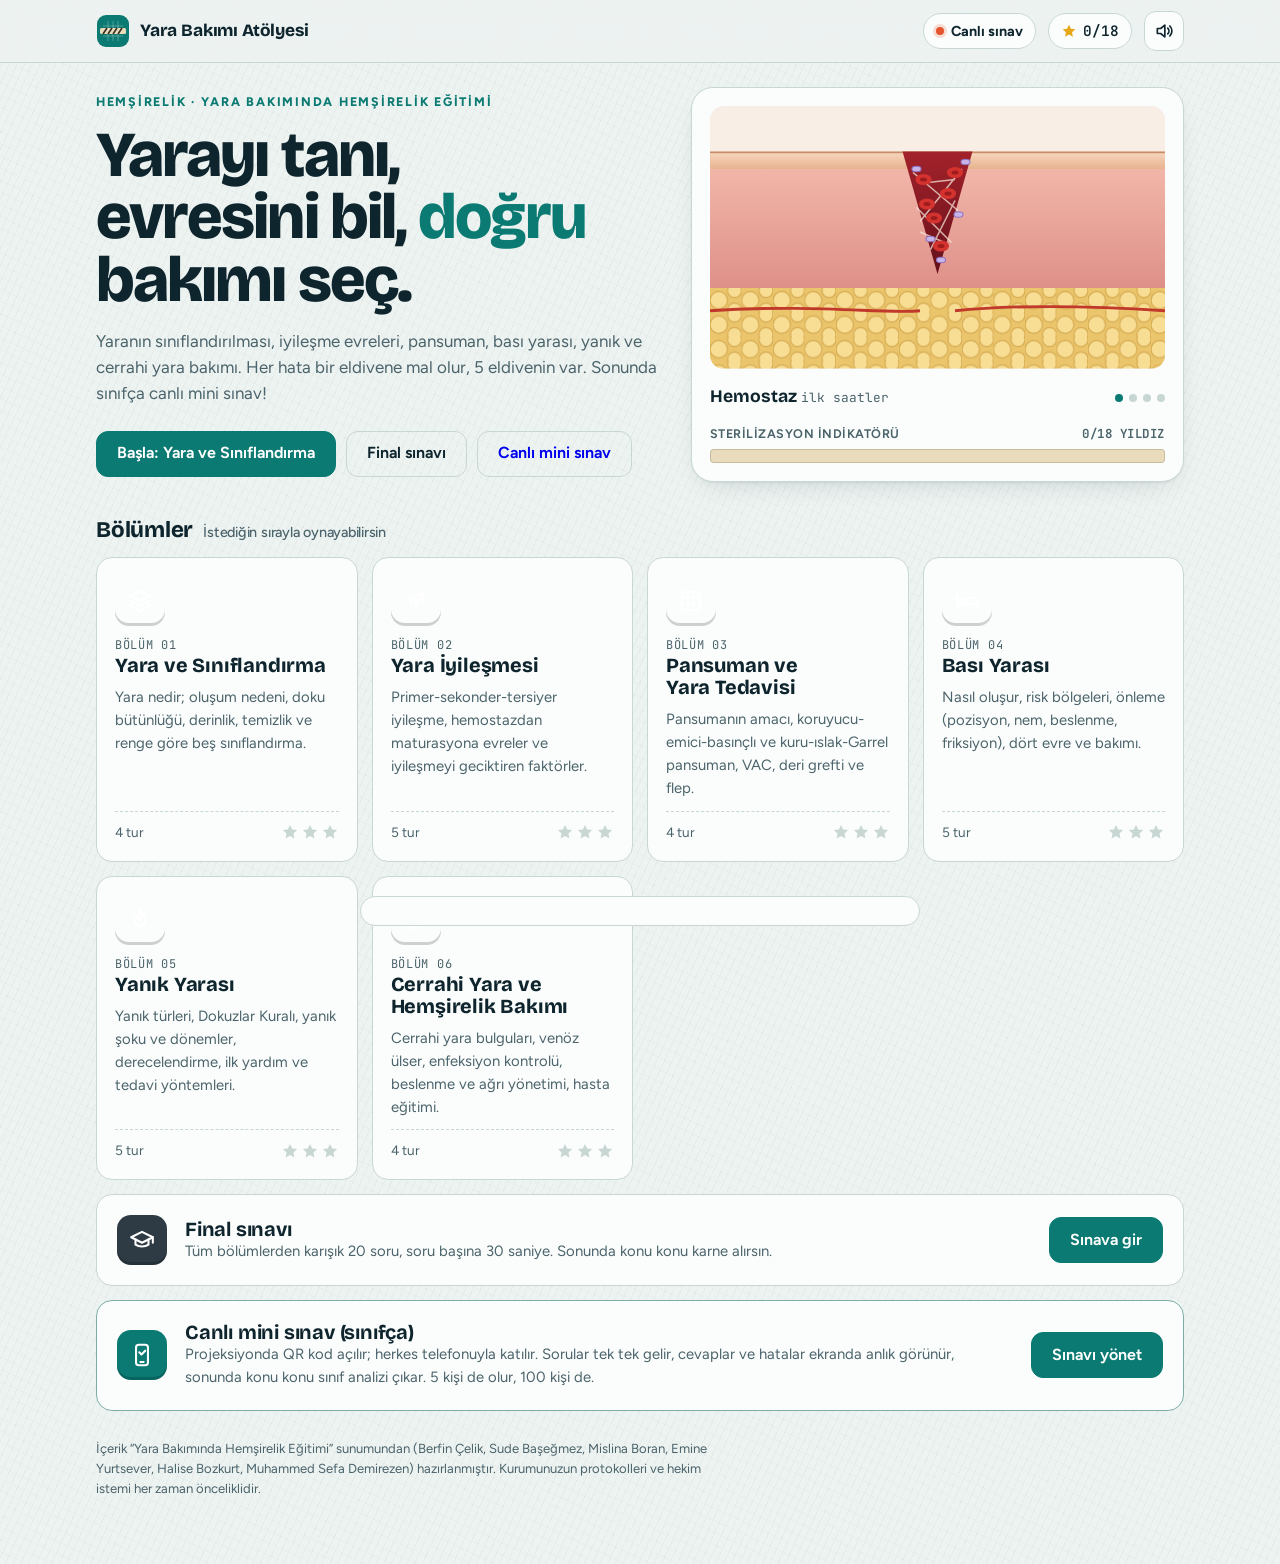
<file: docs/index.html>
<!doctype html><html lang="tr"><head><meta charset="utf-8"><meta name="viewport" content="width=device-width,initial-scale=1,viewport-fit=cover">
<title>Yara Bakımı Atölyesi</title>
<meta name="claude:viewport-fit-sides" content="cover">
<meta name="description" content="Hemşirelik öğrencileri için yanık, bası yarası ve cerrahi kesi iyileşmesi, tedavi seçimi ve aseptik pansuman oyunu.">
<link rel="preconnect" href="https://fonts.googleapis.com">
<link rel="preconnect" href="https://fonts.gstatic.com" crossorigin>
<link rel="stylesheet" href="https://fonts.googleapis.com/css2?family=Bricolage+Grotesque:opsz,wght@12..96,500..800&family=Figtree:wght@400;500;600;700&family=JetBrains+Mono:wght@500;700&display=swap">
<style>
/* Yerleşim: steril örtü kâğıdı zemin; ilerleme = otoklav indikatör bandı (çizgiler sterilizasyonla koyulaşır).
   Menü = bölüm kartları ızgarası, oyun = tek sahne kartı + üstte HUD. */
:root{
  --paper:#EDF3F1; --paper-2:#E0E9E6; --card:#FBFDFC; --card-2:#F2F7F5;
  --ink:#0F252E; --ink-2:#4B636B; --line:#C8D7D3;
  --teal:#0A7A72; --teal-ink:#FFFFFF; --teal-soft:#D3EBE7;
  --tape:#E8DCBC; --tape-ink:#3A2E21;
  --wound:#C23E37; --wound-soft:#F8E0DD; --ok:#1F7F55; --ok-soft:#D7EFE3; --warn:#A86E07;
  --fig:#E3D2C5; --fig-line:#B39784;
  --shadow:0 1px 2px rgba(15,37,46,.06), 0 10px 28px -14px rgba(15,37,46,.22);
  --f-display:"Bricolage Grotesque","Segoe UI",system-ui,sans-serif;
  --f-body:"Figtree","Segoe UI",system-ui,sans-serif;
  --f-mono:"JetBrains Mono",ui-monospace,Consolas,monospace;
  --r:16px;
}
@media (prefers-color-scheme: dark){
  :root:not([data-theme="light"]){
    --paper:#0B161B; --paper-2:#0F1E24; --card:#13242B; --card-2:#182D35;
    --ink:#E4EFED; --ink-2:#97AFB0; --line:#273E45;
    --teal:#3CC0B1; --teal-ink:#05201C; --teal-soft:#123B38;
    --tape:#3B3427; --tape-ink:#EAD5A2;
    --wound:#F2675C; --wound-soft:#3A1F1E; --ok:#4FC98F; --ok-soft:#133429; --warn:#E9B14C;
    --fig:#3A4C52; --fig-line:#62797F;
    --shadow:0 1px 2px rgba(0,0,0,.3), 0 12px 30px -14px rgba(0,0,0,.65);
    color-scheme:dark;
  }
}
:root[data-theme="dark"]{
  --paper:#0B161B; --paper-2:#0F1E24; --card:#13242B; --card-2:#182D35;
  --ink:#E4EFED; --ink-2:#97AFB0; --line:#273E45;
  --teal:#3CC0B1; --teal-ink:#05201C; --teal-soft:#123B38;
  --tape:#3B3427; --tape-ink:#EAD5A2;
  --wound:#F2675C; --wound-soft:#3A1F1E; --ok:#4FC98F; --ok-soft:#133429; --warn:#E9B14C;
  --fig:#3A4C52; --fig-line:#62797F;
  --shadow:0 1px 2px rgba(0,0,0,.3), 0 12px 30px -14px rgba(0,0,0,.65);
  color-scheme:dark;
}
*,*::before,*::after{box-sizing:border-box}
html,body{min-height:100%}
body{
  margin:0; background:var(--paper); color:var(--ink);
  font:16px/1.55 var(--f-body);
  background-image:
    repeating-linear-gradient(115deg, color-mix(in oklab, var(--ink) 3.5%, transparent) 0 1px, transparent 1px 7px),
    repeating-linear-gradient(25deg, color-mix(in oklab, var(--ink) 2%, transparent) 0 1px, transparent 1px 11px);
  -webkit-font-smoothing:antialiased;
}
button{font:inherit;color:inherit}
:focus-visible{outline:3px solid var(--teal);outline-offset:2px;border-radius:8px}
h1,h2,h3{font-family:var(--f-display);text-wrap:balance;margin:0;line-height:1.1;letter-spacing:-.01em}
p{margin:0}
.mono{font-family:var(--f-mono);font-variant-numeric:tabular-nums}

/* ---------- üst çubuk ---------- */
.appbar{
  position:sticky; top:env(safe-area-inset-top,0px); z-index:50;
  background:color-mix(in oklab, var(--paper) 86%, transparent);
  backdrop-filter:blur(10px); -webkit-backdrop-filter:blur(10px);
  border-bottom:1px solid var(--line);
}
.appbar-in{max-width:1120px;margin:0 auto;display:flex;align-items:center;gap:12px;
  padding-block:10px;padding-left:max(16px,env(safe-area-inset-left,0px));padding-right:max(16px,env(safe-area-inset-right,0px))}
.brand{display:flex;align-items:center;gap:10px;background:none;border:0;cursor:pointer;padding:4px;margin-left:-4px}
.brand-mark{width:34px;height:34px;flex:none}
.brand b{white-space:nowrap;text-align:left;font-family:var(--f-display);font-size:1.08rem;font-weight:750;letter-spacing:-.01em}
.bar-sp{flex:1}
.pill{display:inline-flex;align-items:center;gap:6px;padding:6px 12px;border-radius:999px;background:var(--card);border:1px solid var(--line);font-weight:600;font-size:.9rem}
.pill svg{width:16px;height:16px}
.icon-btn{width:40px;height:40px;border-radius:12px;border:1px solid var(--line);background:var(--card);display:grid;place-items:center;cursor:pointer}
.icon-btn svg{width:20px;height:20px}
.icon-btn:hover{border-color:var(--teal)}

.wrap{max-width:1120px;margin:0 auto;padding-block:24px 64px;
  padding-left:max(16px,env(safe-area-inset-left,0px));padding-right:max(16px,env(safe-area-inset-right,0px))}
.enter{animation:enter .45s cubic-bezier(.2,.8,.2,1)}
@keyframes enter{from{opacity:.001;transform:translateY(10px)}to{opacity:1;transform:none}}

/* ---------- butonlar ---------- */
.btn{display:inline-flex;align-items:center;justify-content:center;gap:8px;min-height:46px;padding:0 20px;border-radius:12px;border:1px solid var(--line);
  background:var(--card);font-weight:650;cursor:pointer;transition:transform .15s, box-shadow .15s, background .15s;text-decoration:none}
.btn:hover{transform:translateY(-1px);box-shadow:var(--shadow)}
.btn:active{transform:translateY(1px)}
.btn.primary{background:var(--teal);border-color:var(--teal);color:var(--teal-ink)}
.btn.ghost{background:transparent}
.btn.small{min-height:36px;padding:0 14px;font-size:.9rem;border-radius:10px}
.btn[disabled]{opacity:.5;cursor:not-allowed;transform:none;box-shadow:none}

/* ---------- indikatör bant ---------- */
.tape{position:relative;height:14px;border-radius:4px;background:var(--tape);overflow:hidden;
  box-shadow:inset 0 0 0 1px color-mix(in oklab, var(--tape-ink) 18%, transparent)}
.tape>i{position:absolute;inset:0 auto 0 0;width:var(--p,0%);transition:width .6s cubic-bezier(.2,.8,.2,1);
  background:repeating-linear-gradient(-45deg,var(--tape-ink) 0 5px,transparent 5px 13px),var(--tape)}
.tape-label{display:flex;justify-content:space-between;gap:12px;font-size:.78rem;color:var(--ink-2);margin-bottom:6px;letter-spacing:.04em;text-transform:uppercase;font-weight:650}

/* ---------- menü ---------- */
.hero{display:grid;grid-template-columns:minmax(0,1.15fr) minmax(0,1fr);gap:28px;align-items:center;margin-bottom:36px}
.eyebrow{font-size:.78rem;letter-spacing:.14em;text-transform:uppercase;color:var(--teal);font-weight:750;margin-bottom:12px}
.hero h1{font-size:clamp(2.3rem,5.6vw,4rem);font-weight:800;letter-spacing:-.03em;line-height:.98}
.hero h1 em{font-style:normal;color:var(--teal)}
.lede{margin-top:16px;max-width:52ch;color:var(--ink-2);font-size:1.06rem}
.hero-cta{display:flex;flex-wrap:wrap;gap:10px;margin-top:24px}
.hero-panel{background:var(--card);border:1px solid var(--line);border-radius:22px;padding:18px;box-shadow:var(--shadow);display:grid;gap:14px;min-width:0}
.hero-art{position:relative;aspect-ratio:260/150;max-width:100%;border-radius:14px;overflow:hidden;background:var(--card-2)}
.hero-art svg{position:absolute;inset:0;width:100%;height:100%;transition:opacity .8s}
.hero-cap{display:flex;justify-content:space-between;align-items:baseline;gap:10px;font-size:.92rem}
.hero-cap b{font-family:var(--f-display);font-size:1.1rem}
.hero-cap span{color:var(--ink-2);font-family:var(--f-mono);font-size:.8rem}
.phase-dots{display:flex;gap:6px}
.phase-dots i{width:8px;height:8px;border-radius:50%;background:var(--line);transition:background .3s}
.phase-dots i.on{background:var(--teal)}

.sec-title{font-size:1.4rem;font-weight:750;margin:6px 0 14px;display:flex;align-items:baseline;gap:10px}
.sec-title small{font:500 .9rem var(--f-body);color:var(--ink-2)}
.levels{display:grid;grid-template-columns:repeat(auto-fill,minmax(260px,1fr));gap:14px}
.lvl{position:relative;text-align:left;display:grid;grid-template-rows:auto auto 1fr auto;gap:10px;padding:18px;border-radius:var(--r);
  background:var(--card);border:1px solid var(--line);cursor:pointer;transition:transform .2s, box-shadow .2s, border-color .2s;min-width:0}
.lvl:hover{transform:translateY(-3px);box-shadow:var(--shadow);border-color:color-mix(in oklab,var(--c) 55%,var(--line))}
.lvl-top{display:flex;align-items:center;justify-content:space-between;gap:10px}
.lvl-ic{width:50px;height:50px;border-radius:14px;background:var(--c);display:grid;place-items:center;color:#fff;
  box-shadow:inset 0 -3px 0 rgba(0,0,0,.18)}
.lvl-ic svg{width:26px;height:26px}
.lvl-num{font-family:var(--f-mono);font-size:.75rem;color:var(--ink-2);letter-spacing:.06em}
.lvl h3{font-size:1.25rem;font-weight:750}
.lvl p{color:var(--ink-2);font-size:.93rem}
.lvl-foot{display:flex;align-items:center;justify-content:space-between;gap:8px;padding-top:10px;border-top:1px dashed var(--line);font-size:.85rem;color:var(--ink-2)}
.stars{display:inline-flex;gap:2px}
.stars svg{width:18px;height:18px}
.star-on{fill:#E6A817}
.star-off{fill:var(--line)}
.done-tag{position:absolute;top:14px;right:14px;font-size:.7rem;font-weight:750;letter-spacing:.08em;text-transform:uppercase;color:var(--ok);background:var(--ok-soft);padding:3px 8px;border-radius:999px}
.final-card{margin-top:14px;display:grid;grid-template-columns:auto minmax(0,1fr) auto;gap:18px;align-items:center;padding:20px;border-radius:var(--r);
  background:var(--card);border:1px solid var(--line)}
.final-card h3{font-size:1.25rem}
.final-card p{color:var(--ink-2);font-size:.93rem}
.final-card .lvl-ic{--c:#2E3B44}
.final-card.live-card{border-color:color-mix(in oklab,var(--teal) 45%,var(--line))}
.final-card.live-card .lvl-ic{--c:#0A7A72}
a.btn{text-decoration:none}
.live-pill{text-decoration:none;color:inherit;gap:7px;font-weight:700}
.live-pill:hover{border-color:var(--teal)}
.live-dot{width:8px;height:8px;border-radius:50%;background:#E4552F;box-shadow:0 0 0 3px rgba(228,85,47,.2)}
@media (max-width:520px){.live-pill{font-size:0;gap:0}.live-pill .live-dot{margin:0}}
.foot-note{margin-top:28px;font-size:.82rem;color:var(--ink-2);max-width:80ch}

/* ---------- hatırlatma ---------- */
.intro-head{display:flex;gap:16px;align-items:center;margin-bottom:18px;flex-wrap:wrap}
.intro-head h1{font-size:clamp(1.8rem,4vw,2.6rem);font-weight:800;letter-spacing:-.02em}
.intro-head p{color:var(--ink-2)}
.refs{display:grid;grid-template-columns:repeat(auto-fill,minmax(280px,1fr));gap:14px}
.ref{background:var(--card);border:1px solid var(--line);border-radius:var(--r);padding:18px;min-width:0}
.ref h3{font-size:1.08rem;margin-bottom:10px}
.ref ul{margin:0;padding-left:18px;display:grid;gap:6px;font-size:.93rem}
.ref li::marker{color:var(--teal)}
.ref b{font-weight:700}
.ref-art{margin:-4px -4px 10px;border-radius:10px;background:var(--card-2);overflow:hidden}
.ref-art svg{display:block;width:100%;height:auto}
.sticky-cta{position:sticky;bottom:0;margin-top:20px;padding-block:14px calc(14px + env(safe-area-inset-bottom,0px));
  background:linear-gradient(transparent,var(--paper) 30%);display:flex;justify-content:flex-end;gap:10px;flex-wrap:wrap}

/* ---------- oyun HUD ---------- */
.play-head{display:grid;grid-template-columns:auto minmax(0,1fr) auto auto;gap:14px;align-items:center;margin-bottom:12px}
.ph-title{min-width:0}
.ph-title small{display:block;font-size:.78rem;color:var(--ink-2);font-weight:650;letter-spacing:.06em;text-transform:uppercase}
.ph-title b{font-family:var(--f-display);font-size:1.15rem;display:block;white-space:nowrap;overflow:hidden;text-overflow:ellipsis}
.lives{display:flex;gap:2px}
.lives svg{width:24px;height:24px;transition:transform .3s, opacity .3s}
.glove{fill:var(--teal-soft);stroke:var(--teal);stroke-width:1.4}
.lives .lost{opacity:.3;transform:scale(.8) rotate(-12deg)}
.lives .lost .glove{fill:var(--wound-soft);stroke:var(--wound)}
.lives.hit{animation:shake .45s}
.score{font-family:var(--f-mono);font-weight:700;font-size:1.05rem;background:var(--card);border:1px solid var(--line);border-radius:10px;padding:6px 10px;min-width:72px;text-align:right}
.streak{font-size:.72rem;color:var(--warn);font-weight:700;display:block;text-align:right;min-height:1em}

.stage{margin-top:14px;background:var(--card);border:1px solid var(--line);border-radius:22px;padding:clamp(16px,3vw,28px);box-shadow:var(--shadow);min-width:0}
.stage-h{display:flex;align-items:flex-start;justify-content:space-between;gap:12px;flex-wrap:wrap;margin-bottom:6px}
.stage h2{font-size:clamp(1.3rem,3vw,1.75rem);font-weight:750}
.round-type{font-size:.72rem;font-weight:750;letter-spacing:.1em;text-transform:uppercase;color:var(--teal);background:var(--teal-soft);padding:4px 10px;border-radius:999px;white-space:nowrap}
.prompt{color:var(--ink-2);margin-bottom:16px;max-width:70ch}
.how{font-size:.85rem;color:var(--ink-2);margin-bottom:12px;display:flex;align-items:center;gap:8px}
.how svg{width:16px;height:16px;flex:none}

/* eşleştirme */
.chip-tray{display:flex;flex-wrap:wrap;gap:8px;margin-bottom:18px;padding:12px;border-radius:14px;background:var(--card-2);border:1px dashed var(--line);min-height:62px}
.chip{touch-action:none;user-select:none;-webkit-user-select:none;cursor:grab;border:1.5px solid var(--line);background:var(--card);border-radius:999px;padding:9px 16px;font-weight:650;font-size:.95rem;
  box-shadow:0 2px 0 var(--line);transition:transform .15s,border-color .15s,box-shadow .15s}
.chip:hover{border-color:var(--teal)}
.chip.sel{border-color:var(--teal);background:var(--teal-soft);transform:translateY(-2px);box-shadow:0 4px 0 var(--teal)}
.chip.dragging{opacity:.35}
.drag-ghost{position:fixed;left:0;top:0;z-index:1000;pointer-events:none;box-shadow:0 18px 40px -12px rgba(0,0,0,.45)!important;opacity:.96}
.targets{display:grid;grid-template-columns:repeat(auto-fill,minmax(220px,1fr));gap:12px}
.targets.timeline{grid-template-columns:repeat(4,minmax(0,1fr));position:relative}
.target{position:relative;border:1.5px solid var(--line);border-radius:14px;background:var(--card-2);padding:10px;display:grid;gap:8px;align-content:start;transition:border-color .2s, box-shadow .2s, transform .2s;cursor:pointer;min-width:0}
.picking .target:not(.done){border-style:dashed;border-color:color-mix(in oklab,var(--teal) 60%,var(--line))}
.target.hover{border-color:var(--teal);box-shadow:0 0 0 4px var(--teal-soft);transform:scale(1.01)}
.target.done{border-color:var(--ok);background:color-mix(in oklab,var(--ok-soft) 55%,var(--card-2));cursor:default}
.t-art{border-radius:10px;overflow:hidden;background:var(--card)}
.t-art svg{display:block;width:100%;height:auto}
.t-time{font-family:var(--f-mono);font-size:.78rem;font-weight:700;color:var(--teal)}
.t-cap{font-size:.9rem;font-weight:600;line-height:1.35}
.slot{min-height:42px;border:1.5px dashed var(--line);border-radius:10px;display:grid;place-items:center;padding:6px;text-align:center}
.slot-ph{font-size:.8rem;color:var(--ink-2)}
.slot-fill{font-weight:750;color:var(--ok);animation:pop .4s}
.target.done .slot{border-style:solid;border-color:var(--ok);background:var(--card)}
.t-reveal{font-size:.83rem;color:var(--ink-2);animation:enter .4s}

/* sıralama */
.order-grid{display:grid;grid-template-columns:minmax(0,1fr) minmax(0,1fr);gap:20px;align-items:start}
.col-h{font-size:.8rem;letter-spacing:.1em;text-transform:uppercase;color:var(--ink-2);margin-bottom:10px;font-family:var(--f-body);font-weight:750;display:flex;justify-content:space-between}
.pool{display:grid;gap:8px}
.step{touch-action:none;user-select:none;-webkit-user-select:none;text-align:left;display:flex;gap:10px;align-items:center;padding:11px 14px;border-radius:12px;border:1.5px solid var(--line);
  background:var(--card-2);cursor:grab;font-size:.94rem;font-weight:550;transition:transform .2s,opacity .3s,border-color .2s,max-height .35s,padding .35s,margin .35s;max-height:140px}
.step:hover{border-color:var(--teal)}
.grip{width:10px;height:18px;flex:none;background:radial-gradient(circle,var(--ink-2) 1.2px,transparent 1.6px) 0 0/5px 6px;opacity:.6}
.step.used{opacity:0;max-height:0;padding-block:0;border-width:0;margin:-4px 0;overflow:hidden}
.step.trap{text-decoration:line-through;color:var(--wound);border-color:var(--wound);background:var(--wound-soft);cursor:not-allowed}
.step.hint{animation:pulseRing 1s 3}
.seq{position:relative;list-style:none;margin:0;padding:12px;border-radius:14px;border:1.5px dashed var(--line);background:var(--card-2);display:grid;gap:6px;max-height:640px;overflow:auto}
.seq.hover{border-color:var(--teal);box-shadow:0 0 0 4px var(--teal-soft)}
.seq-slot{display:flex;gap:10px;align-items:flex-start;padding:7px 10px;border-radius:10px;font-size:.88rem;color:var(--ink-2)}
.seq-slot .num{font-family:var(--f-mono);font-weight:700;font-size:.78rem;width:24px;height:24px;border-radius:7px;display:grid;place-items:center;background:var(--card);border:1px solid var(--line);flex:none}
.seq-slot.next{background:var(--card);outline:2px dashed var(--teal);outline-offset:-2px}
.seq-slot.filled{color:var(--ink);background:var(--card);animation:enter .35s}
.seq-slot.filled .num{background:var(--ok);border-color:var(--ok);color:#fff}

/* soru */
.q-card{display:grid;gap:14px;animation:enter .35s}
.q-label{font-family:var(--f-mono);font-size:.78rem;color:var(--ink-2);display:flex;justify-content:space-between;gap:10px}
.q-art{max-width:460px;border-radius:12px;overflow:hidden;background:var(--card-2)}
.q-art svg{display:block;width:100%;height:auto}
.q-text{font-size:clamp(1.12rem,2.4vw,1.35rem);font-weight:700;line-height:1.3;max-width:62ch}
.opts{display:grid;grid-template-columns:repeat(auto-fit,minmax(min(100%,300px),1fr));gap:10px}
.opt{display:flex;gap:12px;align-items:flex-start;text-align:left;padding:13px 14px;border-radius:12px;border:1.5px solid var(--line);background:var(--card-2);cursor:pointer;font-weight:550;transition:border-color .2s,background .2s,opacity .2s,transform .15s}
.opt:hover{border-color:var(--teal);transform:translateY(-1px)}
.opt-k{font-family:var(--f-mono);font-weight:700;font-size:.8rem;width:26px;height:26px;border-radius:8px;display:grid;place-items:center;background:var(--card);border:1px solid var(--line);flex:none}
.answered .opt{cursor:default;transform:none}
.answered .opt:not(.right):not(.wrong){opacity:.5}
.opt.right{border-color:var(--ok);background:var(--ok-soft)}
.opt.right .opt-k{background:var(--ok);border-color:var(--ok);color:#fff}
.opt.wrong{border-color:var(--wound);background:var(--wound-soft)}
.opt.wrong .opt-k{background:var(--wound);border-color:var(--wound);color:#fff}
.tf .opts{grid-template-columns:1fr 1fr}
.tf .opt{justify-content:center;align-items:center;font-size:1.1rem;font-weight:750;min-height:64px}
.tf .opt-k{display:none}
.tf .q-text{font-size:clamp(1.15rem,2.8vw,1.55rem);padding:22px;border-radius:16px;background:var(--card-2);border:1px solid var(--line)}
.why{display:flex;gap:12px;padding:14px 16px;border-radius:12px;background:var(--teal-soft);font-size:.95rem;animation:enter .35s}
.why.bad{background:var(--wound-soft)}
.why svg{width:22px;height:22px;flex:none;margin-top:1px}
.q-actions{display:flex;justify-content:flex-end}
.qtimer{height:6px;border-radius:3px;background:var(--line);overflow:hidden}
.qtimer>i{display:block;height:100%;width:100%;background:var(--teal);transform-origin:left;transition:transform linear}
.qtimer.low>i{background:var(--wound)}

/* yüzde hesabı */
.tbsa{display:grid;grid-template-columns:minmax(0,1.3fr) minmax(0,1fr);gap:20px;align-items:start}
.case{padding:16px;border-radius:14px;background:var(--card-2);border:1px solid var(--line);font-size:1rem}
.case b{font-family:var(--f-display)}
.bodies{display:flex;justify-content:center;gap:clamp(10px,4vw,40px)}
.body-v{display:grid;justify-items:center;gap:4px;font-size:.8rem;color:var(--ink-2);font-weight:650;flex:1;max-width:190px}
.body-v svg{width:100%;height:auto;overflow:visible}
.rg{fill:var(--fig);stroke:var(--fig-line);stroke-width:1;cursor:pointer;transition:fill .25s, filter .25s}
.rg:hover{filter:brightness(1.06)}
.rg.on{fill:url(#gBurn);stroke:#9E2B1D}
.rg.miss{stroke:var(--wound);stroke-width:2.4;stroke-dasharray:4 3}
.rg.extra{fill:url(#gHatch);stroke:var(--wound);stroke-width:2}
.rg:focus-visible{outline:none;stroke:var(--teal);stroke-width:3}
.side-l{font:600 9px var(--f-body);fill:var(--ink-2)}
.tbsa-total{display:block;font-family:var(--f-mono);font-weight:700;font-size:clamp(2.2rem,6vw,3.2rem);line-height:1;color:var(--wound)}
.nines{display:grid;grid-template-columns:1fr auto;gap:4px 14px;font-size:.88rem;margin-top:10px;padding:12px;border-radius:12px;border:1px solid var(--line)}
.nines span:nth-child(even){font-family:var(--f-mono);font-weight:700;text-align:right}
.tbsa-actions{display:flex;gap:8px;flex-wrap:wrap;margin-top:14px}

/* sahne / nokta avı */
.scene-wrap{display:grid;gap:12px}
.scene{border-radius:16px;overflow:hidden;border:1px solid var(--line);background:var(--card-2)}
.scene svg{display:block;width:100%;height:auto}
.counter{display:flex;align-items:center;gap:10px;font-weight:650}
.counter .mono{font-size:1.2rem}
.spot{cursor:pointer;outline:none}
.spot .hit{fill:rgba(255,255,255,0);stroke:transparent;stroke-width:3;transition:fill .2s, stroke .2s}
.spot:hover .hit,.spot:focus-visible .hit{fill:rgba(255,255,255,.14);stroke:rgba(255,255,255,.85);stroke-dasharray:6 5}
.spot.found .hit{fill:rgba(46,180,110,.18);stroke:#2EB46E;stroke-width:4;stroke-dasharray:none}
.spot.fine .hit{fill:rgba(255,255,255,.08);stroke:rgba(255,255,255,.7);stroke-dasharray:2 4}
.spot.checked{cursor:default}
.pin{fill:#fff;stroke:#0A7A72;stroke-width:3;transform-box:fill-box;transform-origin:center;animation:pinPulse 1.8s infinite}
.spot.found .pin{fill:#2EB46E;stroke:#fff;animation:none}
.spot.fine .pin{fill:#9AA7AB;stroke:#fff;animation:none}
.spot-lbl{font:700 13px var(--f-body);fill:#10262F;paint-order:stroke;stroke:#fff;stroke-width:4px;stroke-linejoin:round;text-anchor:middle;pointer-events:none}
.spot.found .spot-lbl{fill:#14633F}
@keyframes pinPulse{0%,100%{transform:scale(1)}50%{transform:scale(1.25)}}

/* tampon oyunu */
.swab{display:grid;grid-template-columns:minmax(0,340px) minmax(0,1fr);gap:22px;align-items:start}
.swab-svg{display:block;width:100%;height:auto;touch-action:none;cursor:crosshair;border-radius:18px;user-select:none;-webkit-user-select:none}
.sw-live{fill:none;stroke:#fff;stroke-width:16;stroke-linecap:round;stroke-linejoin:round;opacity:.75}
.sw-ok{fill:none;stroke:rgba(255,255,255,.35);stroke-width:24;stroke-linecap:round;stroke-linejoin:round}
.sw-bad{fill:none;stroke:#E2483C;stroke-width:12;stroke-linecap:round;opacity:.8;transition:opacity 1.2s}
.dirt circle{transition:opacity .6s, transform .6s;transform-box:fill-box;transform-origin:center}
.dirt circle.gone{opacity:0;transform:scale(.2)}
.checks{display:grid;gap:10px;margin:0;padding:0;list-style:none}
.checks li{display:flex;gap:12px;align-items:center;padding:12px 14px;border-radius:12px;background:var(--card-2);border:1px solid var(--line);font-weight:600}
.checks li .ck{width:26px;height:26px;border-radius:50%;border:2px solid var(--line);display:grid;place-items:center;flex:none;font-family:var(--f-mono);font-size:.75rem}
.checks li.ok{border-color:var(--ok)}
.checks li.ok .ck{background:var(--ok);border-color:var(--ok);color:#fff}
.gauzes{display:flex;flex-wrap:wrap;gap:6px;margin-top:12px;min-height:30px}
.gauzes i{width:24px;height:24px;border-radius:5px;background:repeating-linear-gradient(0deg,#fff 0 3px,#E8E8E8 3px 4px),#fff;border:1px solid #CFCFCF;animation:pop .35s}
.gauzes i.bad{background:repeating-linear-gradient(0deg,#F6D4D0 0 3px,#EDB5AE 3px 4px);border-color:#D88}
.rule-box{margin-top:14px;font-size:.88rem;color:var(--ink-2);padding:12px 14px;border-radius:12px;border:1px dashed var(--line)}

/* bildirim */
.toast{position:fixed;left:50%;bottom:calc(16px + env(safe-area-inset-bottom,0px));z-index:900;width:min(560px,calc(100% - 32px));
  transform:translate(-50%,140%);transition:transform .35s cubic-bezier(.2,.8,.2,1);display:flex;gap:12px;align-items:flex-start;
  padding:14px 14px 14px 16px;border-radius:16px;background:var(--card);border:1px solid var(--line);box-shadow:0 20px 50px -18px rgba(0,0,0,.45)}
.toast.show{transform:translate(-50%,0)}
.toast-ic{width:30px;height:30px;border-radius:50%;display:grid;place-items:center;font-weight:800;flex:none;background:var(--teal-soft);color:var(--teal)}
.toast.ok .toast-ic{background:var(--ok);color:#fff}
.toast.bad .toast-ic{background:var(--wound);color:#fff}
.toast.bad{border-color:color-mix(in oklab,var(--wound) 50%,var(--line))}
.toast.ok{border-color:color-mix(in oklab,var(--ok) 50%,var(--line))}
.toast-body{flex:1;min-width:0;font-size:.93rem}
.toast-body strong{display:block;font-family:var(--f-display);font-size:1.02rem;margin-bottom:2px}
.toast-x{background:none;border:0;font-size:1.4rem;line-height:1;cursor:pointer;color:var(--ink-2);padding:2px 6px}

/* katmanlar */
.overlay{position:fixed;inset:0;z-index:800;display:grid;place-items:center;padding:16px;background:color-mix(in oklab,var(--paper) 55%,transparent);backdrop-filter:blur(6px);-webkit-backdrop-filter:blur(6px);animation:fade .3s}
.ov-card{width:min(420px,100%);background:var(--card);border:1px solid var(--line);border-radius:22px;padding:28px;text-align:center;box-shadow:var(--shadow);display:grid;gap:10px;justify-items:center}
.ov-card h3{font-size:1.5rem}
.ov-card p{color:var(--ink-2)}
.ov-check{width:64px;height:64px;border-radius:50%;background:var(--ok);display:grid;place-items:center;color:#fff}
.ov-check svg{width:34px;height:34px}
.result{max-width:640px;margin:20px auto;text-align:center;display:grid;gap:16px;justify-items:center}
.result h1{font-size:clamp(2rem,5vw,2.8rem);font-weight:800}
.big-stars{display:flex;gap:10px}
.big-stars svg{width:clamp(48px,12vw,72px);height:auto}
.big-stars svg{animation:starIn .6s cubic-bezier(.2,1.6,.4,1) both}
.big-stars svg:nth-child(2){animation-delay:.18s}
.big-stars svg:nth-child(3){animation-delay:.36s}
.stats{display:grid;grid-template-columns:repeat(4,minmax(0,1fr));gap:10px;width:100%}
.stat{background:var(--card);border:1px solid var(--line);border-radius:14px;padding:14px 10px}
.stat b{display:block;font-family:var(--f-mono);font-size:1.45rem;font-variant-numeric:tabular-nums}
.stat span{font-size:.78rem;color:var(--ink-2);text-transform:uppercase;letter-spacing:.06em;font-weight:650}
.res-actions{display:flex;flex-wrap:wrap;gap:10px;justify-content:center}
.karne{width:100%;display:grid;gap:10px;text-align:left;background:var(--card);border:1px solid var(--line);border-radius:16px;padding:18px}
.karne-row{display:grid;grid-template-columns:minmax(0,150px) minmax(0,1fr) auto;gap:12px;align-items:center;font-size:.92rem}
.karne-row .mono{font-weight:700}
.fail-art svg{width:120px;height:120px}

.floater{position:fixed;z-index:950;pointer-events:none;font-family:var(--f-mono);font-weight:800;color:var(--ok);font-size:1.1rem;animation:floatUp .9s ease-out forwards;text-shadow:0 1px 0 var(--card)}
#fx{position:fixed;inset:0;width:100%;height:100%;pointer-events:none;z-index:990}

/* çizim animasyonları */
.drift{animation:drift 3.4s ease-in-out infinite alternate;transform-box:fill-box;transform-origin:center}
.wobble{animation:wobble 2.6s ease-in-out infinite;transform-box:fill-box;transform-origin:center}
.pulse{animation:pulseOp 2.4s ease-in-out infinite}
.creep{animation:creep 3.2s ease-in-out infinite alternate;transform-box:fill-box}
.creep.r{transform-origin:right}
.creep.l{transform-origin:left}
.smoke{animation:smoke 3s ease-in-out infinite;opacity:.5}
.lbl text{font:650 9px var(--f-body);fill:#2B1C16;paint-order:stroke;stroke:rgba(255,248,240,.8);stroke-width:2.6px;stroke-linejoin:round;text-anchor:end}
.depth-t{font:700 8.5px var(--f-mono);fill:#B3261E}

.shake{animation:shake .45s}
@keyframes shake{0%,100%{transform:translateX(0)}20%{transform:translateX(-7px)}40%{transform:translateX(6px)}60%{transform:translateX(-4px)}80%{transform:translateX(3px)}}
@keyframes pop{0%{transform:scale(.6);opacity:0}70%{transform:scale(1.08)}100%{transform:scale(1);opacity:1}}
@keyframes fade{from{opacity:0}to{opacity:1}}
@keyframes floatUp{from{transform:translate(-50%,0);opacity:1}to{transform:translate(-50%,-46px);opacity:0}}
@keyframes starIn{from{transform:scale(0) rotate(-40deg);opacity:0}to{transform:none;opacity:1}}
@keyframes drift{from{transform:translate(-3px,-2px)}to{transform:translate(4px,3px)}}
@keyframes wobble{0%,100%{transform:translate(0,0) scale(1)}33%{transform:translate(3px,-2px) scale(1.06)}66%{transform:translate(-2px,2px) scale(.96)}}
@keyframes pulseOp{0%,100%{opacity:.35}50%{opacity:.75}}
@keyframes creep{from{transform:scaleX(.55)}to{transform:scaleX(1)}}
@keyframes smoke{0%{transform:translateY(0);opacity:0}30%{opacity:.5}100%{transform:translateY(-14px);opacity:0}}
@keyframes pulseRing{0%,100%{box-shadow:0 0 0 0 var(--teal-soft);border-color:var(--teal)}50%{box-shadow:0 0 0 8px var(--teal-soft)}}

@media (max-width:820px){
  .hero{grid-template-columns:minmax(0,1fr)}
  .order-grid,.tbsa,.swab{grid-template-columns:minmax(0,1fr)}
  .targets.timeline{grid-template-columns:repeat(2,minmax(0,1fr))}
  .final-card{grid-template-columns:auto minmax(0,1fr)}
  .final-card .btn{grid-column:1/-1}
  .stats{grid-template-columns:repeat(2,minmax(0,1fr))}
  .swab-svg{max-width:340px;margin:0 auto}
}
@media (max-width:520px){
  .play-head{grid-template-columns:auto minmax(0,1fr) auto}
  .play-head .lives{grid-column:1/-1;grid-row:2;justify-content:center}
  .targets{grid-template-columns:minmax(0,1fr) minmax(0,1fr)}
  .targets.timeline{grid-template-columns:minmax(0,1fr) minmax(0,1fr)}
  .t-cap{font-size:.82rem}
  .chip{padding:8px 12px;font-size:.88rem}
  .brand b{font-size:.98rem}
  .karne-row{grid-template-columns:minmax(0,1fr) auto}
  .karne-row .tape{grid-column:1/-1;grid-row:2}
}
@media (prefers-reduced-motion: reduce){
  *,*::before,*::after{animation-duration:.001ms!important;animation-iteration-count:1!important;transition-duration:.001ms!important}
}
</style>
</head><body>
<svg width="0" height="0" style="position:absolute" aria-hidden="true" focusable="false">
  <defs>
    <linearGradient id="gBurn" x1="0" y1="0" x2="0" y2="1">
      <stop offset="0" stop-color="#F8A23E"/><stop offset=".55" stop-color="#E4552F"/><stop offset="1" stop-color="#B42F1F"/>
    </linearGradient>
    <pattern id="gHatch" width="6" height="6" patternUnits="userSpaceOnUse" patternTransform="rotate(45)">
      <rect width="6" height="6" fill="#F3D1CC"/><path d="M0 0v6" stroke="#C23E37" stroke-width="2"/>
    </pattern>
  </defs>
</svg>
<header class="appbar">
  <div class="appbar-in">
    <button class="brand" id="homeBtn" type="button" aria-label="Ana menü">
      <svg class="brand-mark" viewBox="0 0 34 34" aria-hidden="true">
        <rect x="1" y="1" width="32" height="32" rx="9" fill="#0A7A72"/>
        <path d="M7 12h20M7 17h20M7 22h20M12 7v20M17 7v20M22 7v20" stroke="#fff" stroke-opacity=".28" stroke-width="1"/>
        <rect x="4" y="14" width="26" height="6" rx="1.5" fill="#E8DCBC"/>
        <path d="M7 20l4-6M12 20l4-6M17 20l4-6M22 20l4-6" stroke="#3A2E21" stroke-width="1.6"/>
      </svg>
      <b>Yara Bakımı Atölyesi</b>
    </button>
    <span class="bar-sp"></span>
    <a class="pill live-pill" href="sinav/" title="Canlı mini sınavı aç (yönetici ekranı)"><span class="live-dot" aria-hidden="true"></span>Canlı sınav</a>
    <span class="pill" id="starPill" title="Toplam yıldız"></span>
    <button class="icon-btn" id="soundBtn" type="button" aria-label="Sesi kapat"></button>
  </div>
</header>
<div id="app"></div>
<div id="toast" class="toast" role="status" aria-live="polite"></div>
<canvas id="fx" aria-hidden="true"></canvas>
<script>
/* ================= yardımcılar ================= */
const $ = (s, r = document) => r.querySelector(s);
const $$ = (s, r = document) => [...r.querySelectorAll(s)];
const NS = 'http://www.w3.org/2000/svg';
function h(tag, attrs, ...kids) {
  const el = document.createElement(tag);
  for (const [k, v] of Object.entries(attrs || {})) {
    if (v == null || v === false) continue;
    if (k === 'class') el.className = v;
    else if (k === 'html') el.innerHTML = v;
    else if (k.startsWith('on') && typeof v === 'function') el.addEventListener(k.slice(2).toLowerCase(), v);
    else if (k === 'style' && typeof v === 'object') Object.assign(el.style, v);
    else el.setAttribute(k, v === true ? '' : v);
  }
  for (const kid of kids.flat(Infinity)) {
    if (kid == null || kid === false) continue;
    el.append(kid.nodeType ? kid : document.createTextNode(String(kid)));
  }
  return el;
}
const shuffle = (a) => { a = [...a]; for (let i = a.length - 1; i > 0; i--) { const j = (Math.random() * (i + 1)) | 0; [a[i], a[j]] = [a[j], a[i]]; } return a; };
const fmt = (n) => n.toLocaleString('tr-TR', { maximumFractionDigits: 1 });
const reduceMotion = (() => { try { return matchMedia('(prefers-reduced-motion: reduce)').matches; } catch (e) { return false; } })();
const cssVar = (v) => getComputedStyle(document.documentElement).getPropertyValue(v).trim();
let _uid = 0; const uid = (p) => p + (++_uid);

const ICON = {
  check: '<svg viewBox="0 0 24 24" fill="none" stroke="currentColor" stroke-width="3" stroke-linecap="round" stroke-linejoin="round"><path d="M5 12.5l4.5 4.5L19 7.5"/></svg>',
  info: '<svg viewBox="0 0 24 24" fill="none" stroke="currentColor" stroke-width="2" stroke-linecap="round"><circle cx="12" cy="12" r="9"/><path d="M12 11v6M12 7.5v.5"/></svg>',
  back: '<svg viewBox="0 0 24 24" fill="none" stroke="currentColor" stroke-width="2.2" stroke-linecap="round" stroke-linejoin="round"><path d="M15 5l-7 7 7 7"/></svg>',
  hand: '<svg viewBox="0 0 24 24" fill="none" stroke="currentColor" stroke-width="1.8" stroke-linecap="round" stroke-linejoin="round"><path d="M9 11V5a1.5 1.5 0 0 1 3 0v5M12 10V4a1.5 1.5 0 0 1 3 0v6M15 10V6a1.5 1.5 0 0 1 3 0v7c0 4-2.5 7-6 7-2.5 0-4-1-5.5-3L4 13a1.5 1.5 0 0 1 2.3-2L9 13.5"/></svg>',
  soundOn: '<svg viewBox="0 0 24 24" fill="none" stroke="currentColor" stroke-width="2" stroke-linecap="round" stroke-linejoin="round"><path d="M4 9v6h4l5 4V5L8 9z"/><path d="M16.5 8.5a5 5 0 0 1 0 7M19 6a8.5 8.5 0 0 1 0 12"/></svg>',
  soundOff: '<svg viewBox="0 0 24 24" fill="none" stroke="currentColor" stroke-width="2" stroke-linecap="round" stroke-linejoin="round"><path d="M4 9v6h4l5 4V5L8 9z"/><path d="M17 9l5 6M22 9l-5 6"/></svg>',
  star: (on) => `<svg viewBox="0 0 24 24" aria-hidden="true"><path class="${on ? 'star-on' : 'star-off'}" d="M12 2.5l2.9 6.1 6.6.8-4.9 4.6 1.3 6.6L12 17.3 6.1 20.6l1.3-6.6L2.5 9.4l6.6-.8z"/></svg>`,
  glove: '<svg viewBox="0 0 24 24" aria-hidden="true"><path class="glove" d="M7.2 21.5v-5.2L4.3 12.4a1.5 1.5 0 0 1 2.3-1.9l1.8 2V4.6a1.3 1.3 0 0 1 2.6 0V10V3.3a1.3 1.3 0 0 1 2.6 0V10V4.2a1.3 1.3 0 0 1 2.6 0v6.3V6.4a1.3 1.3 0 0 1 2.6 0v8.8c0 3.6-2.3 6.3-5.6 6.3z"/></svg>',
  bulb: '<svg viewBox="0 0 24 24" fill="none" stroke="currentColor" stroke-width="2" stroke-linecap="round" stroke-linejoin="round"><path d="M9 18h6M10 21h4M12 3a6 6 0 0 0-3.5 10.9c.6.5 1 1.2 1 2.1h5c0-.9.4-1.6 1-2.1A6 6 0 0 0 12 3z"/></svg>',
};
const starsHTML = (n, max = 3) => Array.from({ length: max }, (_, i) => ICON.star(i < n)).join('');

/* ================= kayıt ================= */
const STORE_KEY = 'yara-bakimi-atolyesi-v2';
const Store = {
  data: { levels: {}, final: null, sound: true },
  load() { try { const d = JSON.parse(localStorage.getItem(STORE_KEY) || 'null'); if (d) this.data = { ...this.data, ...d, levels: d.levels || {} }; } catch (e) { } },
  save() { try { localStorage.setItem(STORE_KEY, JSON.stringify(this.data)); } catch (e) { } },
};

/* ================= ses ================= */
const Sound = {
  ctx: null,
  ensure() {
    if (!this.ctx) { try { this.ctx = new (window.AudioContext || window.webkitAudioContext)(); } catch (e) { return null; } }
    if (this.ctx.state === 'suspended') this.ctx.resume().catch(() => { });
    return this.ctx;
  },
  tone(freq, dur = 0.12, type = 'sine', when = 0, vol = 0.1) {
    if (!Store.data.sound) return;
    const c = this.ensure(); if (!c) return;
    const t = c.currentTime + when, o = c.createOscillator(), g = c.createGain();
    o.type = type; o.frequency.setValueAtTime(freq, t);
    g.gain.setValueAtTime(0.0001, t); g.gain.exponentialRampToValueAtTime(vol, t + 0.012); g.gain.exponentialRampToValueAtTime(0.0001, t + dur);
    o.connect(g).connect(c.destination); o.start(t); o.stop(t + dur + 0.03);
  },
  ok() { this.tone(660, 0.1, 'triangle'); this.tone(990, 0.18, 'triangle', 0.08); },
  bad() { this.tone(196, 0.22, 'sawtooth', 0, 0.05); this.tone(147, 0.28, 'sawtooth', 0.07, 0.045); },
  tap() { this.tone(540, 0.05, 'sine', 0, 0.04); },
  win() { [523, 659, 784, 1046].forEach((f, i) => this.tone(f, 0.2, 'triangle', i * 0.09, 0.09)); },
};

/* ================= efektler ================= */
const FX = {
  cv: null, ctx: null, parts: [], raf: 0,
  init() {
    this.cv = $('#fx'); this.ctx = this.cv.getContext('2d');
    const rs = () => { const d = window.devicePixelRatio || 1; this.cv.width = innerWidth * d; this.cv.height = innerHeight * d; this.ctx.setTransform(d, 0, 0, d, 0, 0); };
    rs(); addEventListener('resize', rs);
  },
  burst(x, y, n = 22) {
    if (reduceMotion || !this.ctx) return;
    const cols = [cssVar('--teal'), '#E6A817', cssVar('--ok'), '#F3EEE3', '#E4552F'];
    for (let i = 0; i < n; i++) {
      const a = Math.random() * Math.PI * 2, s = 2 + Math.random() * 5;
      this.parts.push({ x, y, vx: Math.cos(a) * s, vy: Math.sin(a) * s - 3, r: 2 + Math.random() * 4, c: cols[i % cols.length], life: 1, rot: Math.random() * 6, vr: (Math.random() - 0.5) * 0.3, sq: Math.random() < 0.55 });
    }
    if (!this.raf) this.raf = requestAnimationFrame(() => this.loop());
  },
  rain() { for (let i = 0; i < 6; i++) setTimeout(() => this.burst(Math.random() * innerWidth, innerHeight * (0.1 + Math.random() * 0.3), 34), i * 130); },
  loop() {
    const c = this.ctx; c.clearRect(0, 0, innerWidth, innerHeight);
    this.parts = this.parts.filter((p) => p.life > 0 && p.y < innerHeight + 40);
    for (const p of this.parts) {
      p.vy += 0.17; p.vx *= 0.99; p.x += p.vx; p.y += p.vy; p.rot += p.vr; p.life -= 0.011;
      c.globalAlpha = Math.max(0, p.life); c.fillStyle = p.c; c.save(); c.translate(p.x, p.y); c.rotate(p.rot);
      if (p.sq) c.fillRect(-p.r, -p.r / 2, p.r * 2, p.r); else { c.beginPath(); c.arc(0, 0, p.r / 1.4, 0, 7); c.fill(); }
      c.restore();
    }
    c.globalAlpha = 1;
    this.raf = this.parts.length ? requestAnimationFrame(() => this.loop()) : 0;
  },
};
function shake(el) { if (!el) return; el.classList.remove('shake'); void el.getBoundingClientRect(); el.classList.add('shake'); setTimeout(() => el.classList.remove('shake'), 500); }
function floatText(el, text) {
  if (!el) return; const r = el.getBoundingClientRect();
  const f = h('div', { class: 'floater', style: { left: r.left + r.width / 2 + 'px', top: r.top + 4 + 'px' } }, text);
  document.body.append(f); setTimeout(() => f.remove(), 950);
}
function toast(kind, title, text, ms = 5600) {
  const t = $('#toast');
  t.className = 'toast ' + kind; t.innerHTML = '';
  t.append(
    h('div', { class: 'toast-ic', 'aria-hidden': 'true' }, kind === 'ok' ? '✓' : kind === 'bad' ? '!' : 'i'),
    h('div', { class: 'toast-body' }, h('strong', {}, title), text ? h('p', {}, text) : null),
    h('button', { class: 'toast-x', type: 'button', 'aria-label': 'Kapat', onclick: () => t.classList.remove('show') }, '×'),
  );
  requestAnimationFrame(() => t.classList.add('show'));
  clearTimeout(toast._t); toast._t = setTimeout(() => t.classList.remove('show'), ms);
}
const hideToast = () => { clearTimeout(toast._t); $('#toast').classList.remove('show'); };

/* ================= sürükle-bırak + dokun ================= */
let _hoverEl = null;
function setHover(under) {
  const t = under ? under.closest('.droppable') : null;
  if (t === _hoverEl) return;
  if (_hoverEl) _hoverEl.classList.remove('hover');
  _hoverEl = t; if (t) t.classList.add('hover');
}
function enableDrag(el, { onTap, onDrop }) {
  let sx = 0, sy = 0, ghost = null, pid = null, moved = false, ox = 0, oy = 0;
  el.addEventListener('pointerdown', (e) => {
    if (e.button !== 0 || el.disabled) return;
    sx = e.clientX; sy = e.clientY; moved = false; pid = e.pointerId;
    try { el.setPointerCapture(pid); } catch (err) { }
  });
  el.addEventListener('pointermove', (e) => {
    if (e.pointerId !== pid) return;
    if (!moved && Math.hypot(e.clientX - sx, e.clientY - sy) > 8) {
      moved = true; const r = el.getBoundingClientRect(); ox = sx - r.left; oy = sy - r.top;
      ghost = el.cloneNode(true); ghost.classList.add('drag-ghost'); ghost.classList.remove('sel'); ghost.style.width = r.width + 'px';
      document.body.append(ghost); el.classList.add('dragging');
    }
    if (moved) {
      ghost.style.transform = `translate(${e.clientX - ox}px, ${e.clientY - oy}px) rotate(-2deg)`;
      setHover(document.elementFromPoint(e.clientX, e.clientY));
    }
  });
  const end = (e) => {
    if (e.pointerId !== pid) return; pid = null;
    if (moved) {
      const under = document.elementFromPoint(e.clientX, e.clientY);
      ghost && ghost.remove(); ghost = null; el.classList.remove('dragging'); setHover(null);
      if (e.type === 'pointerup') onDrop(under);
    } else if (e.type === 'pointerup') onTap();
  };
  el.addEventListener('pointerup', end); el.addEventListener('pointercancel', end);
  el.addEventListener('keydown', (e) => { if (e.key === 'Enter' || e.key === ' ') { e.preventDefault(); onTap(); } });
}
function onActivate(el, fn) {
  el.addEventListener('click', fn);
  el.addEventListener('keydown', (e) => { if (e.key === 'Enter' || e.key === ' ') { e.preventDefault(); fn(e); } });
}

/* ================= ekran yönetimi ================= */
let current = { screen: 'menu' };
let activeRun = null;
function swap(node) {
  hideToast();
  $$('.overlay').forEach((o) => o.remove());
  const app = $('#app'); app.replaceChildren(node);
  node.classList.add('enter');
  window.scrollTo(0, 0);
}
function stopRun() { if (activeRun) activeRun.dead = true; activeRun = null; }
function updateBar() {
  const total = LEVELS.reduce((s, l) => s + ((Store.data.levels[l.id] || {}).stars || 0), 0);
  $('#starPill').innerHTML = ICON.star(true) + `<span class="mono">${total}/${LEVELS.length * 3}</span>`;
  const sb = $('#soundBtn');
  sb.innerHTML = Store.data.sound ? ICON.soundOn : ICON.soundOff;
  sb.setAttribute('aria-label', Store.data.sound ? 'Sesi kapat' : 'Sesi aç');
}
function tape(p, label, right) {
  return h('div', {},
    label ? h('div', { class: 'tape-label' }, h('span', {}, label), right ? h('span', { class: 'mono' }, right) : null) : null,
    h('div', { class: 'tape', role: 'progressbar', 'aria-valuemin': '0', 'aria-valuemax': '100', 'aria-valuenow': String(Math.round(p)) }, h('i', { style: { '--p': p + '%' } })));
}

/* ================= menü ================= */
function renderMenu() {
  stopRun(); current = { screen: 'menu' };
  const total = LEVELS.reduce((s, l) => s + ((Store.data.levels[l.id] || {}).stars || 0), 0);
  const max = LEVELS.length * 3;
  const next = LEVELS.find((l) => !(Store.data.levels[l.id] || {}).stars) || LEVELS[0];
  const fin = Store.data.final;

  const hero = h('section', { class: 'hero' },
    h('div', { class: 'hero-text' },
      h('p', { class: 'eyebrow' }, 'Hemşirelik · Yara bakımında hemşirelik eğitimi'),
      h('h1', { html: 'Yarayı tanı, evresini bil, <em>doğru</em> bakımı seç.' }),
      h('p', { class: 'lede' }, 'Yaranın sınıflandırılması, iyileşme evreleri, pansuman, bası yarası, yanık ve cerrahi yara bakımı. Her hata bir eldivene mal olur, 5 eldivenin var. Sonunda sınıfça canlı mini sınav!'),
      h('div', { class: 'hero-cta' },
        h('button', { class: 'btn primary', type: 'button', onclick: () => renderIntro(next) }, total ? `Devam et: ${next.title}` : 'Başla: ' + next.title),
        h('button', { class: 'btn ghost', type: 'button', onclick: renderFinalIntro }, 'Final sınavı'),
        h('a', { class: 'btn ghost', href: 'sinav/' }, 'Canlı mini sınav'))),
    heroPanel(total, max));

  const cards = h('div', { class: 'levels' }, LEVELS.map((l, i) => {
    const rec = Store.data.levels[l.id] || {};
    return h('button', { class: 'lvl', type: 'button', style: { '--c': l.color }, onclick: () => renderIntro(l), 'aria-label': `Bölüm ${i + 1}: ${l.title}` },
      rec.stars ? h('span', { class: 'done-tag' }, 'Tamamlandı') : null,
      h('div', { class: 'lvl-top' }, h('div', { class: 'lvl-ic', html: LEVEL_ICONS[l.icon] })),
      h('div', {}, h('div', { class: 'lvl-num' }, `BÖLÜM ${String(i + 1).padStart(2, '0')}`), h('h3', {}, l.title)),
      h('p', {}, l.short),
      h('div', { class: 'lvl-foot' },
        h('span', {}, `${l.rounds.length} tur`, rec.score ? ` · rekor ${rec.score}` : ''),
        h('span', { class: 'stars', html: starsHTML(rec.stars || 0) })));
  }));

  const finalCard = h('div', { class: 'final-card' },
    h('div', { class: 'lvl-ic', html: LEVEL_ICONS.cap }),
    h('div', {}, h('h3', {}, 'Final sınavı'), h('p', {}, fin ? `En iyi sonucun: ${fin.correct}/${fin.total} doğru · ${fin.grade}` : 'Tüm bölümlerden karışık 20 soru, soru başına 30 saniye. Sonunda konu konu karne alırsın.')),
    h('button', { class: 'btn primary', type: 'button', onclick: renderFinalIntro }, 'Sınava gir'));

  const liveCard = h('div', { class: 'final-card live-card' },
    h('div', { class: 'lvl-ic', html: LEVEL_ICONS.live }),
    h('div', {}, h('h3', {}, 'Canlı mini sınav (sınıfça)'), h('p', {}, 'Projeksiyonda QR kod açılır; herkes telefonuyla katılır. Sorular tek tek gelir, cevaplar ve hatalar ekranda anlık görünür, sonunda konu konu sınıf analizi çıkar. 5 kişi de olur, 100 kişi de.')),
    h('a', { class: 'btn primary', href: 'sinav/' }, 'Sınavı yönet'));

  swap(h('main', { class: 'wrap' }, hero,
    h('h2', { class: 'sec-title' }, 'Bölümler', h('small', {}, 'İstediğin sırayla oynayabilirsin')),
    cards, finalCard, liveCard,
    h('p', { class: 'foot-note' }, 'İçerik “Yara Bakımında Hemşirelik Eğitimi” sunumundan (Berfin Çelik, Sude Başeğmez, Mislina Boran, Emine Yurtsever, Halise Bozkurt, Muhammed Sefa Demirezen) hazırlanmıştır. Kurumunuzun protokolleri ve hekim istemi her zaman önceliklidir.')));
}

function heroPanel(total, max) {
  const phases = [['hemo', 'Hemostaz', 'ilk saatler'], ['infl', 'İnflamasyon', 'ilk günler'], ['prol', 'Proliferasyon', '4 – 21. gün'], ['mat', 'Maturasyon', 'aylar']];
  const art = h('div', { class: 'hero-art', role: 'img', 'aria-label': 'Yara iyileşme evreleri animasyonu' });
  phases.forEach(([k], i) => { const d = h('div', { html: phaseArt(k) }).firstElementChild; d.style.opacity = i === 0 ? 1 : 0; art.append(d); });
  const capName = h('b', {}, phases[0][1]); const capTime = h('span', {}, phases[0][2]);
  const dots = h('div', { class: 'phase-dots' }, phases.map((_, i) => h('i', { class: i === 0 ? 'on' : '' })));
  let idx = 0;
  if (!reduceMotion) {
    const tick = () => {
      if (!art.isConnected) return;
      const svgs = $$('svg', art); svgs[idx].style.opacity = 0; idx = (idx + 1) % phases.length; svgs[idx].style.opacity = 1;
      capName.textContent = phases[idx][1]; capTime.textContent = phases[idx][2];
      $$('i', dots).forEach((d, i) => d.classList.toggle('on', i === idx));
      setTimeout(tick, 3000);
    };
    setTimeout(tick, 3000);
  }
  return h('div', { class: 'hero-panel' }, art,
    h('div', { class: 'hero-cap' }, h('div', {}, capName, ' ', capTime), dots),
    tape(max ? (total / max) * 100 : 0, 'Sterilizasyon indikatörü', `${total}/${max} yıldız`));
}

/* ================= hatırlatma ================= */
function renderIntro(level) {
  stopRun(); current = { screen: 'intro', id: level.id };
  const idx = LEVELS.indexOf(level);
  swap(h('main', { class: 'wrap' },
    h('div', { class: 'intro-head' },
      h('button', { class: 'icon-btn', type: 'button', 'aria-label': 'Bölümlere dön', html: ICON.back, onclick: renderMenu }),
      h('div', { class: 'lvl-ic', style: { '--c': level.color }, html: LEVEL_ICONS[level.icon] }),
      h('div', {}, h('p', { class: 'eyebrow', style: { marginBottom: '4px' } }, `Bölüm ${idx + 1} · Hatırlatma kartları`), h('h1', {}, level.title))),
    h('p', { class: 'prompt' }, 'Oyuna başlamadan önce kısa bir tekrar. Kartları okuduktan sonra turlara geç; her turdaki yanlışta kısa açıklama göreceksin.'),
    h('div', { class: 'refs' }, level.ref.map((r) => h('article', { class: 'ref' },
      r.art ? h('div', { class: 'ref-art', html: r.art() }) : null,
      h('h3', {}, r.t),
      h('ul', {}, r.b.map((li) => h('li', { html: li })))))),
    h('div', { class: 'sticky-cta' },
      h('button', { class: 'btn ghost', type: 'button', onclick: renderMenu }, 'Bölümler'),
      h('button', { class: 'btn primary', type: 'button', onclick: () => { Sound.ensure(); startRun(level); } }, `Oyuna başla · ${level.rounds.length} tur`))));
}

/* ================= oyun akışı ================= */
const MAX_LIVES = 5;
const TYPE_LABEL = { match: 'Eşleştir', order: 'Sırala', quiz: 'Vaka sorusu', tf: 'Doğru mu?', tbsa: '%TBSA hesabı', spots: 'Bul', swab: 'Uygula' };
class Run {
  constructor(level) { Object.assign(this, { level, lives: MAX_LIVES, score: 0, streak: 0, correct: 0, attempts: 0, roundIdx: 0, dead: false }); }
  good(el, silent) {
    if (this.dead) return; this.correct++; this.attempts++; this.streak++;
    const pts = 100 + Math.min(this.streak - 1, 5) * 20; this.score += pts;
    if (!silent) Sound.ok();
    if (el) { const r = el.getBoundingClientRect(); FX.burst(r.left + r.width / 2, r.top + r.height / 2, 16); floatText(el, '+' + pts); }
    HUD.update(this);
  }
  bad(el) {
    if (this.dead) return false; this.attempts++; this.streak = 0; this.lives--; Sound.bad(); shake(el);
    HUD.update(this, true);
    if (this.lives <= 0) { this.dead = true; setTimeout(() => renderFail(this), 1400); return false; }
    return true;
  }
  spend(n) { this.score = Math.max(0, this.score - n); this.streak = 0; HUD.update(this); }
}
const HUD = {
  update(run, hit) {
    const lv = $('#hudLives'); if (!lv) return;
    $$('svg', lv).forEach((s, i) => s.classList.toggle('lost', i >= run.lives));
    if (hit) { lv.classList.remove('hit'); void lv.offsetWidth; lv.classList.add('hit'); }
    $('#hudScore').textContent = run.score;
    $('#hudStreak').textContent = run.streak >= 3 ? `${run.streak} seri!` : '';
  },
};
function startRun(level) {
  stopRun(); const run = new Run(level); activeRun = run; current = { screen: 'intro', id: level.id };
  playRun(run);
}
async function playRun(run) {
  const L = run.level;
  for (; run.roundIdx < L.rounds.length; run.roundIdx++) {
    const r = L.rounds[run.roundIdx];
    const body = mountRound(run, r);
    await ROUNDS[r.type](body, r, run);
    if (run.dead) return;
    await roundDone(run, r);
    if (run.dead) return;
  }
  renderResult(run);
}
function mountRound(run, r) {
  const L = run.level, n = L.rounds.length, i = run.roundIdx;
  const body = h('div', { class: 'stage-body' });
  swap(h('main', { class: 'wrap' },
    h('div', { class: 'play-head' },
      h('button', { class: 'icon-btn', type: 'button', 'aria-label': 'Bölümden çık', html: ICON.back, onclick: () => renderIntro(L) }),
      h('div', { class: 'ph-title' }, h('small', {}, `${L.title} · Tur ${i + 1}/${n}`), h('b', {}, r.title)),
      h('div', { class: 'lives', id: 'hudLives', 'aria-label': 'Kalan eldiven' }, Array.from({ length: MAX_LIVES }, () => h('span', { html: ICON.glove }).firstElementChild)),
      h('div', {}, h('div', { class: 'score', id: 'hudScore', 'aria-label': 'Puan' }, run.score), h('span', { class: 'streak', id: 'hudStreak' }))),
    tape((i / n) * 100),
    h('section', { class: 'stage' },
      h('div', { class: 'stage-h' }, h('h2', {}, r.title), h('span', { class: 'round-type' }, TYPE_LABEL[r.type])),
      r.prompt ? h('p', { class: 'prompt' }, r.prompt) : null,
      body)));
  HUD.update(run);
  return body;
}
function roundDone(run, r) {
  return new Promise((res) => {
    Sound.win();
    const st = $('.stage'); if (st) { const rc = st.getBoundingClientRect(); FX.burst(rc.left + rc.width / 2, Math.max(80, rc.top + 60), 50); }
    const last = run.roundIdx === run.level.rounds.length - 1;
    const btn = h('button', { class: 'btn primary', type: 'button' }, last ? 'Sonuçları gör' : 'Sonraki tur →');
    const ov = h('div', { class: 'overlay', role: 'dialog', 'aria-modal': 'true', 'aria-label': 'Tur tamamlandı' },
      h('div', { class: 'ov-card', style: { animation: 'pop .45s' } },
        h('div', { class: 'ov-check', html: ICON.check }),
        h('h3', {}, 'Tur tamamlandı'),
        h('p', {}, r.title),
        h('p', { class: 'mono' }, `Puan ${run.score} · ${run.lives} eldiven`),
        btn));
    btn.onclick = () => { ov.remove(); hideToast(); res(); };
    setTimeout(() => { document.body.append(ov); btn.focus(); }, 650);
  });
}
function renderResult(run) {
  activeRun = null;
  const L = run.level, acc = run.attempts ? run.correct / run.attempts : 1;
  const stars = acc >= 0.9 ? 3 : acc >= 0.7 ? 2 : 1;
  const rec = Store.data.levels[L.id] || {};
  const best = !rec.score || run.score > rec.score;
  Store.data.levels[L.id] = { stars: Math.max(rec.stars || 0, stars), score: Math.max(rec.score || 0, run.score) };
  Store.save(); updateBar();
  const nextL = LEVELS[LEVELS.indexOf(L) + 1];
  swap(h('main', { class: 'wrap' }, h('section', { class: 'result' },
    h('p', { class: 'eyebrow' }, L.title + ' tamamlandı'),
    h('div', { class: 'big-stars', html: starsHTML(stars) }),
    h('h1', {}, stars === 3 ? 'Kusursuz!' : stars === 2 ? 'Güvenli uygulama' : 'Geçtin, tekrar et'),
    h('p', { class: 'prompt', style: { margin: 0 } }, stars === 3 ? 'Neredeyse hiç hata yapmadın. Bu bölümü klinikte de böyle uygula.' : 'Yanlış yaptığın turları tekrar oynayarak üç yıldıza çıkabilirsin.'),
    h('div', { class: 'stats' },
      h('div', { class: 'stat' }, h('b', {}, '%' + Math.round(acc * 100)), h('span', {}, 'Doğruluk')),
      h('div', { class: 'stat' }, h('b', {}, run.score), h('span', {}, best ? 'Puan · rekor' : 'Puan')),
      h('div', { class: 'stat' }, h('b', {}, `${run.lives}/${MAX_LIVES}`), h('span', {}, 'Eldiven')),
      h('div', { class: 'stat' }, h('b', {}, `${run.correct}/${run.attempts}`), h('span', {}, 'Doğru hamle'))),
    h('div', { class: 'res-actions' },
      h('button', { class: 'btn', type: 'button', onclick: () => startRun(L) }, 'Tekrar oyna'),
      nextL ? h('button', { class: 'btn primary', type: 'button', onclick: () => renderIntro(nextL) }, `Sonraki: ${nextL.title}`)
        : h('button', { class: 'btn primary', type: 'button', onclick: renderFinalIntro }, 'Final sınavına geç'),
      h('button', { class: 'btn ghost', type: 'button', onclick: renderMenu }, 'Bölümler')))));
  setTimeout(() => FX.rain(), 200);
}
function renderFail(run) {
  if (activeRun === run) activeRun = null;
  swap(h('main', { class: 'wrap' }, h('section', { class: 'result' },
    h('div', { class: 'fail-art', html: `<svg viewBox="0 0 120 120" aria-hidden="true"><circle cx="60" cy="60" r="56" fill="none" stroke="currentColor" stroke-opacity=".15" stroke-width="2"/><g transform="translate(24 20) scale(3)" opacity=".9">${ICON.glove.replace(/<\/?svg[^>]*>/g, '')}</g><path d="M30 92L92 30" stroke="#C23E37" stroke-width="7" stroke-linecap="round"/></svg>` }),
    h('p', { class: 'eyebrow' }, run.level.title),
    h('h1', {}, 'Steril alan bozuldu'),
    h('p', { class: 'prompt', style: { margin: 0 } }, 'Beş eldivenin de kontamine oldu. Klinikte bu noktada eldiven değiştirilir ve işlem baştan hazırlanır. Hatırlatma kartlarına bir göz atıp yeniden dene.'),
    h('div', { class: 'res-actions' },
      h('button', { class: 'btn primary', type: 'button', onclick: () => startRun(run.level) }, 'Yeniden dene'),
      h('button', { class: 'btn', type: 'button', onclick: () => renderIntro(run.level) }, 'Hatırlatma kartları'),
      h('button', { class: 'btn ghost', type: 'button', onclick: renderMenu }, 'Bölümler')))));
}
/* ================= çizimler (hepsi kodla üretilen SVG) ================= */
const LEVEL_ICONS = (() => {
  const w = (p) => `<svg viewBox="0 0 24 24" fill="none" stroke="currentColor" stroke-width="1.9" stroke-linecap="round" stroke-linejoin="round" aria-hidden="true">${p}</svg>`;
  return {
    flame: w('<path d="M12 2.8c.6 3 4.6 5 4.6 10a4.6 4.6 0 0 1-9.2 0c0-2.3 1.2-3.6 2.4-4.6 0 2 .9 3.2 2 3.4-.6-3.3-.5-6 .2-8.8z"/>'),
    bed: w('<path d="M3 6v13M3 15h18v4M21 15v-2.5A3.5 3.5 0 0 0 17.5 9H11v6"/><circle cx="7" cy="12" r="2.1"/>'),
    scalpel: w('<path d="M3.5 20.5L13 11l2.5 2.5c-3 4-7 6.3-12 7z"/><path d="M13 11l6.2-6.2a1.8 1.8 0 0 1 2.5 2.5L15.5 13.5"/>'),
    flask: w('<path d="M9 3h6M10 3v6.2L4.8 18a2 2 0 0 0 1.7 3h11a2 2 0 0 0 1.7-3L14 9.2V3"/><path d="M7.4 15h9.2"/>'),
    gauze: w('<rect x="3.5" y="3.5" width="17" height="17" rx="3"/><path d="M3.5 9.2h17M3.5 14.8h17M9.2 3.5v17M14.8 3.5v17" stroke-width="1.1"/>'),
    search: w('<circle cx="10.5" cy="10.5" r="6.5"/><path d="M20 20l-4.8-4.8"/><path d="M8 10.5h5M10.5 8v5" stroke-width="1.5"/>'),
    layers: w('<path d="M12 3l9 4.5-9 4.5-9-4.5z"/><path d="M3 12l9 4.5 9-4.5"/><path d="M3 16.5l9 4.5 9-4.5"/>'),
    sprout: w('<path d="M12 21v-9"/><path d="M12 12c0-4 2.6-6.6 7-7 0 4.4-2.6 7-7 7z"/><path d="M12 14.5C12 11 9.8 8.8 5.5 8.5c0 3.8 2.3 6 6.5 6z"/>'),
    live: w('<rect x="6.5" y="2.5" width="11" height="19" rx="2.5"/><path d="M10.5 18.5h3"/><path d="M9.5 9.5l2 2 3.5-3.5"/>'),
    cap: w('<path d="M2 9.5l10-5 10 5-10 5z"/><path d="M6 11.5v4.8c3.3 2.3 8.7 2.3 12 0v-4.8M22 9.5v5"/>'),
  };
})();

/* ---- deri kesiti ---- */
function skinDefs(id) {
  return `
  <linearGradient id="${id}e" x1="0" y1="0" x2="0" y2="1"><stop offset="0" stop-color="#F7D8C0"/><stop offset="1" stop-color="#E7B38E"/></linearGradient>
  <linearGradient id="${id}d" x1="0" y1="0" x2="0" y2="1"><stop offset="0" stop-color="#F2B6A9"/><stop offset="1" stop-color="#DE9088"/></linearGradient>
  <pattern id="${id}f" width="18" height="14" patternUnits="userSpaceOnUse"><rect width="18" height="14" fill="#EBC56C"/><circle cx="5" cy="7" r="5" fill="#F8DE95" stroke="#D9AF55" stroke-width=".8"/><circle cx="14" cy="1.5" r="4" fill="#F8DE95" stroke="#D9AF55" stroke-width=".8"/><circle cx="14" cy="12.5" r="4" fill="#F8DE95" stroke="#D9AF55" stroke-width=".8"/></pattern>
  <pattern id="${id}m" width="14" height="7" patternUnits="userSpaceOnUse"><rect width="14" height="7" fill="#B0463F"/><path d="M0 2h14M0 5.5h14" stroke="#933630" stroke-width="1"/><path d="M7 0v7" stroke="#C25A52" stroke-width=".5"/></pattern>
  <linearGradient id="${id}b" x1="0" y1="0" x2="0" y2="1"><stop offset="0" stop-color="#F4ECDD"/><stop offset="1" stop-color="#D9C9AE"/></linearGradient>`;
}
function skinLayers(id, opt = {}) {
  const hair = opt.noHair ? '' : `
  <path d="M30 18 L35 34 L38 76" stroke="#4E3324" stroke-width="1.4" fill="none"/><ellipse cx="38" cy="78" rx="4" ry="5.5" fill="#D57D74" stroke="#B05B53"/>
  <path d="M232 20 L227 34 L224 74" stroke="#4E3324" stroke-width="1.4" fill="none"/><ellipse cx="224" cy="76" rx="4" ry="5.5" fill="#D57D74" stroke="#B05B53"/>
  <path d="M52 46 C52 58 47 62 53 68 C59 74 48 78 54 83" stroke="#BF6A63" stroke-width="1.3" fill="none"/>`;
  return `
  <rect x="0" y="152" width="260" height="18" fill="url(#${id}b)"/>
  <path d="M0 158h260" stroke="#CDBB9C" stroke-dasharray="2 5"/>
  <rect x="0" y="124" width="260" height="28" fill="url(#${id}m)"/>
  <rect x="0" y="88" width="260" height="36" fill="url(#${id}f)"/>
  <rect x="0" y="46" width="260" height="42" fill="url(#${id}d)"/>
  <rect x="0" y="34" width="260" height="12" fill="url(#${id}e)"/>
  <path d="M0 34.5h260" stroke="#C88E6A" stroke-width="1"/>
  <path d="M0 108 C40 102 80 114 130 106 S220 102 260 108" stroke="#C0392B" stroke-width="2.2" fill="none" opacity=".8"/>
  <path d="M0 115 C50 111 90 121 140 113 S220 111 260 117" stroke="#3E64A8" stroke-width="2.2" fill="none" opacity=".7"/>
  ${hair}`;
}
const LAYER_LABELS = `<g class="lbl"><text x="254" y="43">Epidermis</text><text x="254" y="70">Dermis</text><text x="254" y="109">Subkutan yağ</text><text x="254" y="141">Kas</text><text x="254" y="165">Kemik</text></g>`;
const svgWrap = (vb, inner, label) => `<svg viewBox="${vb}" role="img" aria-label="${label || ''}" xmlns="${NS}">${inner}</svg>`;

/* ---- yanık derinliği ---- */
function burnArt(k) {
  const id = uid('bn'), x1 = 58, x2 = 186, mid = 122;
  const D = { d1: 46, d2s: 64, d2d: 86, d3: 104, d4: 166 }[k];
  const zone = `M${x1} 34 L${x2} 34 L${x2 - 10} ${D} Q${mid} ${D + 6} ${x1 + 10} ${D} Z`;
  const grads = {
    d1: [['#E9473A', .5], ['#E9473A', .25]],
    d2s: [['#EE4E43', .62], ['#E68379', .4]],
    d2d: [['#F6EFE6', .9], ['#D6463C', .75]],
    d3: [['#4A3226', .95], ['#C7AD8E', .9]],
    d4: [['#100A08', 1], ['#5B2A20', .95]],
  }[k];
  let deco = '';
  if (k === 'd1') deco = `<rect x="${x1}" y="31" width="${x2 - x1}" height="5" rx="2.5" fill="#F05A4B" opacity=".55"/>`;
  if (k === 'd2s') deco = `<path d="M${x1 + 12} 35 Q${mid} 2 ${x2 - 12} 35 Z" fill="#FFF0D2" fill-opacity=".72" stroke="#E2AE86" stroke-width="1.4"/>
     <ellipse cx="${mid - 18}" cy="17" rx="16" ry="4" fill="#fff" opacity=".7" transform="rotate(-12 ${mid - 18} 17)"/>
     <text x="${mid}" y="28" text-anchor="middle" font-size="8" font-weight="700" fill="#9B5D3B">bül</text>`;
  if (k === 'd2d') deco = `<path d="M${x1 + 6} 35 Q${x1 + 22} 24 ${x1 + 40} 33" fill="none" stroke="#EAC9A9" stroke-width="2"/><path d="M${x2 - 40} 33 Q${x2 - 22} 25 ${x2 - 6} 35" fill="none" stroke="#EAC9A9" stroke-width="2"/>
     ${[[80, 44], [104, 56], [128, 42], [150, 60], [168, 46], [116, 70], [140, 74]].map(([x, y]) => `<circle cx="${x}" cy="${y}" r="${4 + (x % 3)}" fill="#FBF6F0" opacity=".85"/>`).join('')}
     ${[[92, 38], [136, 36], [160, 39]].map(([x, y]) => `<circle cx="${x}" cy="${y}" r="2" fill="#fff" opacity=".9"/>`).join('')}`;
  if (k === 'd3') deco = `<path d="M${x1} 34 Q${mid} 28 ${x2} 34 L${x2} 40 Q${mid} 36 ${x1} 40 Z" fill="#3B2A22"/>
     <path d="M78 33l6 6 5-5 7 6M122 31l4 7 6-4M150 32l5 6 6-5" stroke="#A88B70" stroke-width="1.2" fill="none"/>`;
  if (k === 'd4') deco = `<path d="M${x1} 34 Q${mid} 26 ${x2} 34 L${x2} 42 Q${mid} 38 ${x1} 42 Z" fill="#0B0605"/>
     <path d="M74 34l8 9 6-6 9 10 5-7M120 32l6 12 7-8 8 10M156 33l6 8 8-6" stroke="#E2622F" stroke-width="1.3" fill="none" opacity=".85"/>
     <rect x="96" y="152" width="56" height="14" fill="#2A1712" opacity=".85"/>
     <path class="smoke" d="M92 24 q-6 -8 0 -14 q6 -6 0 -12" stroke="#8A8A8A" stroke-width="3" fill="none" stroke-linecap="round"/>
     <path class="smoke" style="animation-delay:1.2s" d="M148 26 q-6 -8 0 -14 q6 -6 0 -12" stroke="#8A8A8A" stroke-width="3" fill="none" stroke-linecap="round"/>`;
  const depth = `<path d="M14 34 V${D - 3}" stroke="#B3261E" stroke-width="2"/><path d="M10 ${D - 7} L14 ${D} L18 ${D - 7}" fill="#B3261E"/><path d="M9 34h10" stroke="#B3261E" stroke-width="2"/>`;
  return svgWrap('0 0 260 170', `<defs>${skinDefs(id)}
    <linearGradient id="${id}z" x1="0" y1="0" x2="0" y2="1"><stop offset="0" stop-color="${grads[0][0]}" stop-opacity="${grads[0][1]}"/><stop offset="1" stop-color="${grads[1][0]}" stop-opacity="${grads[1][1]}"/></linearGradient></defs>
    ${skinLayers(id)}<path d="${zone}" fill="url(#${id}z)"/>${deco}${depth}${LAYER_LABELS}`, 'Deri kesitinde yanık derinliği');
}

/* ---- bası yarası evreleri ---- */
function bowl(x1, x2, d) { const cy = 34 + (d - 34) / 0.75; return `M${x1} 34 C${x1 + 6} ${cy} ${x2 - 6} ${cy} ${x2} 34 Z`; }
function ulcerArt(k) {
  const id = uid('pu'); let inner = '', defs = skinDefs(id);
  defs += `<linearGradient id="${id}w" x1="0" y1="0" x2="0" y2="1"><stop offset="0" stop-color="#E25B57"/><stop offset="1" stop-color="#A92A2E"/></linearGradient>
    <radialGradient id="${id}p" cx=".5" cy=".5" r=".5"><stop offset="0" stop-color="#5A1F52" stop-opacity=".9"/><stop offset="1" stop-color="#5A1F52" stop-opacity="0"/></radialGradient>
    <pattern id="${id}s" width="10" height="8" patternUnits="userSpaceOnUse"><rect width="10" height="8" fill="#D9B24E"/><path d="M0 6c3-3 5 1 10-3" stroke="#B88E2E" fill="none"/></pattern>`;
  const gran = (x1, x2, y1, y2, n) => Array.from({ length: n }, (_, i) => { const x = x1 + ((i * 37) % (x2 - x1)), y = y1 + ((i * 23) % (y2 - y1)); return `<circle cx="${x}" cy="${y}" r="${3 + (i % 3)}" fill="#EA6560"/><circle cx="${x - 1}" cy="${y - 1.4}" r="1.2" fill="#fff" opacity=".55"/>`; }).join('');
  if (k === 's1') inner = `<ellipse cx="122" cy="39" rx="64" ry="8" fill="#D13D38" opacity=".55"/><ellipse cx="122" cy="52" rx="58" ry="10" fill="#D13D38" opacity=".18"/>
     <path d="M108 0 V20 Q108 32 122 32 Q136 32 136 20 V0" fill="#F2D0B5" stroke="#C88E6A" stroke-width="1.3"/><path d="M114 22 Q122 27 130 22" stroke="#C88E6A" fill="none"/>
     <text x="122" y="64" text-anchor="middle" font-size="8.5" font-weight="700" fill="#7A1F1C">basınca solmaz</text>`;
  if (k === 's2') inner = `<path d="${bowl(72, 172, 58)}" fill="url(#${id}w)"/><path d="${bowl(72, 172, 58)}" fill="#F48A86" opacity=".55"/>
     <ellipse cx="108" cy="42" rx="16" ry="3" fill="#fff" opacity=".6"/><ellipse cx="140" cy="46" rx="7" ry="2" fill="#fff" opacity=".5"/>`;
  if (k === 's3' || k === 'un') {
    const b = bowl(64, 180, 106);
    inner = `<clipPath id="${id}c"><path d="${b}"/></clipPath><path d="${b}" fill="url(#${id}w)"/>
      <g clip-path="url(#${id}c)"><rect x="60" y="84" width="124" height="30" fill="url(#${id}f)" opacity=".95"/>${gran(76, 168, 44, 80, 16)}</g>
      <circle cx="64" cy="35" r="4" fill="#E3A98A" stroke="#C88E6A"/><circle cx="180" cy="35" r="4" fill="#E3A98A" stroke="#C88E6A"/>`;
    if (k === 'un') inner += `<path d="M64 34 Q122 22 180 34 Q176 70 122 74 Q68 70 64 34Z" fill="url(#${id}s)"/>
      <path d="M86 36 Q104 30 120 38 Q112 54 94 52 Z" fill="#231812"/><path d="M134 36 Q156 32 168 40 Q160 58 140 54 Z" fill="#2B1D16"/>
      <path d="${b}" fill="none" stroke="#fff" stroke-width="1.4" stroke-dasharray="4 4" opacity=".9"/>
      <text x="122" y="98" text-anchor="middle" font-size="22" font-weight="800" fill="#fff" stroke="#7A1F1C" stroke-width=".8">?</text>`;
  }
  if (k === 's4') {
    const b = bowl(56, 188, 160);
    inner = `<clipPath id="${id}c"><path d="${b}"/></clipPath><path d="${b}" fill="url(#${id}w)"/>
      <g clip-path="url(#${id}c)"><rect x="50" y="86" width="150" height="38" fill="url(#${id}f)" opacity=".9"/><rect x="50" y="124" width="150" height="28" fill="url(#${id}m)"/>
      <rect x="50" y="146" width="150" height="24" fill="url(#${id}b)"/>${gran(80, 166, 44, 82, 12)}</g>
      <path d="M58 52 Q36 60 22 54" stroke="#7A1F1C" stroke-width="2.2" stroke-dasharray="4 3" fill="none"/>
      <path d="M186 56 Q210 66 226 60" stroke="#7A1F1C" stroke-width="2.2" stroke-dasharray="4 3" fill="none"/>
      <text x="122" y="164" text-anchor="middle" font-size="8.5" font-weight="700" fill="#5A4630">kemik görünür</text>`;
  }
  if (k === 'dti') inner = `<ellipse cx="122" cy="140" rx="72" ry="30" fill="url(#${id}p)"/><ellipse cx="122" cy="110" rx="56" ry="26" fill="url(#${id}p)" opacity=".7"/>
     <ellipse cx="122" cy="39" rx="62" ry="7" fill="#6B2A5E" opacity=".75"/><path d="M104 35 Q122 20 140 35Z" fill="#5C1630" opacity=".85"/>
     <ellipse cx="116" cy="30" rx="6" ry="2" fill="#fff" opacity=".4"/>`;
  return svgWrap('0 0 260 170', `<defs>${defs}</defs>${skinLayers(id)}${inner}${LAYER_LABELS}`, 'Deri kesitinde bası yarası');
}

/* ---- cerrahi kesi iyileşme fazları ---- */
function phaseArt(k) {
  const id = uid('ph');
  const base = `<defs>${skinDefs(id)}
    <linearGradient id="${id}c" x1="0" y1="0" x2="0" y2="1"><stop offset="0" stop-color="#A3222B"/><stop offset="1" stop-color="#64101A"/></linearGradient>
    <radialGradient id="${id}r" cx=".5" cy=".4" r=".55"><stop offset="0" stop-color="#FF5A4E" stop-opacity=".55"/><stop offset="1" stop-color="#FF5A4E" stop-opacity="0"/></radialGradient></defs>
    <rect width="260" height="150" fill="#F8EEE6"/>
    <g transform="translate(0,-8)">
    <rect x="0" y="112" width="260" height="46" fill="url(#${id}f)"/>
    <rect x="0" y="44" width="260" height="68" fill="url(#${id}d)"/>
    <rect x="0" y="34" width="260" height="10" fill="url(#${id}e)"/>
    <path d="M0 34.5h260" stroke="#C88E6A"/>`;
  const V = 'M110 34 L130 104 L150 34 Z';
  let inner = '';
  if (k === 'hemo') {
    inner = `<path d="${V}" fill="url(#${id}c)"/>
      <path d="M116 46l26 22M144 44l-24 30M118 66l20 20M140 62l-14 28M122 52l18-2M120 80l14 6" stroke="#F6E2D6" stroke-width=".9" opacity=".75"/>
      ${[[122, 50], [136, 58], [128, 72], [132, 88], [124, 64], [140, 46]].map(([x, y], i) => `<g class="drift" style="animation-delay:${i * .4}s"><ellipse cx="${x}" cy="${y}" rx="4.6" ry="3.2" fill="#D4322E"/><ellipse cx="${x}" cy="${y}" rx="2" ry="1.2" fill="#9E1C1C"/></g>`).join('')}
      ${[[118, 44], [146, 40], [132, 96], [126, 84], [142, 70]].map(([x, y], i) => `<ellipse class="drift" style="animation-delay:${i * .6}s" cx="${x}" cy="${y}" rx="2.6" ry="1.6" fill="#C8B4E6" stroke="#8D72C2" stroke-width=".6"/>`).join('')}
      <path d="M0 125 C60 121 100 127 120 125" stroke="#C0392B" stroke-width="1.6" fill="none"/><path d="M140 125 C160 123 200 121 260 125" stroke="#C0392B" stroke-width="1.6" fill="none"/>`;
  }
  if (k === 'infl') {
    const neut = (x, y, d) => `<g class="wobble" style="animation-delay:${d}s"><circle cx="${x}" cy="${y}" r="6.5" fill="#EEE8F7" stroke="#9575CD" stroke-width=".9"/><circle cx="${x - 2}" cy="${y - 1.5}" r="1.9" fill="#7E57C2"/><circle cx="${x + 2}" cy="${y - 1}" r="1.7" fill="#7E57C2"/><circle cx="${x}" cy="${y + 2}" r="1.7" fill="#7E57C2"/></g>`;
    const mac = (x, y, d) => `<g class="wobble" style="animation-delay:${d}s"><path d="M${x - 11} ${y} q2 -10 11 -10 q10 1 11 8 q2 9 -8 12 q-10 3 -14 -10z" fill="#F6DCB6" stroke="#C49758" stroke-width=".9"/><ellipse cx="${x}" cy="${y}" rx="4" ry="3" fill="#8D6E63"/></g>`;
    const bac = (x, y) => `<rect x="${x}" y="${y}" width="7" height="3" rx="1.5" fill="#6DBE45" opacity=".85" transform="rotate(${(x * 7) % 90} ${x} ${y})"/>`;
    inner = `<ellipse class="pulse" cx="130" cy="70" rx="110" ry="58" fill="url(#${id}r)"/>
      <path d="${V}" fill="#B6433F" opacity=".9"/>
      ${neut(124, 52, 0)}${neut(138, 76, .5)}${neut(96, 66, 1)}${neut(166, 58, 1.4)}${mac(130, 88, .3)}${mac(176, 92, .9)}${mac(86, 92, 1.2)}
      ${bac(118, 64)}${bac(142, 50)}${bac(150, 86)}${bac(108, 80)}`;
  }
  if (k === 'prol') {
    const bumps = Array.from({ length: 22 }, (_, i) => { const y = 46 + (i * 13) % 56; const hw = (y - 34) * 10 / 70; const x = 130 - (20 - hw) + ((i * 29) % Math.max(2, (40 - 2 * hw))); return `<circle cx="${x}" cy="${y}" r="${3.4 + (i % 3)}" fill="#E8605B"/><circle cx="${x - 1}" cy="${y - 1.3}" r="1.1" fill="#fff" opacity=".6"/>`; }).join('');
    const fib = [[96, 62, 20], [168, 70, -15], [84, 90, 10], [178, 96, 30], [112, 100, -25], [150, 102, 15]].map(([x, y, r]) => `<ellipse class="drift" cx="${x}" cy="${y}" rx="8" ry="2.3" fill="#F2B880" stroke="#C98B4E" stroke-width=".6" transform="rotate(${r} ${x} ${y})"/>`).join('');
    inner = `<path d="${V}" fill="#C83E3E"/>${bumps}${fib}
      <path d="M70 60 q8 -6 16 0 t16 0 M150 66 q8 -6 16 0 t16 0 M72 104 q8 -5 16 0 t16 0 M150 98 q8 -5 16 0 t16 0" stroke="#FBE3C9" stroke-width="1.2" fill="none"/>
      <path d="M124 104 q-6 -18 4 -30 q8 -10 0 -24 M136 104 q6 -16 -3 -28" stroke="#B71C1C" stroke-width="1.4" fill="none"/>
      <rect class="creep l" x="108" y="34" width="18" height="6" rx="3" fill="#F2C9A9"/><rect class="creep r" x="134" y="34" width="18" height="6" rx="3" fill="#F2C9A9"/>`;
  }
  if (k === 'mat') {
    inner = `<rect x="106" y="44" width="48" height="60" fill="#F3D4CB" opacity=".9"/>
      ${[50, 58, 66, 74, 82, 90, 98].map((y) => `<path d="M108 ${y} H152" stroke="#E2A79D" stroke-width="1.6"/>`).join('')}
      <path d="M126 34 Q130 37 134 34" stroke="#E9C5B4" stroke-width="2.4" fill="none"/>
      <path d="M40 58 q8 -5 16 0 t16 0 M188 64 q8 -5 16 0 t16 0 M50 92 q8 -5 16 0 t16 0 M182 96 q8 -5 16 0 t16 0" stroke="#F7D7CF" stroke-width="1.2" fill="none"/>`;
  }
  return svgWrap('0 0 260 150', base + inner + '</g>', 'İyileşme fazı');
}

/* ---- iyileşme tipleri ---- */
function healArt(k) {
  const id = uid('hl');
  const skin = (x0, w) => `<rect x="${x0}" y="30" width="${w}" height="10" fill="url(#${id}e)"/><rect x="${x0}" y="40" width="${w}" height="50" fill="url(#${id}d)"/><rect x="${x0}" y="90" width="${w}" height="30" fill="url(#${id}f)"/>`;
  const defs = `<defs>${skinDefs(id)}</defs><rect width="220" height="120" fill="#F8EEE6"/>`;
  if (k === 'primer') return svgWrap('0 0 220 120', defs + skin(0, 220) + `<path d="M110 30 L110 74" stroke="#9E3B33" stroke-width="2"/>
      ${[38, 50, 62].map((y) => `<path d="M100 ${y - 5} L120 ${y + 5} M120 ${y - 5} L100 ${y + 5}" stroke="#1E3A5F" stroke-width="2" stroke-linecap="round"/>`).join('')}
      <text x="110" y="112" text-anchor="middle" font-size="10" font-weight="700" fill="#5A3B2A">kenarlar dikişle yaklaştırılmış</text>`, 'Primer iyileşme');
  if (k === 'sekonder') { const b = `M62 30 C70 104 150 104 158 30 Z`; return svgWrap('0 0 220 120', defs + skin(0, 220) + `<path d="${b}" fill="#7E1D24"/>
      <clipPath id="${id}k"><path d="${b}"/></clipPath><g clip-path="url(#${id}k)"><rect x="60" y="56" width="100" height="50" fill="#D94A47"/>
      ${Array.from({ length: 14 }, (_, i) => `<circle cx="${70 + (i * 13) % 82}" cy="${60 + (i * 7) % 26}" r="${4 + i % 3}" fill="#EC6A64"/>`).join('')}</g>
      <path d="M110 70 V42 M102 50 L110 40 L118 50" stroke="#fff" stroke-width="2.6" fill="none" stroke-linecap="round"/>
      <text x="110" y="114" text-anchor="middle" font-size="10" font-weight="700" fill="#5A3B2A">granülasyonla alttan üste dolar</text>`, 'Sekonder iyileşme'); }
  return svgWrap('0 0 220 120', defs + skin(0, 96) + skin(124, 96) + `
      <path d="M22 30 C26 86 74 86 78 30 Z" fill="#B53B3B"/><path d="M30 36 l8 8 l8 -8 l8 8 l8 -8 l8 8 M34 50 l8 8 l8 -8 l8 8 l8 -8" stroke="#fff" stroke-width="2.4" fill="none"/>
      <path d="M98 60 H120 M112 52 L120 60 L112 68" stroke="#0A7A72" stroke-width="2.6" fill="none" stroke-linecap="round"/>
      <text x="109" y="46" text-anchor="middle" font-size="9" font-weight="800" fill="#0A7A72">3–5 gün</text>
      <path d="M172 30 L172 70" stroke="#9E3B33" stroke-width="2"/>${[40, 54].map((y) => `<path d="M162 ${y - 5} L182 ${y + 5} M182 ${y - 5} L162 ${y + 5}" stroke="#1E3A5F" stroke-width="2" stroke-linecap="round"/>`).join('')}
      <text x="110" y="112" text-anchor="middle" font-size="10" font-weight="700" fill="#5A3B2A">önce açık, sonra kapatılır</text>`, 'Tersiyer iyileşme');
}

/* ---- yanık fazı / ürün simgeleri ---- */
function badgeArt(kind) {
  const bg = '#F3F7F6';
  const g = {
    iv: `<path d="M50 14h20v34l-10 8-10-8z" fill="#CFE8F7" stroke="#2F7FC1" stroke-width="2"/><path d="M50 30h20" stroke="#2F7FC1"/><path d="M60 56v14 q0 10 12 10" stroke="#2F7FC1" stroke-width="2" fill="none"/><circle cx="60" cy="64" r="2.5" fill="#2F7FC1"/>`,
    shield: `<path d="M60 14l26 9v18c0 17-11 28-26 34-15-6-26-17-26-34V23z" fill="#D7EFE3" stroke="#1F7F55" stroke-width="2.2"/><path d="M48 44l8 8 16-16" stroke="#1F7F55" stroke-width="3" fill="none" stroke-linecap="round"/>`,
    stretch: `<circle cx="60" cy="20" r="7" fill="#E9C3A3" stroke="#8A5A3B"/><path d="M60 28v24M60 34l-18-10M60 34l18-10M60 52l-12 22M60 52l12 22" stroke="#8A5A3B" stroke-width="3.2" stroke-linecap="round"/>`,
  }[kind] || '';
  return svgWrap('0 0 120 88', `<rect width="120" height="88" fill="${bg}"/>${g}`, '');
}
function dropsArt(n, extra) {
  const drop = (x, on) => `<path d="M${x} 22 C${x - 10} 38 ${x - 12} 46 ${x - 12} 52 a12 12 0 0 0 24 0 C${x + 12} 46 ${x + 10} 38 ${x} 22z" fill="${on ? '#5EA9D6' : 'none'}" stroke="#5EA9D6" stroke-width="2" ${on ? '' : 'stroke-dasharray="3 3"'}/>`;
  const bac = extra === 'bac' ? `<g fill="#6DBE45">${[[150, 30], [162, 44], [146, 52], [170, 26]].map(([x, y]) => `<rect x="${x}" y="${y}" width="10" height="4.5" rx="2.2" transform="rotate(${x % 70} ${x} ${y})"/>`).join('')}</g>` : '';
  const dry = n === 0 ? `<path d="M30 70 l10 -6 l8 5 l10 -7 l9 6 l10 -5 l9 7 l10 -6 l10 5" stroke="#B88E5A" stroke-width="2" fill="none"/>` : '';
  return svgWrap('0 0 200 84', `<rect width="200" height="84" fill="#F3F7F6"/>${drop(50, n >= 1)}${drop(90, n >= 2)}${drop(130, n >= 3)}${bac}${dry}
    <text x="100" y="80" text-anchor="middle" font-size="9.5" font-weight="700" fill="#3C5C66">${['eksüda yok / kuru', 'az eksüda', 'orta eksüda', 'çok eksüda'][n]}</text>`, 'Eksüda miktarı');
}

/* ---- insan silüeti (%TBSA) ---- */
const REGION = {
  'head-f': ['Baş-boyun (ön)', 4.5], 'trunk-f': ['Gövde ön yüz', 18], 'armR-f': ['Sağ kol (ön)', 4.5], 'armL-f': ['Sol kol (ön)', 4.5],
  'legR-f': ['Sağ bacak (ön)', 9], 'legL-f': ['Sol bacak (ön)', 9], 'peri': ['Perine', 1],
  'head-b': ['Baş-boyun (arka)', 4.5], 'trunk-b': ['Gövde arka yüz', 18], 'armR-b': ['Sağ kol (arka)', 4.5], 'armL-b': ['Sol kol (arka)', 4.5],
  'legR-b': ['Sağ bacak (arka)', 9], 'legL-b': ['Sol bacak (arka)', 9],
};
function bodyFigure(view) {
  const f = view === 'f';
  const P = {
    head: 'M45 22 a15 16 0 1 0 30 0 a15 16 0 1 0 -30 0 Z M53.5 36 h13 v10 h-13 Z',
    trunk: 'M40 46 Q60 41 80 46 Q86 48 87 57 L84 92 Q82 112 84 128 L36 128 Q38 112 36 92 L33 57 Q34 48 40 46 Z',
    arm: 'M31 49 Q24 51 23 60 L17 100 L11 131 Q9 140 12 146 Q16 151 19.5 145.5 L22.5 134 L29.5 102 L33.5 72 Z',
    leg: 'M36 130 L56 130 L56 140 L55 196 L54 232 Q54 240 49 241 L40 241 Q37 238 40 234 L41.5 196 L37 152 Z',
    peri: 'M57 130 H63 V139 Q60 145 57 139 Z',
  };
  // önden bakışta hastanın sağı izleyicinin solundadır
  const leftSide = f ? 'R' : 'L', rightSide = f ? 'L' : 'R';
  const rg = (id, d, tr) => `<path class="rg" data-r="${id}" tabindex="0" role="button" aria-pressed="false" aria-label="${REGION[id][0]}, yüzde ${fmt(REGION[id][1])}" d="${d}" ${tr ? `transform="${tr}"` : ''}><title>${REGION[id][0]} · %${fmt(REGION[id][1])}</title></path>`;
  const s = view;
  return `<div class="body-v"><svg viewBox="0 0 120 252" aria-label="${f ? 'Ön' : 'Arka'} görünüm">
    ${rg('head-' + s, P.head)}${rg('trunk-' + s, P.trunk)}
    ${rg(`arm${leftSide}-${s}`, P.arm)}${rg(`arm${rightSide}-${s}`, P.arm, 'matrix(-1 0 0 1 120 0)')}
    ${rg(`leg${leftSide}-${s}`, P.leg)}${rg(`leg${rightSide}-${s}`, P.leg, 'matrix(-1 0 0 1 120 0)')}
    ${f ? rg('peri', P.peri) : '<path d="M60 118 V128" stroke="var(--fig-line)" stroke-width="1" pointer-events="none"/>'}
    ${f ? '<path d="M54 22 h.01 M66 22 h.01" stroke="var(--fig-line)" stroke-width="2.4" stroke-linecap="round" pointer-events="none"/>' : ''}
    <text class="side-l" x="6" y="250">${f ? 'Sağ' : 'Sol'}</text><text class="side-l" x="114" y="250" text-anchor="end">${f ? 'Sol' : 'Sağ'}</text>
  </svg>${f ? 'Ön' : 'Arka'}</div>`;
}

/* ---- sırtüstü yatan hasta (risk haritası) ---- */
function supineScene() {
  return svgWrap('0 0 420 160', `
    <rect width="420" height="160" fill="#E8F1F4"/>
    <rect x="8" y="116" width="404" height="16" rx="6" fill="#BFD3DA"/><rect x="8" y="128" width="404" height="10" rx="4" fill="#9DB7C0"/>
    <rect x="14" y="98" width="62" height="20" rx="10" fill="#FFFFFF" stroke="#C9D7DB"/>
    <path d="M60 100 Q62 80 82 76 L150 72 Q190 68 214 80 Q236 86 250 92 L366 96 Q380 95 386 84 Q392 74 398 82 L396 106 Q392 116 380 116 L72 116 Q60 114 60 100 Z" fill="#EBC8A9" stroke="#B58A68" stroke-width="1.4"/>
    <circle cx="44" cy="92" r="21" fill="#EBC8A9" stroke="#B58A68" stroke-width="1.4"/>
    <path d="M40 72 Q56 64 64 80" stroke="#5B3B28" stroke-width="6" fill="none" stroke-linecap="round"/>
    <path d="M90 96 Q122 100 150 106 Q162 110 180 106" stroke="#D9B08E" stroke-width="10" fill="none" stroke-linecap="round"/>
    <path d="M120 74 Q180 70 230 84 L240 112 L110 112 Z" fill="#7FB2C9" opacity=".55"/>
    <text x="210" y="24" text-anchor="middle" font-size="12" font-weight="700" fill="#3C5C66">Sırtüstü (supin) pozisyon</text>`, 'Sırtüstü yatan hasta');
}

/* ---- steril set masası (hata avı) ---- */
function trayScene() {
  const gauze = (x, y, w = 46, h = 40, rot = 0) => `<g transform="rotate(${rot} ${x} ${y})"><rect x="${x - w / 2 + 4}" y="${y - h / 2 + 4}" width="${w}" height="${h}" rx="3" fill="#E9EEF0"/><rect x="${x - w / 2}" y="${y - h / 2}" width="${w}" height="${h}" rx="3" fill="#FFFFFF" stroke="#D3DCDF"/><path d="M${x - w / 2} ${y - h / 6}h${w}M${x - w / 2} ${y + h / 6}h${w}M${x - w / 6} ${y - h / 2}v${h}M${x + w / 6} ${y - h / 2}v${h}" stroke="#E1E7EA"/></g>`;
  return svgWrap('0 0 640 420', `
    <defs>
      <pattern id="drape" width="8" height="8" patternUnits="userSpaceOnUse"><rect width="8" height="8" fill="#3C8EA6"/><path d="M0 4h8M4 0v8" stroke="#469CB3" stroke-width="1"/></pattern>
      <linearGradient id="steel" x1="0" y1="0" x2="1" y2="1"><stop offset="0" stop-color="#D5DDE0"/><stop offset="1" stop-color="#B8C4C8"/></linearGradient>
      <radialGradient id="bowlG" cx=".4" cy=".35" r=".7"><stop offset="0" stop-color="#F4F7F8"/><stop offset="1" stop-color="#9AA9AE"/></radialGradient>
    </defs>
    <rect x="10" y="10" width="620" height="400" rx="20" fill="url(#steel)"/>
    <rect x="18" y="18" width="604" height="384" rx="16" fill="none" stroke="#fff" stroke-opacity=".5"/>
    <rect x="150" y="60" width="350" height="300" rx="6" fill="#20586A" opacity=".35" transform="translate(5 6)"/>
    <rect x="150" y="60" width="350" height="300" rx="6" fill="url(#drape)"/>
    <rect x="168" y="78" width="314" height="264" rx="3" fill="none" stroke="#fff" stroke-opacity=".75" stroke-width="1.6" stroke-dasharray="7 6"/>
    <path d="M150 352 v14 M168 352 v14 M150 360 h18" stroke="#fff" stroke-width="1.4" opacity=".9"/>
    <text x="159" y="384" text-anchor="middle" font-size="11" font-weight="700" fill="#24424C">2,5 cm</text>
    <text x="325" y="398" text-anchor="middle" font-size="12" font-weight="700" fill="#3C5C66">Steril alan (üstten görünüm)</text>
    <!-- doğru: steril eldiven paketi -->
    <g transform="translate(76 190)"><rect x="-46" y="-56" width="92" height="112" rx="4" fill="#F6F1E4" stroke="#D8CDB2"/><path d="M-46 0h92" stroke="#D8CDB2"/>
      <path d="M-30 -44 h22 v26 l-4 10 h-14 l-4 -10z" fill="#FFFFFF" stroke="#C9C9C9"/><path d="M8 8 h22 v26 l-4 10 h-14 l-4 -10z" fill="#FFFFFF" stroke="#C9C9C9"/>
      <text x="0" y="-2" text-anchor="middle" font-size="8.5" font-weight="700" fill="#6A5D3E" dy="-8">STERİL</text></g>
    <!-- doğru: atık torbası -->
    <g transform="translate(76 346)"><path d="M-34 -30 h68 l-6 60 h-56z" fill="#F2C230" stroke="#C89B12"/><path d="M-34 -30 q34 14 68 0" fill="#E2B020"/>
      <text x="0" y="8" text-anchor="middle" font-size="9" font-weight="800" fill="#6A4E00">TIBBİ</text><text x="0" y="19" text-anchor="middle" font-size="9" font-weight="800" fill="#6A4E00">ATIK</text></g>
    <!-- doğru: el antiseptiği -->
    <g transform="translate(572 322)"><rect x="-16" y="-24" width="32" height="50" rx="8" fill="#DDF2F0" stroke="#7BBFB8"/><rect x="-6" y="-36" width="12" height="12" fill="#0A7A72"/><path d="M6 -32 h10" stroke="#0A7A72" stroke-width="4"/><text x="0" y="8" text-anchor="middle" font-size="7" font-weight="800" fill="#0A7A72">EL</text></g>
    <!-- doğru: SF şişesi -->
    <g transform="translate(572 112)"><rect x="-18" y="-34" width="36" height="66" rx="8" fill="#E8F3FA" stroke="#8CB9D6"/><rect x="-8" y="-44" width="16" height="12" rx="2" fill="#8CB9D6"/><rect x="-14" y="-10" width="28" height="22" fill="#fff" stroke="#8CB9D6"/><text x="0" y="5" text-anchor="middle" font-size="9" font-weight="800" fill="#2F6E94">SF</text></g>
    <!-- doğru: gazlı bez yığını -->
    ${gauze(222, 222)}${gauze(226, 214)}
    <!-- doğru: pens -->
    <g transform="rotate(-18 300 214)"><circle cx="262" cy="206" r="8" fill="none" stroke="#9AA9AE" stroke-width="3"/><circle cx="262" cy="224" r="8" fill="none" stroke="#9AA9AE" stroke-width="3"/>
      <path d="M270 208 L338 214 M270 222 L338 216" stroke="#C3CDD0" stroke-width="4" stroke-linecap="round"/><path d="M270 208 L338 214 M270 222 L338 216" stroke="#8C9AA0" stroke-width="1.2"/></g>
    <!-- doğru: küvet -->
    <circle cx="404" cy="216" r="32" fill="url(#bowlG)" stroke="#8B9AA0"/><circle cx="404" cy="216" r="22" fill="#9B5A26" opacity=".85"/><ellipse cx="396" cy="208" rx="8" ry="4" fill="#fff" opacity=".35"/>
    <!-- hata: SKT geçmiş paket -->
    <g transform="translate(212 126)"><rect x="-34" y="-22" width="68" height="44" rx="4" fill="#F6F1E4" stroke="#D8CDB2"/><path d="M-34 -22 l8 8 h52 l8 -8" fill="none" stroke="#D8CDB2"/>
      <rect x="-24" y="2" width="48" height="14" rx="2" fill="#fff" stroke="#C23E37"/><text x="0" y="12.5" text-anchor="middle" font-size="8" font-weight="800" fill="#C23E37">SKT 03.2025</text></g>
    <!-- hata: kalem -->
    <g transform="rotate(24 306 112)"><rect x="272" y="107" width="64" height="9" rx="4" fill="#2E5FB8"/><path d="M336 107 l10 4.5 l-10 4.5z" fill="#E7D2B0"/><rect x="272" y="105" width="18" height="3" fill="#C7D3E8"/></g>
    <!-- hata: alan üzerinden uzanan kol -->
    <path d="M436 -4 C432 40 420 80 414 112" stroke="#6E9BC7" stroke-width="40" stroke-linecap="round" fill="none"/>
    <path d="M436 -4 C432 40 420 80 414 112" stroke="#7FAAD3" stroke-width="30" stroke-linecap="round" fill="none"/>
    <path d="M398 118 q-2 20 8 30 q12 10 24 -2 q8 -10 4 -30 z" fill="#F4E7D6" stroke="#CDB89A"/>
    <!-- hata: yırtık paket -->
    <g transform="translate(212 300)"><rect x="-36" y="-24" width="72" height="48" rx="4" fill="#F6F1E4" stroke="#D8CDB2"/>
      <path d="M8 -24 l-6 10 l8 6 l-7 9 l8 7 l-5 8" stroke="#8A6E3A" stroke-width="1.8" fill="none"/><path d="M10 -24 l-6 10 l8 6 l-7 9 l8 7 l-5 8 L36 24 V-24z" fill="#E7DEC8" opacity=".9"/>
      <text x="-14" y="4" text-anchor="middle" font-size="8" font-weight="800" fill="#6A5D3E">STERİL</text></g>
    <!-- hata: kirli pansuman -->
    <g transform="translate(320 300) rotate(-8)"><rect x="-30" y="-22" width="60" height="44" rx="4" fill="#FBF7EE" stroke="#D6CCB8"/>
      <ellipse cx="2" cy="2" rx="18" ry="12" fill="#D9B44A" opacity=".85"/><ellipse cx="-2" cy="0" rx="10" ry="7" fill="#B8432F" opacity=".8"/><rect x="-36" y="-6" width="12" height="10" fill="#EFE7D2" opacity=".9"/></g>
    <!-- hata: ıslak leke -->
    <path d="M396 286 q16 -14 34 -4 q18 2 16 18 q8 16 -10 22 q-14 10 -30 0 q-20 -4 -16 -18 q-8 -12 6 -18z" fill="#174A5A" opacity=".55"/>
    <circle cx="452" cy="276" r="4" fill="#174A5A" opacity=".5"/><circle cx="384" cy="326" r="3" fill="#174A5A" opacity=".5"/><ellipse cx="416" cy="296" rx="6" ry="3" fill="#fff" opacity=".3"/>
    <!-- hata: kenara taşan gazlı bez -->
    ${gauze(494, 160, 44, 38, 8)}`, 'Steril pansuman seti, üstten görünüm');
}

/* ---- tampon oyunu sahnesi ---- */
function swabScene(id) {
  let seed = 7; const rnd = () => ((seed = (seed * 16807) % 2147483647) / 2147483647);
  const dirt = Array.from({ length: 80 }, () => { const x = 150 + (rnd() * 2 - 1) * 100, y = 66 + rnd() * 250, r = 1.4 + rnd() * 2.6; return `<circle cx="${x.toFixed(1)}" cy="${y.toFixed(1)}" r="${r.toFixed(1)}" fill="${rnd() < .5 ? '#9C5B3C' : '#8B2F25'}" opacity="${(.45 + rnd() * .4).toFixed(2)}"/>`; }).join('');
  const sut = Array.from({ length: 10 }, (_, i) => { const y = 76 + i * 25; return `<path d="M140 ${y - 4} L160 ${y + 4}" stroke="#1E3A5F" stroke-width="2.2" stroke-linecap="round"/>`; }).join('');
  return `<svg viewBox="0 0 300 380" class="swab-svg" role="application" aria-label="Kesi temizleme alanı: parmağınla ya da fareyle silme hareketi yap" xmlns="${NS}">
    <defs><linearGradient id="${id}s" x1="0" y1="0" x2="1" y2="1"><stop offset="0" stop-color="#F3D2B8"/><stop offset="1" stop-color="#E4B591"/></linearGradient>
    <pattern id="${id}d" width="8" height="8" patternUnits="userSpaceOnUse"><rect width="8" height="8" fill="#3C8EA6"/><path d="M0 4h8M4 0v8" stroke="#469CB3"/></pattern></defs>
    <rect x="0" y="0" width="300" height="380" rx="18" fill="url(#${id}s)"/>
    <g class="dirt">${dirt}</g>
    <g class="clean"></g>
    <path d="M150 62 C146 120 154 200 150 318" stroke="#8E2A2A" stroke-width="4.5" fill="none" stroke-linecap="round"/>
    <path d="M150 62 C146 120 154 200 150 318" stroke="#C9544D" stroke-width="1.5" fill="none" stroke-linecap="round" opacity=".8"/>
    ${sut}
    <path fill-rule="evenodd" d="M0 0H300V380H0Z M36 26 H264 Q270 26 270 32 V348 Q270 354 264 354 H36 Q30 354 30 348 V32 Q30 26 36 26Z" fill="url(#${id}d)"/>
    <g class="strokes"></g>
    <text x="150" y="16" text-anchor="middle" font-size="10" font-weight="700" fill="#fff">BAŞ TARAFI</text>
    <text x="150" y="372" text-anchor="middle" font-size="10" font-weight="700" fill="#fff">AYAK TARAFI</text>
  </svg>`;
}
/* ================= tur türleri ================= */
const ROUNDS = {};
const howLine = (text) => h('p', { class: 'how' }, h('span', { html: ICON.hand }), text);

/* ---- eşleştirme ---- */
ROUNDS.match = (body, r, run) => new Promise((res) => {
  const pairs = r.pairs;
  const items = shuffle(pairs);
  const targets = r.layout === 'timeline' ? pairs : shuffle(pairs);
  let selected = null, placed = 0;
  const tray = h('div', { class: 'chip-tray', 'aria-label': 'Kartlar' });
  const grid = h('div', { class: 'targets ' + (r.layout || 'grid') });
  const clearSel = () => { if (selected) selected.classList.remove('sel'); selected = null; body.classList.remove('picking'); };
  const select = (c) => {
    if (run.dead) return; Sound.tap();
    if (selected === c) { clearSel(); return; }
    clearSel(); selected = c; c.classList.add('sel'); body.classList.add('picking');
  };
  const attempt = (c, t) => {
    if (run.dead || !c || t.classList.contains('done')) return;
    const it = pairs.find((p) => p.id === c.dataset.id);
    if (c.dataset.id === t.dataset.id) {
      run.good(t); t.classList.add('done'); t.removeAttribute('tabindex');
      const slot = $('.slot', t); slot.replaceChildren(h('span', { class: 'slot-fill' }, it.label));
      const rv = $('.t-reveal', t); if (rv) rv.hidden = false;
      c.remove(); clearSel(); placed++;
      if (placed === pairs.length) setTimeout(res, 700);
    } else {
      clearSel();
      if (run.bad(t)) toast('bad', `${it.label} buraya ait değil`, it.hint, 6500);
    }
  };
  items.forEach((it) => {
    const c = h('button', { class: 'chip', type: 'button', 'data-id': it.id }, it.label);
    enableDrag(c, { onTap: () => select(c), onDrop: (u) => { const t = u && u.closest('.target'); if (t && grid.contains(t)) attempt(c, t); } });
    tray.append(c);
  });
  targets.forEach((p) => {
    const t = h('div', { class: 'target droppable', 'data-id': p.id, tabindex: '0', role: 'button', 'aria-label': (p.time ? p.time + ', ' : '') + (p.caption || 'Hedef') },
      p.time ? h('span', { class: 't-time' }, p.time) : null,
      p.art ? h('div', { class: 't-art', html: p.art() }) : null,
      p.caption ? h('p', { class: 't-cap' }, p.caption) : null,
      h('div', { class: 'slot' }, h('span', { class: 'slot-ph' }, 'Kartı buraya bırak')),
      p.reveal ? h('p', { class: 't-reveal', hidden: true }, p.reveal) : null);
    onActivate(t, () => { if (selected) attempt(selected, t); else if (!t.classList.contains('done')) { shake(tray); toast('info', 'Önce bir kart seç', 'Üstteki kartlardan birine dokun, sonra bu alana dokun.', 2600); } });
    grid.append(t);
  });
  body.append(howLine('Bir kartı seç, sonra doğru alana dokun ya da kartı sürükleyip bırak.'), tray, grid);
});

/* ---- adım sıralama ---- */
ROUNDS.order = (body, r, run) => new Promise((res) => {
  const steps = r.steps.map((s, i) => ({ ...s, idx: i, real: true }));
  const all = shuffle([...steps, ...(r.distractors || []).map((d) => ({ ...d, real: false }))]);
  let next = 0;
  const pool = h('div', { class: 'pool' });
  const seq = h('ol', { class: 'seq droppable', 'aria-label': 'Senin sıralaman' });
  const progress = h('span', { class: 'mono' }, `0/${steps.length}`);
  steps.forEach((s, i) => seq.append(h('li', { class: 'seq-slot' + (i === 0 ? ' next' : '') }, h('span', { class: 'num' }, i + 1), h('span', { class: 'seq-txt' }, i === 0 ? 'İlk adım?' : '…'))));
  const cards = [];
  const pick = (c, st) => {
    if (run.dead || c.disabled) return;
    if (st.real && st.idx === next) {
      const slot = seq.children[next];
      slot.classList.remove('next'); slot.classList.add('filled'); $('.seq-txt', slot).textContent = st.text;
      run.good(c); c.disabled = true;
      const sr = seq.getBoundingClientRect(); if (sr.top > innerHeight || sr.bottom < 0) toast('ok', `${next + 1}. adım doğru`, st.text, 2200); c.classList.add('used'); setTimeout(() => c.remove(), 380);
      next++; progress.textContent = `${next}/${steps.length}`;
      if (seq.children[next]) { seq.children[next].classList.add('next'); $('.seq-txt', seq.children[next]).textContent = 'Sıradaki adım?'; seq.scrollTo({ top: Math.max(0, slot.offsetTop - seq.clientHeight / 2), behavior: reduceMotion ? 'auto' : 'smooth' }); }
      if (next === steps.length) setTimeout(res, 700);
    } else if (!st.real) {
      c.disabled = true; c.classList.add('trap');
      if (run.bad(c)) toast('bad', 'Bu yanlış bir uygulama', st.why, 7000);
    } else {
      if (run.bad(c)) toast('bad', 'Bu adımın sırası henüz gelmedi', st.why, 6500);
    }
  };
  all.forEach((st) => {
    const c = h('button', { class: 'step', type: 'button' }, h('span', { class: 'grip', 'aria-hidden': 'true' }), h('span', {}, st.text));
    enableDrag(c, { onTap: () => pick(c, st), onDrop: (u) => { if (u && u.closest('.seq')) pick(c, st); } });
    cards.push([c, st]); pool.append(c);
  });
  const hintBtn = h('button', { class: 'btn small ghost', type: 'button', html: ICON.bulb + '<span>İpucu (−50)</span>' });
  hintBtn.querySelector('svg').style.cssText = 'width:16px;height:16px';
  hintBtn.onclick = () => {
    const pair = cards.find(([c, st]) => st.real && st.idx === next && c.isConnected);
    if (!pair) return; run.spend(50); pair[0].classList.remove('hint'); void pair[0].offsetWidth; pair[0].classList.add('hint');
    pair[0].scrollIntoView({ block: 'center', behavior: reduceMotion ? 'auto' : 'smooth' });
  };
  body.append(
    howLine('Adımları doğru sırayla seç (dokun ya da sağdaki listeye sürükle). Bazı kartlar yanlış uygulamadır, onları seçme.'),
    h('div', { class: 'order-grid' },
      h('div', {}, h('h3', { class: 'col-h' }, h('span', {}, 'Adım kartları'), hintBtn), pool),
      h('div', {}, h('h3', { class: 'col-h' }, h('span', {}, 'Senin sıralaman'), progress), seq)));
});

/* ---- soru (çoktan seçmeli + doğru/yanlış) ---- */
function askQuestion(body, q, run, label, opts = {}) {
  return new Promise((res) => {
    body.replaceChildren();
    const correctIdx = q.correct || 0;
    let options = q.options.map((t, i) => ({ t, ok: i === correctIdx }));
    if (!q.fixed) options = shuffle(options);
    let answered = false, timer = null;
    const list = h('div', { class: 'opts' });
    const why = h('div', { class: 'why', hidden: true });
    const nextBtn = h('button', { class: 'btn primary', type: 'button', hidden: true, onclick: () => { clearTimeout(timer); res(); } }, opts.last ? 'Bitir' : 'Devam →');
    const tbar = opts.time ? h('div', { class: 'qtimer' }, h('i')) : null;
    const reveal = (ok, prefix) => {
      why.hidden = false; why.className = 'why' + (ok ? '' : ' bad');
      why.replaceChildren(h('span', { html: ok ? ICON.check : ICON.info }), h('div', {}, h('strong', {}, prefix), ' ', q.why || ''));
      nextBtn.hidden = false; nextBtn.focus({ preventScroll: true });
      if (opts.time && tbar) tbar.firstChild.style.transition = 'none';
    };
    const choose = (b, o) => {
      if (answered || run.dead) return; answered = true; clearTimeout(timer); list.classList.add('answered');
      const rightBtn = [...list.children][options.findIndex((x) => x.ok)];
      if (o.ok) { b.classList.add('right'); run.good(b, false, q); reveal(true, 'Doğru!'); }
      else {
        b.classList.add('wrong'); rightBtn.classList.add('right');
        if (run.bad(b, q) === false) return;
        reveal(false, `Doğru cevap: ${options.find((x) => x.ok).t}.`);
      }
    };
    options.forEach((o, i) => {
      const b = h('button', { class: 'opt', type: 'button' }, h('span', { class: 'opt-k' }, 'ABCDE'[i]), h('span', {}, o.t));
      b.onclick = () => choose(b, o); list.append(b);
    });
    const card = h('div', { class: 'q-card' + (q.fixed ? ' tf' : '') },
      h('p', { class: 'q-label' }, h('span', {}, label), opts.topic ? h('span', {}, opts.topic) : null),
      tbar,
      q.art ? h('div', { class: 'q-art', html: q.art() }) : null,
      h('h3', { class: 'q-text' }, q.q), list, why, h('div', { class: 'q-actions' }, nextBtn));
    body.append(card);
    if (opts.time) {
      requestAnimationFrame(() => requestAnimationFrame(() => { const i = tbar.firstChild; i.style.transition = `transform ${opts.time}s linear`; i.style.transform = 'scaleX(0)'; }));
      setTimeout(() => tbar.classList.add('low'), opts.time * 700);
      timer = setTimeout(() => {
        if (answered || run.dead || !card.isConnected) return; answered = true; list.classList.add('answered');
        [...list.children][options.findIndex((x) => x.ok)].classList.add('right');
        run.bad(null, q); reveal(false, `Süre doldu. Doğru cevap: ${options.find((x) => x.ok).t}.`);
      }, opts.time * 1000);
    }
  });
}
ROUNDS.quiz = async (body, r, run) => {
  for (let i = 0; i < r.questions.length; i++) {
    if (run.dead) return;
    await askQuestion(body, r.questions[i], run, `Soru ${i + 1}/${r.questions.length}`);
  }
};
const tfToQ = (it) => ({ q: it.s, options: ['Doğru', 'Yanlış'], correct: it.a ? 0 : 1, fixed: true, why: it.why });
ROUNDS.tf = async (body, r, run) => {
  const items = shuffle(r.items);
  for (let i = 0; i < items.length; i++) {
    if (run.dead) return;
    await askQuestion(body, tfToQ(items[i]), run, `İfade ${i + 1}/${items.length}`);
  }
};

/* ---- %TBSA (Dokuzlar Kuralı) ---- */
ROUNDS.tbsa = async (body, r, run) => {
  for (let i = 0; i < r.cases.length; i++) {
    if (run.dead) return;
    await tbsaCase(body, r.cases[i], run, i, r.cases.length);
  }
};
function tbsaCase(body, cs, run, i, n) {
  return new Promise((res) => {
    body.replaceChildren();
    const sel = new Set(); let locked = false;
    const total = () => [...sel].reduce((s, id) => s + REGION[id][1], 0);
    const out = h('output', { class: 'tbsa-total', 'aria-live': 'polite' }, '%0');
    const figs = h('div', { class: 'bodies', html: bodyFigure('f') + bodyFigure('b') });
    const toggle = (p) => {
      if (locked || run.dead) return; const id = p.dataset.r;
      if (sel.has(id)) sel.delete(id); else sel.add(id);
      p.classList.toggle('on', sel.has(id)); p.setAttribute('aria-pressed', sel.has(id));
      Sound.tap(); out.textContent = '%' + fmt(total());
    };
    figs.addEventListener('click', (e) => { const p = e.target.closest('[data-r]'); if (p) toggle(p); });
    figs.addEventListener('keydown', (e) => { const p = e.target.closest('[data-r]'); if (p && (e.key === 'Enter' || e.key === ' ')) { e.preventDefault(); toggle(p); } });
    const why = h('div', { class: 'why', hidden: true });
    const nextBtn = h('button', { class: 'btn primary', type: 'button', hidden: true, onclick: res }, 'Devam →');
    const checkBtn = h('button', { class: 'btn primary', type: 'button' }, 'Kontrol et');
    const clearBtn = h('button', { class: 'btn', type: 'button' }, 'Temizle');
    clearBtn.onclick = () => { if (locked) return; sel.clear(); $$('.rg', figs).forEach((p) => { p.classList.remove('on'); p.setAttribute('aria-pressed', 'false'); }); out.textContent = '%0'; };
    checkBtn.onclick = () => {
      if (locked || run.dead) return;
      if (!sel.size) { toast('info', 'Önce bölgeleri işaretle', 'Yanık olan bölgelere dokunarak boya.', 2600); return; }
      locked = true; checkBtn.disabled = true; clearBtn.disabled = true;
      const ans = new Set(cs.regions);
      const ok = ans.size === sel.size && [...ans].every((x) => sel.has(x));
      const ansTotal = cs.regions.reduce((s, id) => s + REGION[id][1], 0);
      if (ok) run.good(out);
      else {
        $$('.rg', figs).forEach((p) => { const id = p.dataset.r; if (ans.has(id) && !sel.has(id)) p.classList.add('miss'); if (!ans.has(id) && sel.has(id)) p.classList.add('extra'); });
        if (run.bad(out) === false) return;
      }
      why.hidden = false; why.className = 'why' + (ok ? '' : ' bad');
      why.replaceChildren(h('span', { html: ok ? ICON.check : ICON.info }), h('div', {}, h('strong', {}, ok ? `Doğru: %${fmt(ansTotal)}.` : `Doğru cevap %${fmt(ansTotal)}. Kesik çizgili bölgeler eksik, taralı bölgeler fazla.`), ' ', cs.why));
      nextBtn.hidden = false; nextBtn.focus({ preventScroll: true });
    };
    body.append(
      h('p', { class: 'q-label' }, h('span', {}, `Vaka ${i + 1}/${n}`)),
      h('div', { class: 'tbsa' },
        h('div', {}, figs),
        h('div', { style: { display: 'grid', gap: '12px', alignContent: 'start' } },
          h('div', { class: 'case', html: cs.text }),
          h('div', {}, h('small', { style: { color: 'var(--ink-2)', fontWeight: 650 } }, 'İşaretlediğin alan'), out),
          h('div', { class: 'tbsa-actions' }, clearBtn, checkBtn),
          why, h('div', { class: 'q-actions' }, nextBtn),
          h('div', { class: 'nines', 'aria-label': 'Dokuzlar Kuralı' },
            ...[['Baş-boyun', '%9'], ['Her bir kol', '%9'], ['Gövde ön', '%18'], ['Gövde arka', '%18'], ['Her bir bacak', '%18'], ['Perine', '%1']].flatMap(([a, b]) => [h('span', {}, a), h('span', {}, b)])))));
  });
}

/* ---- sahnede nokta bulma ---- */
ROUNDS.spots = (body, r, run) => new Promise((res) => {
  const need = r.spots.filter((s) => s.err).length; let found = 0;
  const scene = h('div', { class: 'scene', html: r.scene() });
  const svg = $('svg', scene);
  const counter = h('span', { class: 'mono' }, `0/${need}`);
  const label = (s, g) => {
    const t = document.createElementNS(NS, 'text');
    t.setAttribute('class', 'spot-lbl'); t.setAttribute('x', s.x); t.setAttribute('y', s.y - (s.r || 30) - 6); t.textContent = s.title;
    g.append(t);
  };
  const hit = (s, g) => {
    if (run.dead || g.classList.contains('checked')) return;
    g.classList.add('checked'); g.removeAttribute('tabindex'); label(s, g);
    if (s.err) {
      g.classList.add('found'); found++; counter.textContent = `${found}/${need}`; run.good(g);
      toast('ok', s.title, s.why, 6000);
      if (found === need) setTimeout(res, 1100);
    } else {
      g.classList.add('fine');
      if (run.bad(g)) toast('bad', `${s.title}: ${r.fineLabel || 'bu doğru uygulama'}`, s.why, 6000);
    }
  };
  r.spots.forEach((s) => {
    const g = document.createElementNS(NS, 'g');
    g.setAttribute('class', 'spot'); g.setAttribute('tabindex', '0'); g.setAttribute('role', 'button');
    g.setAttribute('aria-label', r.dots ? 'İşaretli nokta' : 'Sahnedeki nesne');
    g.innerHTML = `<circle class="hit" cx="${s.x}" cy="${s.y}" r="${s.r || 30}"/>${r.dots ? `<circle class="pin" cx="${s.x}" cy="${s.y}" r="7"/>` : ''}`;
    onActivate(g, () => hit(s, g));
    svg.append(g);
  });
  body.append(howLine(r.how), h('div', { class: 'scene-wrap' }, h('div', { class: 'counter' }, h('span', {}, r.counterLabel), counter), scene));
});

/* ---- tampon tekniği (cerrahi kesi temizliği) ---- */
ROUNDS.swab = (body, r, run) => new Promise((res) => {
  const id = uid('sw'), CX = 150, CENTER = 16;
  const wrap = h('div', { html: swabScene(id) });
  const svg = wrap.firstElementChild;
  const gStrokes = $('.strokes', svg), gClean = $('.clean', svg), dirt = $$('.dirt circle', svg);
  const state = { center: false, L: 0, R: 0, offL: 0, offR: 0, used: 0, done: false };
  const ck = (key, text) => h('li', { 'data-k': key }, h('span', { class: 'ck' }, ''), h('span', { class: 'ck-t' }, text));
  const checks = h('ul', { class: 'checks' }, ck('c', '1. silme: insizyon hattı'), ck('L', 'Sol yan: içten dışa 0/2'), ck('R', 'Sağ yan: içten dışa 0/2'));
  const gauzes = h('div', { class: 'gauzes', 'aria-label': 'Kullanılan tamponlar' });
  const usedTxt = h('span', { class: 'mono' }, '0');
  const refresh = () => {
    const set = (k, ok, txt) => { const li = $(`[data-k="${k}"]`, checks); li.classList.toggle('ok', ok); $('.ck', li).textContent = ok ? '✓' : ''; if (txt) $('.ck-t', li).textContent = txt; };
    set('c', state.center); set('L', state.L >= 2, `Sol yan: içten dışa ${Math.min(state.L, 2)}/2`); set('R', state.R >= 2, `Sağ yan: içten dışa ${Math.min(state.R, 2)}/2`);
    usedTxt.textContent = state.used;
  };
  const pt = (e) => { const p = svg.createSVGPoint(); p.x = e.clientX; p.y = e.clientY; return p.matrixTransform(svg.getScreenCTM().inverse()); };
  let pts = null, live = null, pid = null;
  svg.addEventListener('pointerdown', (e) => {
    if (run.dead || state.done || e.button !== 0) return; e.preventDefault();
    pid = e.pointerId; try { svg.setPointerCapture(pid); } catch (err) { }
    pts = [pt(e)];
    live = document.createElementNS(NS, 'path'); live.setAttribute('class', 'sw-live'); gStrokes.append(live);
  });
  svg.addEventListener('pointermove', (e) => {
    if (e.pointerId !== pid || !pts) return;
    const p = pt(e), l = pts[pts.length - 1];
    if (Math.hypot(p.x - l.x, p.y - l.y) < 2.5) return;
    pts.push(p); live.setAttribute('d', 'M' + pts.map((q) => `${q.x.toFixed(1)} ${q.y.toFixed(1)}`).join(' L'));
  });
  const end = (e) => {
    if (e.pointerId !== pid || !pts) return; pid = null;
    const P = pts, path = live; pts = null; live = null;
    if (e.type === 'pointercancel') { path.remove(); return; }
    evaluate(P, path);
  };
  svg.addEventListener('pointerup', end); svg.addEventListener('pointercancel', end);

  const fail = (path, title, why) => {
    path.setAttribute('class', 'sw-bad'); setTimeout(() => (path.style.opacity = 0), 60); setTimeout(() => path.remove(), 1300);
    state.used++; gauzes.append(h('i', { class: 'bad', title: 'Hatalı silme' })); refresh();
    if (run.bad(svg)) toast('bad', title, why, 6500);
  };
  const success = (path, P, title, why) => {
    path.setAttribute('class', 'sw-ok'); gClean.append(path);
    dirt.forEach((d) => { const x = +d.getAttribute('cx'), y = +d.getAttribute('cy'); if (P.some((q) => Math.abs(q.x - x) < 15 && Math.abs(q.y - y) < 12)) d.classList.add('gone'); });
    state.used++; gauzes.append(h('i', { title: 'Tampon' })); refresh();
    run.good(path); toast('ok', title, why, 3800);
    if (state.center && state.L >= 2 && state.R >= 2) { state.done = true; setTimeout(res, 1200); }
  };
  function evaluate(P, path) {
    let len = 0; for (let i = 1; i < P.length; i++) len += Math.hypot(P[i].x - P[i - 1].x, P[i].y - P[i - 1].y);
    const s = P[0], e = P[P.length - 1], dx = e.x - s.x, dy = e.y - s.y;
    if (len < 50) { path.remove(); toast('info', 'Silme çok kısa', 'Tamponu kesi boyunca tek ve kesintisiz bir hareketle çek.', 2600); return; }
    if (Math.abs(dx) > Math.abs(dy)) return fail(path, 'Yatay ovma yapma', 'Kesi, kendisine dik yönde ovulmaz. Kesi boyunca dikey, tek yönde sil.');
    if (dy < 0) return fail(path, 'Aşağıdan yukarı sildin', 'Silme temizden kirliye yapılır: kesinin baş tarafındaki ucundan başlayıp aşağı doğru, tek yönde.');
    let maxY = -1e9, rev = false; for (const q of P) { if (q.y > maxY) maxY = q.y; if (maxY - q.y > 16) rev = true; }
    if (rev) return fail(path, 'İleri-geri ovma yapma', 'Tampon tek yönde, tek kez kullanılır. Geri dönen hareket kirliliği temiz bölgeye taşır.');
    if (dy < 150) return fail(path, 'Kesinin tamamını sil', 'Tek silmede kesinin üst ucundan alt ucuna kadar in; yarım silme yeni tampon harcatır.');
    const mean = P.reduce((a, q) => a + q.x, 0) / P.length, off = Math.abs(mean - CX), side = mean < CX ? 'L' : 'R';
    if (!state.center) {
      if (off <= CENTER) { state.center = true; return success(path, P, 'İnsizyon hattı temizlendi', 'İlk tampon en temiz bölge olan kesi hattının tam üzerinden, yukarıdan aşağıya geçer.'); }
      return fail(path, 'Önce insizyon hattı', 'En temiz bölge kesi hattıdır. İlk tamponla kesinin tam üzerinden sil, sonra yanlara geç.');
    }
    if (off <= CENTER) return fail(path, 'Kesi hattına geri döndün', 'Yanlara geçtikten sonra insizyon hattına dönülmez; kesi çevresindeki kir kesiye taşınır.');
    const prev = side === 'L' ? state.offL : state.offR;
    if (off < prev + 8) return fail(path, 'İçe doğru sildin', 'Her yeni tampon bir öncekinin biraz dışından geçer: içten dışa ilerle.');
    if (side === 'L') { state.L++; state.offL = off; } else { state.R++; state.offR = off; }
    success(path, P, `Yeni tampon · ${side === 'L' ? 'sol' : 'sağ'} yan`, 'Doğru: yeni tamponla, öncekinin dışından, yukarıdan aşağıya tek silme.');
  }
  body.append(
    howLine('Parmağınla ya da fareyle kesi boyunca silme hareketi çiz. Her çizgi yeni bir steril tampondur.'),
    h('div', { class: 'swab' }, svg,
      h('div', {},
        checks,
        h('p', { style: { marginTop: '14px', fontWeight: 650 } }, 'Kullanılan tampon: ', usedTxt),
        gauzes,
        h('div', { class: 'rule-box' }, 'Kural: temizden kirliye. Önce kesi hattı, sonra kesinin iki yanında içten dışa doğru; her silmede yeni tampon, silme yönü baştan ayağa.'))));
  refresh();
});
/* ================= bölüm içerikleri =================
   Kaynak: "Yara Bakımında Hemşirelik Eğitimi" sunumu (Berfin Çelik, Sude Başeğmez, Mislina Boran,
   Emine Yurtsever, Halise Bozkurt, Muhammed Sefa Demirezen). Sorular yalnız sunumdaki bilgilerden üretilmiştir. */
const LEVELS = [
  /* ---------------- 1. YARA VE SINIFLANDIRMA ---------------- */
  {
    id: 'wound', title: 'Yara ve Sınıflandırma', icon: 'layers', color: '#3E6FB0',
    short: 'Yara nedir; oluşum nedeni, doku bütünlüğü, derinlik, temizlik ve renge göre beş sınıflandırma.',
    ref: [
      { t: 'Yara nedir?', b: [
        'Herhangi bir neden sonucu <b>deri veya deri ile birlikte daha derin dokuların, organların bütünlüğünün bozulmasıdır.</b>',
        'Nedenler: kesici-delici yaralanma, uzun süreli basınca bağlı basınç yarası, travma, iskemi, kimyasal ajan, sıcak-soğuğa bağlı yanık, hastalık.'] },
      { t: 'Oluşum nedeni · bütünlük · derinlik', b: [
        '<b>Mekanik:</b> ayrılma, laserasyon, cerrahi yara. <b>Yanık-kimyasal:</b> sıcaklık, kimyasal, elektrik, radyasyon. <b>Kronik:</b> dokuda kanlanma yetersiz (ör. venöz bacak ülseri).',
        '<b>Açık yara:</b> cilt bütünlüğü bozulur, kan/beden sıvısı kaybı olur. <b>Kapalı yara:</b> burkulma, zorlama, darbe; cilt bütünlüğü bozulmaz.',
        '<b>Yüzeysel:</b> sıyrık, kontüzyon (cilt altı kılcal kanamaya bağlı ödem). <b>Derin:</b> delici, batıcı aletlerle oluşur.'] },
      { t: 'Temizlik durumuna göre', b: [
        '<b>Temiz:</b> doku kaybı ve enfeksiyon yok, kenarlar birleşir, minimal skar.',
        '<b>Temiz-kontamine:</b> solunum, GİS, genitoüriner gibi flora içeren organların kontrollü koşullarda, yayılma olmadan açılması.',
        '<b>Kontamine:</b> patojen var ama enfeksiyon belirtisi henüz yok (travmadan hemen sonra gelen açık yara, steril teknikte majör sorun, bağırsak içeriğinin yayılması).',
        '<b>Kirli:</b> patojen var; kızarıklık, ağrı, akıntı, kötü koku gibi enfeksiyon belirtileri görülür.'] },
      { t: 'Renk durumuna göre', b: [
        '<b>Kırmızı:</b> cilt yırtılması, travmatik/cerrahi yara; açık kırmızı, temiz.',
        '<b>Sarı:</b> kabuklu ya da yumuşak nekrotik doku; sarı-yeşil. Evre 2 basınç yarası, 2. derece yanık.',
        '<b>Siyah:</b> kalın nekrotik doku. 3. derece yanık, 3.–4. evre basınç yarası, gangrenli ülser.',
        '<b>Karışık:</b> üç renk kısmen birlikte görülür.'] },
    ],
    rounds: [
      { type: 'match', title: 'Yara rengini eşleştir', prompt: 'Her yara tanımını doğru renk sınıfıyla eşleştir.',
        pairs: [
          { id: 'red', label: 'Kırmızı yara', caption: 'Açık kırmızı, temiz görünümlü cilt yırtılması ya da cerrahi yara', reveal: 'Travmatik veya cerrahi yara', hint: 'Kırmızı yara açık kırmızı renkte ve temiz görünümdedir.' },
          { id: 'yel', label: 'Sarı yara', caption: 'Sarı-yeşil, kabuklu ya da yumuşak nekrotik doku', reveal: 'Ör. Evre 2 basınç yarası, 2. derece yanık', hint: 'Sarı yarada kabuklu ya da yumuşak nekrotik doku vardır.' },
          { id: 'blk', label: 'Siyah yara', caption: 'Kalın nekrotik doku ile kaplı', reveal: 'Ör. 3. derece yanık, 3.–4. evre basınç yarası, gangren', hint: 'Siyah yara kalın nekrotik doku ile kaplıdır.' },
          { id: 'mix', label: 'Karışık yara', caption: 'Kırmızı, sarı ve siyah alanlar bir arada', reveal: 'Üç renk kısmen birlikte görülür', hint: 'Karışık yarada üç renk kısmi olarak birlikte görünür.' },
        ] },
      { type: 'match', title: 'Temizlik durumunu eşleştir', prompt: 'Her durumu temizlik sınıfıyla eşleştir.',
        pairs: [
          { id: 'tmz', label: 'Temiz yara', caption: 'Doku kaybı ve enfeksiyon yok, kenarlar birleşiyor', reveal: 'Minimal skar dokusu gelişir', hint: 'Temiz yarada doku kaybı ve enfeksiyon yoktur, kenarlar birleşir.' },
          { id: 'tk', label: 'Temiz-kontamine', caption: 'Bağırsak gibi flora içeren organ kontrollü koşullarda, yayılma olmadan açıldı', reveal: 'Solunum, GİS, genitoüriner sistem', hint: 'Flora içeren lüminal organın kontrollü açılması temiz-kontamine yaradır.' },
          { id: 'kon', label: 'Kontamine yara', caption: 'Travmadan hemen sonra gelen açık yara; enfeksiyon belirtisi henüz yok', reveal: 'Patojen var, belirti yok', hint: 'Kontamine yarada patojen vardır ama enfeksiyon belirtileri henüz çıkmamıştır.' },
          { id: 'krl', label: 'Kirli yara', caption: 'Kızarıklık, ağrı, akıntı ve kötü koku var', reveal: 'Enfeksiyon belirtileri mevcut', hint: 'Kirli yarada patojen vardır ve enfeksiyon belirtileri görülür.' },
        ] },
      { type: 'quiz', title: 'Hangi sınıfa girer?', questions: [
        { q: 'Burkulma sonrası bilekte şişlik ve ağrı var ancak deride açıklık yok. Doku bütünlüğüne göre bu yara nedir?', options: ['Kapalı yara', 'Açık yara', 'Derin yara', 'Kirli yara'], why: 'Burkulma, zorlama veya darbe sonucu cilt bütünlüğü bozulmadan oluşan yaralar kapalı yaradır.' },
        { q: 'Venöz bacak ülseri oluşum nedenine göre hangi gruptadır?', options: ['Kronik yara', 'Mekanik yara', 'Yanık-kimyasal yara', 'Kapalı yara'], why: 'Kronik yaralar dokudaki kanlanmanın yetersiz olması sonucu oluşur; venöz bacak ülseri tipik örnektir.' },
        { q: 'Kontüzyon nasıl tanımlanır?', options: ['Cilt altında kılcal damar kanamaları sonucu ödem oluşumu', 'Delici aletle oluşan derin yara', 'Kalın nekrotik doku ile kaplı yara', 'Cerrahi kesi sonrası oluşan yara'], why: 'Kontüzyon yüzeysel bir yaradır: cilt altında kılcal damar kanamaları sonucu ödem gelişir.' },
        { q: 'Radyasyona bağlı oluşan yara oluşum nedenine göre hangi gruba girer?', options: ['Yanık-kimyasal yaralar', 'Mekanik yaralar', 'Kronik yaralar', 'Yüzeysel yaralar'], why: 'Yanık-kimyasal yaralar sıcaklık, kimyasal madde, elektrik enerjisi ve radyasyon yaralarını kapsar.' },
        { q: 'Laserasyon hangi yara grubuna örnektir?', options: ['Mekanik yara', 'Kronik yara', 'Yanık-kimyasal yara', 'Kapalı yara'], why: 'Mekanik yaralar ayrılma, laserasyon ve cerrahi yaraları kapsar.' },
      ] },
      { type: 'tf', title: 'Doğru mu, yanlış mı?', prompt: 'Her ifade için karar ver.',
        items: [
          { s: 'Yara yalnızca derinin bütünlüğünün bozulmasıdır; organ hasarı yara sayılmaz.', a: false, why: 'Tanım deri ile birlikte daha derin dokuların ve organların bütünlüğünün bozulmasını da kapsar.' },
          { s: 'Kontamine yarada patojen mikroorganizma vardır ama enfeksiyon belirtileri henüz ortaya çıkmamıştır.', a: true, why: 'Kontamine yaranın tanımı budur; belirtiler varsa kirli yara denir.' },
          { s: 'Siyah yara, yumuşak ve sarı-yeşil nekrotik doku ile kaplıdır.', a: false, why: 'Bu sarı yaranın tanımıdır. Siyah yara kalın nekrotik doku ile kaplıdır.' },
          { s: 'Açık yarada kan ve beden sıvısı kaybı olur.', a: true, why: 'Açık yara cilt bütünlüğünü bozar ve kan/beden sıvısı kaybına neden olur.' },
          { s: 'Derin yaralar genellikle delici, batıcı aletler sonucu oluşur.', a: true, why: 'Sunumdaki sınıflamaya göre derin yaralar delici ve batıcı aletlerle oluşur.' },
          { s: 'Evre 2 basınç yarası ve 2. derece yanık genellikle siyah yara görünümündedir.', a: false, why: 'Bunlar sarı yara örnekleridir; siyah yara 3. derece yanık ve 3.–4. evre basınç yarasında görülür.' },
        ] },
    ],
  },

  /* ---------------- 2. YARA İYİLEŞMESİ ---------------- */
  {
    id: 'healing', title: 'Yara İyileşmesi', icon: 'sprout', color: '#2C78B8',
    short: 'Primer-sekonder-tersiyer iyileşme, hemostazdan maturasyona evreler ve iyileşmeyi geciktiren faktörler.',
    ref: [
      { t: 'İyileşme tipleri', art: () => healArt('primer'), b: [
        '<b>Primer:</b> belirgin kontaminasyon ve doku kaybı yok; yara kenarları yaklaştırılarak iyileşir.',
        '<b>Sekonder:</b> granülasyon dokusunun yara alanını doldurması beklenir; rejenerasyon ve reepitelizasyonla iyileşir.',
        '<b>Tersiyer:</b> sekonder iyileşmeye bırakılan yara, şartlar uygun hale gelince <b>sütüre edilerek kapatılır.</b>'] },
      { t: 'Hemostaz ve inflamasyon', art: () => phaseArt('hemo'), b: [
        'Damar hasarı → kanama → refleks <b>vazokonstriksiyon</b>; bölgeye giden kan azalır.',
        'Pıhtılaşmada görevli hücre parçacıkları (trombositler) hasarlı bölgeye yapışıp <b>ilk tıkacı</b> oluşturur.',
        'Bu geçici tıkacın üzerine <b>pıhtılaşma faktörleri</b> devreye girer ve pıhtı oluşur; kanama tamamen durur.',
        'İnflamasyonda bağışıklık hücreleri bölgeye gelir; hafif kızarıklık normal olabilir.'] },
      { t: 'Proliferasyon (4–21 gün)', art: () => phaseArt('prol'), b: [
        '<b>Epitelizasyon:</b> yara yüzeyi yeni epitel hücreleriyle örtülür.',
        '<b>Fibroplazi:</b> fibroblastlar göç edip çoğalır, yeni bağ dokusu oluşur.',
        '<b>Anjiyogenez:</b> beslenme ve oksijenlenme için yeni kılcal damarlar üretilir.',
        '<b>Kollajen sentezi:</b> yaraya yapısal sağlamlık ve direnç kazandıran ana protein yapılır.',
        'Sonuçta yara yatağı dolar, yara büzülerek küçülür ve epitelle kaplanır.'] },
      { t: 'Maturasyon ve geciktiren faktörler', art: () => phaseArt('mat'), b: [
        '<b>Maturasyon:</b> aylar boyunca iz dokusu olgunlaşır, kollajen yeniden düzenlenir.',
        'Lokal: <b>nekroz, infeksiyon, kan desteği, mobilite, yabancı cisim.</b>',
        'Sistemik: <b>beslenme, vitamin eksikliği, yaş, immün direnç, eşlik eden hastalık</b> (diyabet, anemi vb.).'] },
    ],
    rounds: [
      { type: 'match', title: 'İyileşme tipini eşleştir', prompt: 'Her çizimi doğru iyileşme tipiyle eşleştir.',
        pairs: [
          { id: 'primer', label: 'Primer iyileşme', art: () => healArt('primer'), caption: 'Kontaminasyon ve doku kaybı yok; kenarlar yaklaştırılmış', reveal: 'Minimal skar ile iyileşir', hint: 'Primer iyileşmede yara kenarları yaklaştırılarak iyileşme sağlanır.' },
          { id: 'sekonder', label: 'Sekonder iyileşme', art: () => healArt('sekonder'), caption: 'Açık yara, granülasyon dokusuyla dolması bekleniyor', reveal: 'Rejenerasyon ve reepitelizasyon', hint: 'Sekonderde granülasyon dokusunun yara alanını doldurması beklenir.' },
          { id: 'tersiyer', label: 'Tersiyer iyileşme', art: () => healArt('tersiyer'), caption: 'Önce açık bırakılan yara, koşullar uygun olunca kapatılıyor', reveal: 'Sütüre edilerek kapatılır', hint: 'Tersiyerde sekonder iyileşmeye bırakılan yara, şartlar uygun hale gelince sütüre edilir.' },
        ] },
      { type: 'match', title: 'Evreleri zaman çizelgesine yerleştir', prompt: 'Yara iyileşme evrelerini doğru sıraya ve zamana yerleştir.', layout: 'timeline',
        pairs: [
          { id: 'hemo', label: 'Hemostaz', time: 'ilk saatler', art: () => phaseArt('hemo'), caption: 'Vazokonstriksiyon, trombosit tıkacı, pıhtı', reveal: 'Kanama tamamen durdurulur', hint: 'Hemostaz ilk saatlerde gerçekleşir: vazokonstriksiyon, trombosit tıkacı ve pıhtı.' },
          { id: 'infl', label: 'İnflamasyon', time: 'ilk günler', art: () => phaseArt('infl'), caption: 'Bağışıklık hücreleri bölgeye gelir', reveal: 'Hafif kızarıklık normal olabilir', hint: 'İnflamasyonda bağışıklık hücreleri bölgeye gelir; hafif kızarıklık normaldir.' },
          { id: 'prol', label: 'Proliferasyon', time: '4 – 21. gün', art: () => phaseArt('prol'), caption: 'Epitelizasyon, fibroplazi, anjiyogenez, kollajen', reveal: 'Yeni doku oluşur, yara kapanır', hint: 'Proliferasyon inflamasyonu izler ve 4–21 gün sürer.' },
          { id: 'mat', label: 'Maturasyon', time: 'aylar', art: () => phaseArt('mat'), caption: 'İz dokusu olgunlaşır', reveal: 'Kollajen yeniden düzenlenir', hint: 'Maturasyonda aylar boyunca iz dokusu olgunlaşır.' },
        ] },
      { type: 'match', title: 'Proliferasyonun 4 basamağı', prompt: 'Proliferasyon evresindeki her basamağı tanımıyla eşleştir.',
        pairs: [
          { id: 'epi', label: 'Epitelizasyon', caption: 'Yara yüzeyinin yeni deri hücreleriyle örtülerek dış ortama kapatılması', reveal: 'Yara yüzeyi kapanır', hint: 'Epitelizasyon yara yüzeyinin yeni epitel hücreleriyle örtülmesidir.' },
          { id: 'fib', label: 'Fibroplazi', caption: 'Fibroblastların göç edip çoğalarak yeni bağ dokusu oluşturması', reveal: 'Yeni bağ dokusu', hint: 'Fibroplazi fibroblastların göçü ve çoğalmasıyla bağ dokusunun oluşmasıdır.' },
          { id: 'anj', label: 'Anjiyogenez', caption: 'Dokunun beslenmesi ve oksijenlenmesi için yeni kılcal damarların üretilmesi', reveal: 'Yeni kılcal damarlar', hint: 'Anjiyogenez yeni kılcal damar üretimidir.' },
          { id: 'kol', label: 'Kollajen sentezi', caption: 'Yaraya yapısal sağlamlık ve direnç kazandıran ana proteinin yapımı', reveal: 'Fibroblastlar üretir', hint: 'Kollajen fibroblastlar tarafından üretilir ve yaraya sağlamlık kazandırır.' },
        ] },
      { type: 'order', title: 'Hemostazda kanama nasıl durur?', prompt: 'Damar hasarından kanamanın durmasına kadar olan basamakları sırala; yanlış kartları seçme.',
        steps: [
          { text: 'Damar hasarı sonucu kanama olur', why: 'Süreç damar hasarıyla başlar.' },
          { text: 'Refleks vazokonstriksiyon bölgeye giden kanı azaltır', why: 'Kanamaya ilk yanıt damarın refleks olarak daralmasıdır.' },
          { text: 'Trombositler hasarlı bölgeye yapışıp ilk tıkacı oluşturur', why: 'Vazokonstriksiyonun ardından trombositler kümelenip geçici bir yara bandı gibi tıkaç yapar.' },
          { text: 'Pıhtılaşma faktörleri devreye girer, pıhtı oluşur', why: 'Geçici tıkacın üzerine pıhtılaşma faktörleri kalıcı pıhtıyı oluşturur.' },
          { text: 'Kanama yara iyileşene kadar tamamen durur', why: 'Pıhtı oluşunca kanama tamamen durdurulmuş olur.' },
        ],
        distractors: [
          { text: 'Vazodilatasyonla bölgeye giden kan artırılır', why: 'Hemostazda refleks vazokonstriksiyon olur; vazodilatasyon kanamayı artırır.' },
          { text: 'Fibroblastlar kollajen üreterek kanamayı durdurur', why: 'Kollajen sentezi proliferasyon evresine aittir; kanamayı trombosit tıkacı ve pıhtı durdurur.' },
        ] },
      { type: 'tf', title: 'İyileşmeyi geciktirenler', prompt: 'Her ifade için karar ver.',
        items: [
          { s: 'Yarada nekroz ve yabancı cisim bulunması iyileşmeyi geciktirir.', a: true, why: 'Nekroz ve yabancı cisim, iyileşmeyi geciktiren lokal faktörlerdendir.' },
          { s: 'Diyabet ve anemi gibi eşlik eden hastalıklar iyileşmeyi etkilemez.', a: false, why: 'Eşlik eden hastalıklar (diyabet, anemi vb.) iyileşmeyi geciktiren sistemik faktörlerdir.' },
          { s: 'Vitamin eksikliği ve yetersiz beslenme yara iyileşmesini geciktirir.', a: true, why: 'Beslenme ve vitamin eksikliği sistemik geciktirici faktörlerdir.' },
          { s: 'Proliferasyon evresi yaklaşık 4–21 gün sürer.', a: true, why: 'Sunuma göre proliferasyon inflamatuar aşamayı izler ve 4–21 gün sürer.' },
          { s: 'Tersiyer iyileşmede yara ilk anda sütüre edilir ve hiç açık bırakılmaz.', a: false, why: 'Bu primer iyileşmedir. Tersiyerde yara önce sekonder iyileşmeye bırakılır, sonra kapatılır.' },
          { s: 'Yaş ve immün direnç yara iyileşmesini etkileyen faktörlerdendir.', a: true, why: 'Yaş ve immün direnç sistemik faktörler arasındadır.' },
        ] },
    ],
  },

  /* ---------------- 3. PANSUMAN VE TEDAVİ ---------------- */
  {
    id: 'dressing', title: 'Pansuman ve Yara Tedavisi', icon: 'gauze', color: '#0A7A72',
    short: 'Pansumanın amacı, koruyucu-emici-basınçlı ve kuru-ıslak-Garrel pansuman, VAC, deri grefti ve flep.',
    ref: [
      { t: 'Pansumanın amacı', b: [
        'Yarayı dış etkenlerden ve enfeksiyondan korumak.',
        'Akıntıyı emmek; yara ve çevresindeki dokuyu desteklemek.',
        '<b>Nemli ortam sağlamak</b> ve ödemi önlemek.',
        'Ağrıyı azaltmak, ısı kaybını önlemek, kanamayı durdurmak.'] },
      { t: 'Amaca göre pansuman', b: [
        '<b>Koruyucu:</b> yara su geçirmez malzemeyle kaplanır; kanama/akıntı olmadığı için emicilik aranmaz.',
        '<b>Emici:</b> akıntıyı emmek için emici, kuru malzemeyle kapatılır; yumuşak sargılar da emicidir.',
        '<b>Basınçlı:</b> kanamayı durdurmak, ödemi azaltmak, ölü boşluğu kapatmak için. Basınç her yere eşit; ekstremitede <b>distalden proksimale</b>; dolaşımı engellememeli.'] },
      { t: 'Yapılış özelliğine göre', art: () => dropsArt(2), b: [
        '<b>Kuru:</b> epidermis sağlam, malzemenin yaraya yapışma ihtimali yok.',
        '<b>Islak:</b> yara nemli kalmalıysa ya da sıvı ilaç/antiseptik uygulanacaksa; <b>en az 2 saatte bir</b> değiştirilir.',
        '<b>Garrel:</b> bölgeyi sürekli ya da aralıklı antiseptik/ilaçla yıkamak için.',
        '<b>Hazır steril:</b> trafik kazası, yangın, patlama gibi acil durumlarda paket hâlinde hazır.'] },
      { t: 'Yara tedavisi', b: [
        'Önemli olan kapatma yöntemi değil; <b>gerginliğin en az olacağı şekilde</b> kenarları yaklaştırıp minimal skarla primer iyileşme sağlamaktır.',
        '<b>VAC:</b> yara üzerine kontrollü, lokalize <b>negatif basınç</b> uygulayan, invaziv olmayan yöntem; ekstremite, sternal, diyabetik, yanık, abdominal ve bası yaralarında kullanılır.',
        '<b>Deri grefti:</b> dokunun kan desteğinden ayrılarak yeni bölgeye transferi. Duyular sırasıyla <b>ağrı, dokunma, ısı</b> olarak geri gelir.',
        '<b>Flep:</b> bir ucu kendi damarlarıyla beslenmek üzere yerinde bırakılan doku şeridi; kendi kan dolaşımını korur.'] },
    ],
    rounds: [
      { type: 'match', title: 'Amaca göre pansuman', prompt: 'Her klinik durumu doğru pansuman türüyle eşleştir.',
        pairs: [
          { id: 'kor', label: 'Koruyucu pansuman', caption: 'Kanama ve akıntı yok; yara dış ortamdan korunacak', reveal: 'Su geçirmez malzeme, emicilik aranmaz', hint: 'Koruyucu pansumanda kanama/akıntı olmadığı için emici özellik aranmaz.' },
          { id: 'emi', label: 'Emici pansuman', caption: 'Yaradan bol akıntı geliyor', reveal: 'Emici, kuru malzeme', hint: 'Emici pansuman akıntının emilmesi için kuru, emici malzemeyle yapılır.' },
          { id: 'bas', label: 'Basınçlı pansuman', caption: 'Kanama durdurulmalı, ödem azaltılmalı, ölü boşluk kapatılmalı', reveal: 'Ekstremitede distalden proksimale', hint: 'Basınçlı pansuman kanamayı durdurur, ödemi azaltır ve ölü boşluğu kapatır.' },
        ] },
      { type: 'match', title: 'Yapılış özelliğine göre pansuman', prompt: 'Her durumu doğru pansuman yöntemiyle eşleştir.',
        pairs: [
          { id: 'kuru', label: 'Kuru pansuman', caption: 'Epidermis sağlam, malzeme yaraya yapışmayacak', reveal: 'En basit yöntem', hint: 'Kuru pansuman epidermisin sağlam olduğu, yapışma ihtimali olmayan yaralarda uygulanır.' },
          { id: 'islak', label: 'Islak pansuman', caption: 'Yara nemli kalmalı ya da sıvı antiseptik uygulanacak', reveal: 'En az 2 saatte bir değiştirilir', hint: 'Islak pansuman nem gerektiğinde ya da sıvı ilaç uygulanacağında kullanılır.' },
          { id: 'garrel', label: 'Garrel pansuman', caption: 'Bölge sürekli ya da aralıklı antiseptikle yıkanacak', reveal: 'Sürekli/aralıklı irrigasyon', hint: 'Garrel pansuman yaralı bölgeyi devamlı ya da aralıklı yıkamak için kullanılır.' },
          { id: 'hazir', label: 'Hazır steril pansuman', caption: 'Trafik kazası, yangın, patlama gibi acil durum', reveal: 'Paket hâlinde kullanıma hazır', hint: 'Hazır steril pansuman acil durumlarda hemen pansuman yapılabilmesi içindir.' },
        ] },
      { type: 'quiz', title: 'Tedavi kararları', questions: [
        { q: 'Kol yarasına basınçlı pansuman yapılacak. Sargı hangi yönde uygulanmalıdır?', options: ['Distalden proksimale', 'Proksimalden distale', 'Yaranın ortasından dışa doğru', 'Yön önemli değildir'], why: 'Basınçlı pansuman ekstremitede distalden başlayıp yaranın proksimaline doğru yapılır; basınç dolaşımı engellememelidir.' },
        { q: 'Islak pansuman en az ne sıklıkla değiştirilmelidir?', options: ['2 saatte bir', '12 saatte bir', 'Günde bir kez', '3 günde bir'], why: 'Islak pansumanın en az iki saatte bir değiştirilmesi gerekir.' },
        { q: 'VAC (vakum yardımlı kapama) tedavisinin temel prensibi nedir?', options: ['Yara üzerine kontrollü, lokalize negatif basınç uygulamak', 'Yarayı sürekli antiseptikle yıkamak', 'Yaraya pozitif basınçla oksijen vermek', 'Yarayı açık havada kurutmak'], why: 'VAC, akut ve kronik yaralarda iyileşmeyi hızlandırmak için kontrollü ve lokalize negatif basınç uygulayan invaziv olmayan bir yöntemdir.' },
        { q: 'Deri grefti sonrası duyular hangi sırayla geri kazanılır?', options: ['Ağrı → dokunma → ısı', 'Isı → dokunma → ağrı', 'Dokunma → ağrı → ısı', 'Hepsi aynı anda'], why: 'Greft sonrası sırasıyla ağrı, dokunma ve ısı duyuları kazanılır.' },
        { q: 'Flebi deri greftinden ayıran temel özellik nedir?', options: ['Kendi özgün kan dolaşımını korur', 'Başka bir canlıdan alınır', 'Yalnız epidermisi içerir', 'Yaraya geçici olarak konur'], why: 'Flepte bir uç kendi damarlarıyla beslenmek üzere yerinde bırakılır; greftin tersine kendi kan dolaşımını korur.' },
        { q: 'Yara kapatmada en önemli ilke hangisidir?', options: ['Kenarları gerginliğin en az olacağı şekilde yaklaştırmak', 'Mutlaka dikiş kullanmak', 'Yarayı her zaman açık bırakmak', 'En hızlı kapatma yöntemini seçmek'], why: 'Önemli olan yöntem değil, gerginliğin en az olacağı şekilde kenarları yaklaştırıp minimal skarla primer iyileşme sağlamaktır.' },
      ] },
      { type: 'tf', title: 'Pansumanın amacı', prompt: 'Her ifade pansumanın amaçlarından biri mi? Karar ver.',
        items: [
          { s: 'Pansumanın amaçlarından biri yarayı tamamen kurutmaktır.', a: false, why: 'Tersine, pansumanın amaçlarından biri nemli ortam sağlamaktır.' },
          { s: 'Pansuman ısı kaybını önler ve ağrıyı azaltır.', a: true, why: 'Ağrıyı azaltmak ve ısı kaybını önlemek pansumanın amaçlarındandır.' },
          { s: 'Koruyucu pansumanda emici malzeme kullanılması zorunludur.', a: false, why: 'Koruyucu pansumanda kanama ve akıntı olmadığı için emici özellik aranmaz.' },
          { s: 'Basınçlı pansumanda basınç yaranın her yerine eşit uygulanır.', a: true, why: 'Basınç eşit uygulanmalı ve dolaşımı engellememelidir.' },
          { s: 'VAC yalnız cerrahi yaralarda kullanılabilir.', a: false, why: 'VAC ekstremite, sternal, spinal, fasiyal, diyabetik, yanık, abdominal ve bası yaralarında da başarıyla uygulanır.' },
        ] },
    ],
  },

  /* ---------------- 4. BASI YARASI ---------------- */
  {
    id: 'pressure', title: 'Bası Yarası', icon: 'bed', color: '#7E55A8',
    short: 'Nasıl oluşur, risk bölgeleri, önleme (pozisyon, nem, beslenme, friksiyon), dört evre ve bakımı.',
    ref: [
      { t: 'Tanım ve oluşum', b: [
        'Uzun süreli <b>basınç ve/veya sürtünme</b> sonucu dolaşımın bozulmasıyla oluşan yerel doku hasarı veya açık yaradır.',
        'Kemik çıkıntıları: <b>sakrum, topuklar, kalça kemikleri, dirsekler, kulaklar.</b>',
        '<b>1)</b> Dış basınç kılcal basıncı aşar → <b>2)</b> iskemi (oksijen ve besin alamama) → <b>3)</b> nekroz: önce kızarıklık, önlem alınmazsa derin açık yara.'] },
      { t: 'Önleme', b: [
        'Yatağa bağımlı: <b>en az 2 saatte bir</b>; tekerlekli sandalyeye bağımlı: <b>saat başı</b> pozisyon.',
        'Diz ve ayak bilekleri arası yastık/köpük; topuklar için diz altından ayak bileğine kadar alt bacağa yastık.',
        '<b>Nem:</b> terleme, drenaj, banyo sonrası ıslaklık, fekal/üriner inkontinans belirlenir.',
        '<b>Beslenme:</b> protein ve kalori artırılır. <b>Friksiyon:</b> trapez kullan, hastayı <b>çarşafla</b> çek; koltuk altından tutarak çekme.'] },
      { t: 'Evreler', art: () => ulcerArt('s2'), b: [
        '<b>Evre 1:</b> deri bütün; parmakla basmakla solmayan kalıcı kızarıklık; sıcak, ağrılı, sert olabilir.',
        '<b>Evre 2:</b> epidermis/üst dermiste kısmi kayıp; sıyrık, su toplanması, sığ çukur.',
        '<b>Evre 3:</b> üst fasyaya kadar tam derinlikte kayıp ya da nekroz; kemik, tendon, ekleme uzanmaz; derin çukur.',
        '<b>Evre 4:</b> fasya altına, kemik, tendon, eklem kapsülüne kadar ilerlemiş kayıp.'] },
      { t: 'Bakım ve tedavi', b: [
        '<b>Evre 1:</b> genellikle kendiliğinden iyileşir; pozisyon, hijyen, cilt hasarını önleme.',
        '<b>Evre 2:</b> dikkatli değerlendirme (derinde Evre 3 olabilir), nedenleri kaldır, enfeksiyondan koru.',
        '<b>Evre 3:</b> nekrotik doku uzaklaştırılır, enfeksiyon tedavisi (pansuman, antibiyotik), protein-enerjiden zengin beslenme; çoğu zaman cerrahi.',
        '<b>Evre 4:</b> Evre 3 gibi, ancak kemik etkilendiği için debridman genellikle radikaldir.'] },
    ],
    rounds: [
      { type: 'match', title: 'Bası yarası evresini eşleştir', prompt: 'Deri kesitlerine bak; her görüntüyü doğru evreyle eşleştir.',
        pairs: [
          { id: 's1', label: 'Evre 1', art: () => ulcerArt('s1'), caption: 'Deri bütün, basmakla solmayan kızarıklık', reveal: 'Genellikle kendiliğinden iyileşir', hint: 'Evre 1’de cilt bütünlüğü bozulmamıştır; parmakla basınca solmayan kalıcı kızarıklık vardır.' },
          { id: 's2', label: 'Evre 2', art: () => ulcerArt('s2'), caption: 'Sığ, kısmi derinlikte kayıp; sıyrık ya da su toplanması', reveal: 'Epidermis ve/veya üst dermis', hint: 'Evre 2’de epidermis ve/veya dermisin üst tabakasında kısmi doku kaybı vardır.' },
          { id: 's3', label: 'Evre 3', art: () => ulcerArt('s3'), caption: 'Derin çukur; kemik ve tendon görünmüyor', reveal: 'Üst fasyaya kadar tam derinlik', hint: 'Evre 3’te üst fasyaya kadar tam derinlikte kayıp vardır; kemik, tendon ve ekleme uzanmaz.' },
          { id: 's4', label: 'Evre 4', art: () => ulcerArt('s4'), caption: 'Kas ve kemik açıkta', reveal: 'Debridman genellikle radikal', hint: 'Evre 4’te kayıp fasya altına, kemik, tendon ve eklem kapsülüne ulaşır.' },
        ] },
      { type: 'order', title: 'Bası yarası nasıl oluşur?', prompt: 'Bası yarasının oluşum basamaklarını sırala; yanlış kartları seçme.',
        steps: [
          { text: 'Vücudun bir bölgesi uzun süre sabit kalır', why: 'Süreç bölgenin uzun süre hareketsiz kalmasıyla başlar.' },
          { text: 'Dış basınç kılcal damarlardaki kan basıncını aşar, dolaşım engellenir', why: 'Dolaşımın engellenmesi ilk mekanizmadır.' },
          { text: 'Hücreler yeterli oksijen ve besin alamaz (iskemi)', why: 'Kan akımı kesilince doku oksijensiz kalır.' },
          { text: 'Dokular canlılığını yitirir (nekroz), önce kızarıklık görülür', why: 'Oksijensiz kalan hücreler ölür; ilk bulgu kızarıklıktır.' },
          { text: 'Önlem alınmazsa derin açık yaraya dönüşür', why: 'Kızarıklık döneminde önlem alınmazsa yara derinleşir.' },
        ],
        distractors: [
          { text: 'Bölgeye giden kan akımı artar', why: 'Bası yarasında kan akımı artmaz, dış basınçla engellenir.' },
          { text: 'Enfeksiyon önce gelişir, ardından basınç oluşur', why: 'Bası yarasının nedeni basınç/sürtünmedir; enfeksiyon başlatıcı değildir.' },
        ] },
      { type: 'spots', title: 'Sırtüstü pozisyonda risk bölgeleri', prompt: 'Sırtüstü yatan hastada bası yarası riskinin en yüksek olduğu 5 kemik çıkıntısını bul. Yanlış noktalar eldivene mal olur.',
        how: 'İşaretli noktalardan risk bölgesi olanlara dokun.', counterLabel: 'Bulunan risk bölgesi', fineLabel: 'bu pozisyonda risk bölgesi değil', dots: true, scene: supineScene,
        spots: [
          { x: 27, y: 104, r: 16, err: true, title: 'Oksiput', why: 'Sırtüstü yatışta başın arka kısmı yatağa basınç uygulayan bir kemik çıkıntısıdır.' },
          { x: 96, y: 113, r: 16, err: true, title: 'Skapula', why: 'Kürek kemikleri sırtüstü yatışta yatakla temas eden kemik çıkıntılarıdır.' },
          { x: 176, y: 110, r: 16, err: true, title: 'Dirsek', why: 'Sunumda sayılan risk bölgelerinden biridir; dirsek yatağa dayanır.' },
          { x: 222, y: 114, r: 16, err: true, title: 'Sakrum', why: 'Sunumda ilk sayılan bölgedir; sırtüstü yatışta en sık bası yarası gelişen yerdir.' },
          { x: 384, y: 112, r: 16, err: true, title: 'Topuk', why: 'Topukların yatağa temasını önlemek için diz altından ayak bileğine kadar alt bacağa yastık konur.' },
          { x: 52, y: 74, r: 16, err: false, title: 'Alın', why: 'Sırtüstü yatışta yüz yukarı bakar; alın basınç almaz.' },
          { x: 130, y: 74, r: 16, err: false, title: 'Sternum', why: 'Göğüs ön yüzü sırtüstü yatışta basınç altında değildir.' },
          { x: 300, y: 92, r: 16, err: false, title: 'Patella', why: 'Diz kapağı sırtüstü yatışta basınç almaz.' },
          { x: 198, y: 74, r: 16, err: false, title: 'Karın', why: 'Karın ön yüzü kemik çıkıntısı değildir ve sırtüstü yatışta basınç almaz.' },
        ] },
      { type: 'match', title: 'Evreye göre bakım', prompt: 'Her bakım yaklaşımını ait olduğu evreyle eşleştir.',
        pairs: [
          { id: 'b1', label: 'Evre 1', caption: 'Genellikle kendiliğinden iyileşir; pozisyon, hijyen ve cilt hasarını önleme yeterlidir', reveal: 'Önlemler', hint: 'Evre 1 genellikle kendiliğinden iyileşir; önlemler alınır.' },
          { id: 'b2', label: 'Evre 2', caption: 'Derin dokuda Evre 3 olabileceği için dikkatli değerlendirme; nedenler kaldırılır, enfeksiyondan korunur', reveal: 'Değerlendir ve koru', hint: 'Evre 2’de ilk adım dikkatli değerlendirmedir; derinde Evre 3 olabilir.' },
          { id: 'b3', label: 'Evre 3', caption: 'Nekrotik doku uzaklaştırılır, enfeksiyon tedavi edilir, protein-enerjiden zengin beslenme; çoğu zaman cerrahi', reveal: 'Nekroz temizliği', hint: 'Evre 3’te nekrotik doku uzaklaştırılır ve genellikle cerrahi gerekir.' },
          { id: 'b4', label: 'Evre 4', caption: 'Kemik etkilendiği için debridman genellikle radikaldir', reveal: 'Radikal debridman', hint: 'Evre 4’ün tedavisi Evre 3 gibidir; kemik etkilendiği için debridman radikaldir.' },
        ] },
      { type: 'tf', title: 'Önlemede doğru mu, yanlış mı?', prompt: 'Her ifade için karar ver.',
        items: [
          { s: 'Yatağa bağımlı hastaya en az 2 saatte bir pozisyon verilir.', a: true, why: 'Sunuma göre yatağa bağımlı hastada en az 2 saatte bir pozisyon değiştirilir.' },
          { s: 'Tekerlekli sandalyeye bağımlı hastada pozisyon 4 saatte bir değiştirilir.', a: false, why: 'Tekerlekli sandalyeye bağımlı hastada pozisyon saat başı değiştirilmelidir.' },
          { s: 'Yatağın ayak ucuna kaymış hasta, iki kişi tarafından koltuk altlarından tutularak yukarı çekilir.', a: false, why: 'Bu yaygın ama yanlış bir uygulamadır; hasta mutlaka çarşaf kullanılarak çekilmelidir.' },
          { s: 'Hasta yatakta hareket ederken trapez kullanması friksiyonu azaltır.', a: true, why: 'Trapez kullanmak sürtünme ve yırtılmayı kontrol etmenin yollarından biridir.' },
          { s: 'Risk altındaki hastanın protein ve kalori alımı azaltılmalıdır.', a: false, why: 'Risk altındaki hastaların protein ve kalori alımı artırılmalıdır.' },
          { s: 'Dizlerin ve ayak bileklerinin birbirine sürtünmesini önlemek için bacak araları yastıkla desteklenir.', a: true, why: 'Bacak araları yastık ya da köpük kenarlıklarla desteklenmelidir.' },
          { s: 'Evre 1 bası yarasında deride açık bir yara bulunur.', a: false, why: 'Evre 1’de cilt bütünlüğü bozulmamıştır; yalnız basmakla solmayan kalıcı kızarıklık vardır.' },
        ] },
    ],
  },

  /* ---------------- 5. YANIK YARASI ---------------- */
  {
    id: 'burn', title: 'Yanık Yarası', icon: 'flame', color: '#D2602A',
    short: 'Yanık türleri, Dokuzlar Kuralı, yanık şoku ve dönemler, derecelendirme, ilk yardım ve tedavi yöntemleri.',
    ref: [
      { t: 'Yanık türleri', b: [
        '<b>Termal:</b> alev, sıcak sıvı, sıcak katı, buhar; derinlik temas süresi, sıcaklık ve deri kalınlığına bağlı.',
        '<b>Soğuk (donma):</b> buz kristalleri hücreleri patlatır; hemokonsantrasyon, tromboz, hipoksi.',
        '<b>Elektrik:</b> akımın yolu, doku direnci ve süreye bağlı termal hasar. <b>Radyasyon:</b> UV ya da iyonize radyasyon; en sık güneş yanığı.',
        '<b>İnhalasyon:</b> toksik dumanlar solunum yolunda kimyasal yanık; sıklıkla farinks; <b>karbonmonoksit</b> hücresel solunumu bozar. Ayrıca <b>kimyasal</b> yanıklar.'] },
      { t: 'Yanık derecesi', art: () => burnArt('d2s'), b: [
        '<b>1. derece:</b> yalnız epidermis; kabarık değil, ağrılı, kuru, kırmızı, <b>basmakla solar</b>. Ör. güneş yanığı.',
        '<b>Yüzeyel 2.:</b> 24 saatte büller; ağrılı, kıpkırmızı, nemli, basmakla solar; 7–21 günde düzelir, skar nadir.',
        '<b>Derin 2.:</b> retiküler dermise uzanır; yalnız dokunmakla ağrı, kolay soyulan büller, kırmızı-beyaz alacalı, <b>basmakla solmayan mumsu</b> görünüm.',
        '<b>3.:</b> tüm katmanlar; anestetik/hipoestetik, mumlu beyaz-gri-siyah, kuru, bül yok, tam iyileşme beklenmez. <b>4.:</b> fasya, kas, kemik.'] },
      { t: 'Genişlik, şok ve dönemler', b: [
        '<b>Wallace Dokuzlar Kuralı:</b> vücut 9 ve katlarına ayrılır; hızlı ve kolay. <b>Çocuklarda kullanılmaz</b> (beden oranları yaşla değişir).',
        '<b>Yanık şoku:</b> kapiller geçirgenlik artar → plazma sızar → ödem ve hacim kaybı → doku hipoksisi, çoklu organ yetmezliği.',
        'Sıvı kaybı <b>ilk 8 saatte en fazla</b>, 36–48 saat sürer. <b>Diüretik dönem</b> 48–72 saat sonra: sıvı damar içine döner, aşırı sıvı yüklenmesi riski.',
        'İlk 48 saat <b>hiperkalemi</b>, ~1 hafta sonra <b>hipokalemi</b>; ilk günler hipernatremi, fazla sıvıda hiponatremi; negatif nitrojen dengesi.'] },
      { t: 'İlk yardım ve tedavi', b: [
        'Kaynakla teması kes; alev varsa <b>“Dur, Yat, Yuvarlan”</b> ya da battaniye. <b>10–20 dk, 15–20 °C</b> akan su; buz yok.',
        'Takı ve sıkı giysileri hemen çıkar; deriye yapışanı zorlama, etrafından kes. Temiz/steril örtü ya da streç filmle gevşekçe ört.',
        '<b>Açık yöntem:</b> yüz, boyun, perine, geniş göğüs; hava ile temas, izolasyon şart. <b>Yarı açık:</b> antimikrobiyal ajan + ince gaz. <b>Kapalı:</b> günde en az bir yıkama ve pansuman; derin büyük yaralar, ağrılı.',
        '<b>Fasyatomi:</b> fasyanın kesilmesi. <b>Eskaratomi:</b> eskarın kesilmesi. <b>Debridman:</b> nekrotik dokunun sağlıklı dokuya kadar çıkarılması. <b>Homogreft:</b> insandan; <b>heterogreft:</b> başka canlıdan (ör. domuz derisi, üç günde bir değişir).'] },
    ],
    rounds: [
      { type: 'match', title: 'Yanık derecesini eşleştir', prompt: 'Her deri kesitinde yanığın ulaştığı derinliğe bak ve doğru dereceyi yerleştir.',
        pairs: [
          { id: 'd1', label: '1. derece', art: () => burnArt('d1'), caption: 'Kabarık değil, kuru, kırmızı; basmakla solar', reveal: 'Yalnız epidermis · ör. güneş yanığı', hint: '1. derece yalnız epidermisi içerir; kabarık olmayan, kuru, kırmızı ve basmakla solan lezyondur.' },
          { id: 'd2s', label: 'Yüzeyel 2. derece', art: () => burnArt('d2s'), caption: 'Büller, nemli, kıpkırmızı, çok ağrılı; basmakla solar', reveal: '7–21 günde düzelir, skar nadir', hint: 'Yüzeyel 2. derecede 24 saat içinde büller oluşur; ağrılı, nemli ve basmakla solan görünümdedir.' },
          { id: 'd2d', label: 'Derin 2. derece', art: () => burnArt('d2d'), caption: 'Kırmızı-beyaz alacalı, mumsu; basmakla solmaz', reveal: 'Retiküler dermise uzanır', hint: 'Derin 2. derece retiküler dermise uzanır; yalnız dokunmakla ağrır ve basmakla solmaz.' },
          { id: 'd3', label: '3. derece', art: () => burnArt('d3'), caption: 'Kuru, mumlu beyaz-siyah, bül yok, duyu kaybı', reveal: 'Tam iyileşme beklenmez', hint: '3. derece derinin tüm katmanlarına uzanır; anestetik ya da hipoestetiktir, bül yoktur.' },
          { id: 'd4', label: '4. derece', art: () => burnArt('d4'), caption: 'Fasya, kas veya kemik etkilenmiş', reveal: 'Hayatı tehdit edebilir', hint: '4. derece yanık fasya, kas veya kemik gibi alttaki dokulara uzanır.' },
        ] },
      { type: 'order', title: 'Yanıkta ilk yardım sırası', prompt: 'Kıyafeti alev alan bir hastaya ulaştın. İlk yardım adımlarını doğru sırayla uygula; yanlış uygulamaları seçme.',
        steps: [
          { text: 'Isı, elektrik veya kimyasal kaynakla teması derhal kes', why: 'Önce yakan kaynak ortadan kaldırılır.' },
          { text: 'Alevi “Dur, Yat, Yuvarlan” ya da kalın battaniyeyle söndür (hastayı koşturma)', why: 'Koşmak alevi büyütür; yuvarlanmak ya da battaniye oksijeni keser.' },
          { text: 'Yanık bölgesini 10–20 dakika ılık/serin (15–20 °C) akan suda tut', why: 'Vakit kaybetmeden serin akan su hasarı sınırlar.' },
          { text: 'Yüzük, saat, bilezik ve sıkı giysileri hemen çıkar', why: 'Ödem hızla geliştiği için takılar ve sıkı giysiler erkenden çıkarılır.' },
          { text: 'Deriye yapışan giysiyi zorlama, etrafından kes', why: 'Yapışan giysiyi çekmek dokuyu koparır.' },
          { text: 'Temiz, nemli/kuru steril gazlı bez ya da streç filmle gevşekçe ört', why: 'Son olarak yara gevşek bir örtüyle kapatılır.' },
        ],
        distractors: [
          { text: 'Yanığa buz ya da çok soğuk su uygula', why: 'Ani soğuk damarları büzüştürerek doku hasarını artırır.' },
          { text: 'Deriye yapışmış giysiyi çekip çıkar', why: 'Yapışmış giysi zorlanarak çıkarılmaz, etrafından kesilir.' },
          { text: 'Yarayı sıkıca sararak kapat', why: 'Ödem gelişeceği için örtü gevşek olmalıdır.' },
        ] },
      { type: 'tbsa', title: 'Dokuzlar Kuralı ile yanık genişliği', prompt: 'Vakayı oku, yanık olan bölgeleri ön ve arka görünümde boya, sonra kontrol et.',
        cases: [
          { text: '<b>Vaka 1.</b> 34 yaşında kadın; üzerine kaynar su dökülmüş. Gövdenin <b>ön yüzü</b> (göğüs ve karın) ile <b>sağ kolun tamamında</b> (ön ve arka) 2. derece yanık var.', regions: ['trunk-f', 'armR-f', 'armR-b'], why: 'Gövde ön %18 + sağ kol %9 (ön %4,5 + arka %4,5) = %27.' },
          { text: '<b>Vaka 2.</b> Alev yanığı: <b>her iki bacağın ön yüzü</b> ve <b>perinede</b> derin 2. derece yanık var.', regions: ['legR-f', 'legL-f', 'peri'], why: 'Bacak ön yüzleri %9 + %9, perine %1 = %19.' },
          { text: '<b>Vaka 3.</b> Yetişkin erkek, yangından kurtarılmış. <b>Sırtın tamamı</b> ile <b>her iki kolun arka yüzünde</b> 3. derece yanık var.', regions: ['trunk-b', 'armR-b', 'armL-b'], why: 'Gövde arka %18 + kolların arka yüzleri %4,5 + %4,5 = %27. Not: Dokuzlar Kuralı çocuklarda kullanılmaz.' },
        ] },
      { type: 'match', title: 'Yanıkta tedavi ve girişimler', prompt: 'Her tanımı doğru yöntemle eşleştir.',
        pairs: [
          { id: 'acik', label: 'Açık yöntem', caption: 'Yüz, boyun, perine, geniş göğüs yanığı temizlenir ve hava ile teması sağlanır', reveal: 'İzolasyon tekniği şart', hint: 'Açık yöntemde yanıklı bölge hava ile temas eder; izolasyon şarttır.' },
          { id: 'yari', label: 'Yarı açık yöntem', caption: 'Lokal antimikrobiyal ajan ince bir gaz tabakasıyla yarayla temasta tutulur', reveal: 'Debridmanı hızlandırır, grefti destekler', hint: 'Yarı açık yöntemde antimikrobiyal ajan ince gazla yarayla temasta tutulur.' },
          { id: 'kapali', label: 'Kapalı yöntem', caption: 'Günde en az bir kez yıkama ve pansuman; derin büyük yaralar', reveal: 'Ağrılıdır, enfeksiyona dikkat', hint: 'Kapalı yöntemde yara günde en az bir kez yıkanır ve pansuman değiştirilir.' },
          { id: 'eskar', label: 'Eskaratomi', caption: 'Eskarın kesilmesi', reveal: 'Cerrahi girişim', hint: 'Eskaratomi eskarın kesilmesidir.' },
          { id: 'fasya', label: 'Fasyatomi', caption: 'Fasyanın kesilmesi', reveal: 'Cerrahi girişim', hint: 'Fasyatomi fasyanın kesilmesidir.' },
          { id: 'debr', label: 'Debridman', caption: 'Nekrotik dokunun sağlıklı dokuya ulaşana kadar çıkarılması', reveal: 'Ölü doku temizliği', hint: 'Debridman nekrotik dokunun sağlıklı dokuya kadar çıkarılmasıdır.' },
        ] },
      { type: 'quiz', title: 'Yanık vakaları', questions: [
        { q: 'Yanık sonrası damar içi sıvı kaybı en çok hangi zaman diliminde olur?', options: ['İlk 8 saatte', '48–72. saatte', 'Birinci haftada', 'İkinci haftada'], why: 'Damar içi sıvı kaybı yanıktan itibaren ilk sekiz saatte en fazladır ve 36–48 saat devam eder.' },
        { q: 'Yanıklı hastada ilk 48 saatte hangi elektrolit bozukluğu beklenir?', options: ['Hiperkalemi', 'Hipokalemi', 'Hiponatremi', 'Hipokalsemi'], why: 'Hücre içindeki potasyum hücre dışına çıktığı için ilk 48 saatte hiperkalemi görülebilir; yaklaşık bir hafta sonra hipokalemi gelişebilir.' },
        { q: 'Diüretik dönem genellikle ne zaman başlar ve en önemli riski nedir?', options: ['48–72 saat sonra; aşırı sıvı yüklenmesi', 'İlk 8 saatte; hipovolemik şok', 'İlk saatte; hipotermi', '2 hafta sonra; kontraktür'], why: 'Kapiller bütünlük oluşmaya başlayınca (48–72 saat) ödem sıvısı damar yatağına döner; aşırı sıvı yüklenmesi oluşabilir.' },
        { q: 'Dokuzlar Kuralı neden çocuklarda kullanılmaz?', options: ['Çocukların beden yüzdeleri yaşla değiştiği için', 'Çocuk derisi daha kalın olduğu için', 'Çocuklarda yanık şoku görülmediği için', 'Hesaplaması çok uzun sürdüğü için'], why: 'Çocukların beden yüzdeleri yaşla değiştiği için bu yöntem çocuklarda kullanılmaz.' },
        { q: 'Yangından kurtarılan hastada solunum yolu hasarı ve hücresel solunum bozukluğu düşünülüyor. Hücresel solunumu bozan gaz hangisidir?', options: ['Karbonmonoksit', 'Oksijen', 'Azot', 'Karbondioksit'], why: 'Yanmadan üretilen karbonmonoksit hücresel solunumu bozar; inhalasyon yanıklarında sıklıkla farinks etkilenir.' },
        { q: 'Domuz derisi gibi başka bir canlıdan alınan biyolojik örtüye ne ad verilir?', options: ['Heterogreft', 'Homogreft', 'Otogreft', 'Flep'], why: 'Heterogreft başka bir canlıdan alınır (ör. domuz derisi), kolay uyum sağlar ve üç günde bir değiştirilir. Homogreft insandan alınır.' },
        { q: 'Yanıkta greft için yaranın hazır olduğunu gösteren bulgu hangisidir?', options: ['Koyu kırmızı, sağlam, düz, çok az akıntılı granülasyon dokusu', 'Siyah, kuru eskar', 'Sarı, bol akıntılı yara yatağı', 'Kanayan, düzensiz kenarlı yara'], why: 'Koyu kırmızı, sağlam, düz ve çok az akıntılı granülasyon dokusu yaranın grefte hazır olduğunu gösterir.' },
      ] },
    ],
  },

  /* ---------------- 6. CERRAHİ, KRONİK YARA VE HEMŞİRELİK BAKIMI ---------------- */
  {
    id: 'care', title: 'Cerrahi Yara ve Hemşirelik Bakımı', icon: 'scalpel', color: '#B83A55',
    short: 'Cerrahi yara bulguları, venöz ülser, enfeksiyon kontrolü, beslenme ve ağrı yönetimi, hasta eğitimi.',
    ref: [
      { t: 'Cerrahi yara', b: [
        'Steril şartlarda yapılan kesi sonrası oluşan <b>kontrollü doku hasarı</b>; amacı tedavidir.',
        'Kapatma: <b>dikiş (sütür), zımba (stapler), yapıştırıcı bant, cerrahi doku yapıştırıcısı</b>, bazen açık bırakma.',
        '<b>Beklenen:</b> hafif ağrı, gerginlik, hafif kızarıklık, minimal sızıntı, kaşıntı, sertlik, hafif morluk.',
        '<b>Tehlike:</b> artan kızarıklık, şiddetli ağrı, kötü kokulu akıntı, sarı/yeşil iltihap, ateş, yaranın açılması, kanama, şişlik, dikişlerin ayrılması.'] },
      { t: 'Venöz ülser', b: [
        'Sıklıkla <b>medial malleol</b> çevresi; yüzeysel, düzensiz kenarlı, eksüdalı.',
        'Ödem, varis, hemosiderin renklenmesi, staz dermatiti eşlik edebilir; ağrı elevasyonla azalabilir.',
        '<b>Arteriyel dolaşım değerlendirilmeden kompresyon başlanmaz.</b>',
        'Bakım: uygun kompresyon, bacak elevasyonu, baldır kas pompası egzersizi, eksüdaya uygun örtü, çevre deri koruması.'] },
      { t: 'Enfeksiyon kontrolü', b: [
        '<b>Lokal:</b> yayılan kızarıklık, ısı artışı, ağrı artışı/zonklama, ödem, kötü kokulu pürülan akıntı, fonksiyon kaybı.',
        '<b>Sistemik:</b> ateş, titreme, taşikardi, halsizlik, lökositoz.',
        'Korunma: pansumandan önce <b>el hijyeni</b>, bariyer pansuman, debridmanla ölü dokunun uzaklaştırılması.'] },
      { t: 'Hemşirelik yaklaşımları', b: [
        'Sistematik değerlendirme: tip, evre, boyut (uzunluk-genişlik-derinlik), eksüda, yara yatağı; <b>dokümantasyon.</b>',
        'Pansuman: emici köpük, hidrojel, hidrokolloid; enfeksiyonda <b>gümüşlü</b> ürünler.',
        'Beslenme: protein <b>1,2–1,5 g/kg/gün</b>; <b>C vitamini</b> kollajen, <b>çinko</b> hücre bölünmesi-bağışıklık, <b>A vitamini</b> epitelizasyon; sıvı <b>30–35 mL/kg</b> (yanıkta 9’lar kuralına göre).',
        'Ağrı: VAS ile değerlendir; analjezik pansumandan <b>30–45 dk önce</b>; yapışmayan (silikon) örtü; yapışanı ılık SF ile yumuşat.'] },
    ],
    rounds: [
      { type: 'tf', title: 'Beklenen mi, tehlike mi?', prompt: 'Ameliyat sonrası 3. gün. Her bulgu için “bu bulgu beklenen (normal) bir bulgudur” ifadesine karar ver.',
        items: [
          { s: 'Kesi çevresinde hafif kızarıklık ve kaşıntı beklenen bir bulgudur.', a: true, why: 'Hafif kızarıklık ve kaşıntı cerrahi yarada beklenen bulgulardandır.' },
          { s: 'Kötü kokulu, sarı-yeşil akıntı beklenen bir bulgudur.', a: false, why: 'Kötü kokulu akıntı ve sarı/yeşil iltihap tehlike bulgusudur.' },
          { s: 'Gerginlik ve sertlik hissi beklenen bir bulgudur.', a: true, why: 'Gerginlik ve sertlik hissi beklenen bulgulardandır.' },
          { s: 'Ateş ve giderek artan kızarıklık beklenen bir bulgudur.', a: false, why: 'Ateş ve artan kızarıklık tehlike bulgusudur; hasta sağlık kuruluşuna başvurmalıdır.' },
          { s: 'Minimal sızıntı ve hafif morluk beklenen bir bulgudur.', a: true, why: 'Minimal sızıntı ve hafif morluk beklenen bulgulardandır.' },
          { s: 'Dikişlerin ayrılması beklenen bir bulgudur.', a: false, why: 'Dikişlerin ayrılması ve yaranın açılması tehlike bulgusudur.' },
        ] },
      { type: 'match', title: 'Beslenme yönetimi', prompt: 'Her besin öğesini yara iyileşmesindeki göreviyle ya da önerilen miktarıyla eşleştir.',
        pairs: [
          { id: 'pro', label: 'Protein', caption: '1,2–1,5 g/kg/gün', reveal: 'Doku onarımı', hint: 'Yara iyileşmesi ve doku onarımı için 1,2–1,5 g/kg/gün protein önerilir.' },
          { id: 'vc', label: 'C vitamini', caption: 'Kollajen sentezi', reveal: 'Mikro besin', hint: 'C vitamini kollajen sentezi için önerilir.' },
          { id: 'zn', label: 'Çinko', caption: 'Hücre bölünmesi ve bağışıklık', reveal: 'Mikro besin', hint: 'Çinko hücre bölünmesi ve bağışıklık için önerilir.' },
          { id: 'va', label: 'A vitamini', caption: 'Epitelizasyon', reveal: 'Mikro besin', hint: 'A vitamini epitelizasyon için önerilir.' },
          { id: 'sv', label: 'Sıvı', caption: '30–35 mL/kg/gün (yanıkta 9’lar kuralına göre)', reveal: 'Doku perfüzyonu', hint: 'Kontrendikasyon yoksa günlük 30–35 mL/kg sıvı desteklenir; yanıkta 9’lar kuralına göre hesaplanır.' },
        ] },
      { type: 'quiz', title: 'Bakım kararları', questions: [
        { q: 'Medial malleol çevresinde düzensiz kenarlı, eksüdalı venöz ülseri olan hastada kompresyon başlamadan önce ne yapılmalıdır?', options: ['Arteriyel dolaşım değerlendirilmeli', 'Bacak aşağı sarkıtılmalı', 'Yara kurutulmalı', 'Hasta yatak istirahatine alınmalı'], why: 'Arteriyel dolaşım değerlendirilmeden kompresyon başlanmamalıdır.' },
        { q: 'Pansuman sırasında ağrıyı azaltmak için hekim istemindeki analjezik ne zaman verilmelidir?', options: ['Pansumandan 30–45 dakika önce', 'Pansumandan hemen sonra', 'Pansuman sırasında', 'Ağrı başladığında'], why: 'Analjezik pansuman değişiminden 30–45 dakika önce uygulanır.' },
        { q: 'Aşağıdakilerden hangisi sistemik enfeksiyon belirtisidir?', options: ['Ateş, titreme, taşikardi, lökositoz', 'Yara çevresinde yayılan kızarıklık', 'Yara bölgesinde ısı artışı', 'Yara çevresinde ödem'], why: 'Ateş, titreme, taşikardi, halsizlik ve lökositoz sistemik belirtilerdir; diğerleri lokal belirtilerdir.' },
        { q: 'Enfeksiyon bulguları olan yarada hangi pansuman ürünü tercih edilir?', options: ['Gümüşlü pansuman', 'Kuru gazlı bez', 'Şeffaf film', 'Koruyucu su geçirmez örtü'], why: 'Enfeksiyon durumuna uygun olarak gümüşlü pansumanlar seçilir.' },
        { q: 'Yara yatağına yapışmış pansuman nasıl çıkarılmalıdır?', options: ['Ilık serum fizyolojik ile yumuşatılarak nazikçe', 'Hızlıca tek hareketle çekilerek', 'Alkolle ıslatılarak', 'Kuru haldeyken makasla kazınarak'], why: 'Yapışan kısımlar ılık serum fizyolojik ile yumuşatılarak nazikçe çıkarılır.' },
        { q: 'Basınç yaralanması olan hastaya en geç ne sıklıkla pozisyon verilmelidir?', options: ['2 saatte bir', '6 saatte bir', '8 saatte bir', 'Günde bir kez'], why: 'Basınç yaralanmalarında hastaya en geç 2 saatte bir pozisyon verilir; havalı yatak ve destek yüzeyleri kullanılır.' },
      ] },
      { type: 'tf', title: 'Enfeksiyon kontrolü ve eğitim', prompt: 'Her ifade için karar ver.',
        items: [
          { s: 'Pansuman değişikliğinden önce el hijyeni sağlanmalıdır.', a: true, why: 'El hijyeni enfeksiyondan korunmanın temelidir.' },
          { s: 'Yara değerlendirmesinde yalnız yaranın boyutu ölçülür, eksüda kaydedilmez.', a: false, why: 'Tip, evre, boyut, eksüda miktarı/niteliği ve yara yatağı düzenli değerlendirilip dokümante edilir.' },
          { s: 'Hastaya kızarıklık, ateş veya kötü kokulu akıntıda ne zaman başvuracağı öğretilmelidir.', a: true, why: 'Komplikasyon belirtilerinde başvuru zamanı hasta ve yakınına öğretilir.' },
          { s: 'Ölü dokuların debridmanla uzaklaştırılması enfeksiyon kontrolüne katkı sağlar.', a: true, why: 'Büyüme ve iyileşmeyi bozan ölü dokular debridmanla uzaklaştırılır.' },
          { s: 'Venöz ülserde ağrı genellikle bacak elevasyonuyla artar.', a: false, why: 'Venöz ülserde ağrı bacak elevasyonuyla azalabilir.' },
        ] },
    ],
  },
];
/* ================= final sınavı ================= */
const FINAL_N = 20, FINAL_TIME = 30;
function buildPool() {
  return LEVELS.map((l) => {
    const qs = [];
    l.rounds.forEach((r) => {
      if (r.type === 'quiz') r.questions.forEach((q) => qs.push({ ...q, topic: l.id }));
      if (r.type === 'tf') r.items.forEach((it) => qs.push({ ...tfToQ(it), topic: l.id }));
    });
    return shuffle(qs);
  });
}
function pickBalanced(groups, n) {
  const g = groups.map((a) => [...a]), out = [];
  while (out.length < n && g.some((a) => a.length)) g.forEach((a) => { if (a.length && out.length < n) out.push(a.shift()); });
  return shuffle(out);
}
function renderFinalIntro() {
  stopRun(); current = { screen: 'final' };
  const fin = Store.data.final;
  swap(h('main', { class: 'wrap' },
    h('div', { class: 'intro-head' },
      h('button', { class: 'icon-btn', type: 'button', 'aria-label': 'Bölümlere dön', html: ICON.back, onclick: renderMenu }),
      h('div', { class: 'lvl-ic', style: { '--c': '#2E3B44' }, html: LEVEL_ICONS.cap }),
      h('div', {}, h('p', { class: 'eyebrow', style: { marginBottom: '4px' } }, 'Tüm bölümler'), h('h1', {}, 'Final sınavı'))),
    h('section', { class: 'stage' },
      h('div', { class: 'refs' },
        h('article', { class: 'ref' }, h('h3', {}, 'Kurallar'), h('ul', {},
          h('li', { html: `<b>${FINAL_N} soru</b>, altı bölümden dengeli dağıtılır.` }),
          h('li', { html: `Her soru için <b>${FINAL_TIME} saniye</b>; süre dolarsa yanlış sayılır.` }),
          h('li', { html: 'Eldiven yok: sınav sonuna kadar sürer.' }),
          h('li', { html: 'Sonunda konu konu karne alırsın.' }))),
        h('article', { class: 'ref' }, h('h3', {}, 'Derece'), h('ul', {},
          h('li', { html: '<b>%85+</b> Steril usta' }), h('li', { html: '<b>%70+</b> Güvenli uygulayıcı' }),
          h('li', { html: '<b>%50+</b> Gelişmekte' }), h('li', { html: '<b>%50 altı</b> Tekrar gerekli' }),
          fin ? h('li', { html: `En iyi sonucun: <b>${fin.correct}/${fin.total}</b> · ${fin.grade}` }) : null))),
      h('div', { class: 'q-actions', style: { marginTop: '18px' } },
        h('button', { class: 'btn primary', type: 'button', onclick: () => { Sound.ensure(); runFinal(); } }, 'Sınavı başlat')))));
}
const gradeOf = (p) => (p >= 0.85 ? 'Steril usta' : p >= 0.7 ? 'Güvenli uygulayıcı' : p >= 0.5 ? 'Gelişmekte' : 'Tekrar gerekli');
async function runFinal() {
  stopRun(); current = { screen: 'final' };
  const qs = pickBalanced(buildPool(), FINAL_N);
  const by = {}; LEVELS.forEach((l) => (by[l.id] = { c: 0, t: 0 }));
  const fr = {
    dead: false, correct: 0, streak: 0,
    good(el, _s, q) { this.correct++; this.streak++; by[q.topic].c++; Sound.ok(); if (el) { const r = el.getBoundingClientRect(); FX.burst(r.left + r.width / 2, r.top + r.height / 2, 14); } upd(); },
    bad(el) { this.streak = 0; Sound.bad(); shake(el); upd(); return true; },
  };
  activeRun = fr;
  const body = h('div', { class: 'stage-body' });
  const scoreEl = h('div', { class: 'score' }, '0');
  const tp = h('div', {});
  const titleEl = h('b', {}, 'Soru 1');
  function upd() { scoreEl.textContent = `${fr.correct} ✓`; }
  swap(h('main', { class: 'wrap' },
    h('div', { class: 'play-head', style: { gridTemplateColumns: 'auto minmax(0,1fr) auto' } },
      h('button', { class: 'icon-btn', type: 'button', 'aria-label': 'Sınavdan çık', html: ICON.back, onclick: renderFinalIntro }),
      h('div', { class: 'ph-title' }, h('small', {}, 'Final sınavı'), titleEl), scoreEl),
    tp, h('section', { class: 'stage' }, body)));
  for (let i = 0; i < qs.length; i++) {
    if (fr.dead) return;
    const q = qs[i]; by[q.topic].t++;
    titleEl.textContent = `Soru ${i + 1}/${qs.length}`;
    tp.replaceChildren(tape((i / qs.length) * 100));
    await askQuestion(body, q, fr, q.fixed ? 'Doğru mu, yanlış mı?' : 'Çoktan seçmeli', { time: FINAL_TIME, topic: LEVELS.find((l) => l.id === q.topic).title, last: i === qs.length - 1 });
  }
  if (fr.dead) return;
  activeRun = null;
  const p = fr.correct / qs.length, grade = gradeOf(p);
  const prev = Store.data.final;
  if (!prev || fr.correct > prev.correct) { Store.data.final = { correct: fr.correct, total: qs.length, grade }; Store.save(); }
  swap(h('main', { class: 'wrap' }, h('section', { class: 'result' },
    h('p', { class: 'eyebrow' }, 'Final sınavı karnesi'),
    h('div', { class: 'big-stars', html: starsHTML(p >= 0.85 ? 3 : p >= 0.7 ? 2 : p >= 0.5 ? 1 : 0) }),
    h('h1', {}, grade),
    h('p', { class: 'prompt', style: { margin: 0 } }, `${qs.length} sorudan ${fr.correct} doğru (%${Math.round(p * 100)}).`),
    h('div', { class: 'karne' },
      LEVELS.filter((l) => by[l.id].t).map((l) => {
        const v = by[l.id], pc = (v.c / v.t) * 100;
        return h('div', { class: 'karne-row' }, h('span', {}, l.title), tape(pc), h('span', { class: 'mono' }, `${v.c}/${v.t}`));
      })),
    h('p', { class: 'foot-note', style: { marginTop: 0 } }, 'İndikatör bandı ne kadar koyuysa o konuda o kadar güvendesin. Zayıf kalan bölümü yeniden oynayabilirsin.'),
    h('div', { class: 'res-actions' },
      h('button', { class: 'btn primary', type: 'button', onclick: runFinal }, 'Yeniden gir'),
      h('a', { class: 'btn', href: 'sinav/' }, 'Canlı mini sınav'),
      h('button', { class: 'btn ghost', type: 'button', onclick: renderMenu }, 'Bölümler')))));
  if (p >= 0.7) setTimeout(() => FX.rain(), 200);
}

/* ================= açılış ================= */
function start(data) {
  Store.load(); FX.init(); updateBar();
  $('#homeBtn').onclick = renderMenu;
  $('#soundBtn').onclick = () => { Store.data.sound = !Store.data.sound; Store.save(); updateBar(); if (Store.data.sound) Sound.tap(); };
  let bolum = null; try { bolum = new URLSearchParams(location.search).get('bolum'); } catch (e) { }
  if (bolum && LEVELS.some((l) => l.id === bolum)) data = { screen: 'intro', id: bolum };
  const s = data && data.screen;
  const lv = s === 'intro' && LEVELS.find((l) => l.id === data.id);
  if (lv) renderIntro(lv); else if (s === 'final') renderFinalIntro(); else renderMenu();
}
try { window.claude && window.claude.hot && window.claude.hot.snapshot && window.claude.hot.snapshot(() => ({ ...current })); } catch (e) { }
if (window.claude && window.claude.hot && window.claude.hot.ready) window.claude.hot.ready(start);
else start((window.claude && window.claude.hot && window.claude.hot.data) || {});
</script></body></html>
</file>
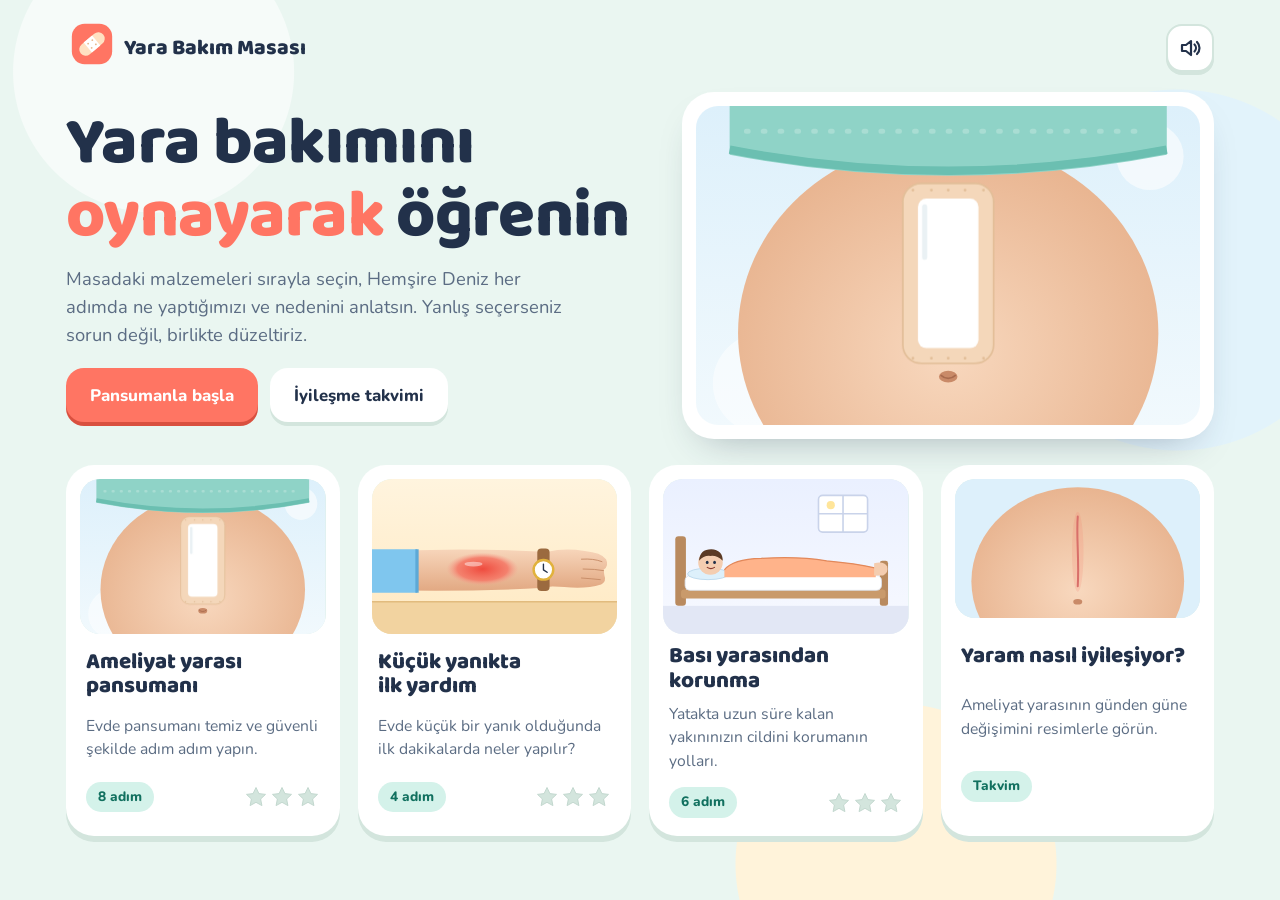
<file: docs/hasta/index.html>
<!doctype html><html lang="tr"><head><meta charset="utf-8"><meta name="viewport" content="width=device-width,initial-scale=1,viewport-fit=cover">
<title>Yara Bakım Masası</title>
<meta name="claude:viewport-fit-sides" content="cover">
<meta name="description" content="Hastalar için resimli, adım adım yara bakımı oyunu: ameliyat yarası pansumanı, küçük yanıkta ilk yardım, bası yarasından korunma.">
<link rel="preconnect" href="https://fonts.googleapis.com">
<link rel="preconnect" href="https://fonts.gstatic.com" crossorigin>
<link rel="stylesheet" href="https://fonts.googleapis.com/css2?family=Baloo+2:wght@600;700;800&family=Nunito:wght@500;600;700;800&display=swap">
<style>
/* Yerleşim: oyuncak masası. Üstte sahne (hasta), yanında hemşire balonu, altta ahşap masa üstünde malzemeler.
   Tek, aydınlık bir görsel dünya (bilinçli olarak tek tema). */
:root{
  --bg:#EAF6F1; --bg-2:#DCEFE7; --card:#FFFFFF; --ink:#22314A; --ink-2:#5B6C83; --line:#D3E5DD;
  --coral:#FF7563; --coral-soft:#FFE4DE; --sky:#3FA2DB; --sky-soft:#DDF0FB; --sun:#FFC64A; --mint:#22A88F; --mint-soft:#D4F2EA;
  --wood:#EBC796; --wood-2:#D6A86F; --wood-3:#B8854B;
  --f-display:"Baloo 2","Trebuchet MS",system-ui,sans-serif;
  --f-body:"Nunito","Segoe UI",system-ui,sans-serif;
  color-scheme:light;
}
*,*::before,*::after{box-sizing:border-box}
html,body{min-height:100%}
body{margin:0;background:var(--bg);color:var(--ink);font:17px/1.5 var(--f-body);-webkit-font-smoothing:antialiased;
  background-image:radial-gradient(circle at 12% 8%,#F6FBF9 0 140px,transparent 141px),radial-gradient(circle at 92% 30%,#E2F3FB 0 180px,transparent 181px),radial-gradient(circle at 70% 96%,#FFF3DA 0 160px,transparent 161px)}
button{font:inherit;color:inherit}
:focus-visible{outline:4px solid var(--sky);outline-offset:3px;border-radius:12px}
h1,h2,h3{font-family:var(--f-display);margin:0;line-height:1.08;text-wrap:balance;font-weight:800}
p{margin:0}

.wrap{max-width:1180px;margin:0 auto;padding-block:18px 48px;padding-left:max(16px,env(safe-area-inset-left,0px));padding-right:max(16px,env(safe-area-inset-right,0px))}
.topbar{display:flex;align-items:center;gap:12px;margin-bottom:14px}
.logo{display:flex;align-items:center;gap:10px;background:none;border:0;cursor:pointer;padding:4px}
.logo svg{width:44px;height:44px}
.logo b{font-family:var(--f-display);font-size:1.35rem;font-weight:800;white-space:nowrap}
.sp{flex:1}
.round-btn{width:48px;height:48px;border-radius:16px;border:2px solid var(--line);background:var(--card);display:grid;place-items:center;cursor:pointer;box-shadow:0 3px 0 var(--line)}
.round-btn svg{width:24px;height:24px}
.round-btn:active{transform:translateY(2px);box-shadow:none}

.btn{display:inline-flex;align-items:center;justify-content:center;gap:8px;min-height:54px;padding:0 24px;border-radius:18px;border:0;
  background:var(--card);font-weight:800;font-size:1.05rem;cursor:pointer;box-shadow:0 4px 0 var(--line);transition:transform .12s}
.btn:active{transform:translateY(3px);box-shadow:0 1px 0 var(--line)}
.btn.main{background:var(--coral);color:#fff;box-shadow:0 4px 0 #D9503F}
.btn.blue{background:var(--sky);color:#fff;box-shadow:0 4px 0 #2A7FB2}

/* ana sayfa */
.hero{display:grid;grid-template-columns:minmax(0,1fr) minmax(0,.9fr);gap:24px;align-items:center;margin:8px 0 26px}
.hero h1{font-size:clamp(2.4rem,6vw,4.2rem);letter-spacing:-.01em}
.hero h1 span{color:var(--coral)}
.hero p{margin-top:12px;font-size:1.15rem;color:var(--ink-2);max-width:46ch}
.hero-art{background:var(--card);border-radius:32px;padding:14px;box-shadow:0 18px 40px -22px rgba(34,49,74,.4);min-width:0}
.hero-art svg{display:block;width:100%;height:auto;border-radius:22px}
.cards{display:grid;grid-template-columns:repeat(auto-fill,minmax(250px,1fr));gap:18px}
.scn{text-align:left;border:0;background:var(--card);border-radius:28px;padding:14px;cursor:pointer;display:grid;gap:10px;
  box-shadow:0 6px 0 var(--line);transition:transform .2s;min-width:0}
.scn:hover{transform:translateY(-4px) rotate(-.4deg)}
.scn-art{border-radius:20px;overflow:hidden;background:var(--bg-2)}
.scn-art svg{display:block;width:100%;height:auto}
.scn h3{font-size:1.4rem;padding:0 6px}
.scn p{color:var(--ink-2);padding:0 6px;font-size:.98rem}
.scn-foot{display:flex;justify-content:space-between;align-items:center;padding:4px 6px 4px}
.tag{font-weight:800;font-size:.85rem;padding:5px 12px;border-radius:999px;background:var(--mint-soft);color:#11705F}
.stars{display:inline-flex;gap:2px}
.stars svg{width:24px;height:24px}

/* oyun ekranı */
.play{display:grid;grid-template-columns:minmax(0,1.55fr) minmax(0,1fr);grid-template-areas:"head head" "stage nurse" "table table";gap:16px}
.play-head{grid-area:head;display:flex;align-items:center;gap:12px;flex-wrap:wrap}
.play-head h1{font-size:clamp(1.4rem,3.4vw,2rem)}
.strip{display:flex;gap:6px;flex-wrap:wrap;margin-left:auto}
.dot{width:38px;height:38px;border-radius:50%;background:var(--card);border:3px solid var(--line);display:grid;place-items:center;font-family:var(--f-display);font-weight:800;color:var(--ink-2)}
.dot svg{width:26px;height:26px}
.dot.now{border-color:var(--coral);color:var(--coral);animation:bob 1.2s ease-in-out infinite}
.dot.done{border-color:var(--mint);background:var(--mint-soft)}
.stage{grid-area:stage;position:relative;background:var(--card);border-radius:30px;padding:12px;box-shadow:0 18px 40px -24px rgba(34,49,74,.45);min-width:0}
.stage svg.scene{display:block;width:100%;height:auto;border-radius:22px}
.stage.drop{outline:5px dashed var(--sky);outline-offset:-6px}
.stage-cap{display:none}
.face{position:absolute;top:22px;left:22px;width:76px;height:76px;border-radius:50%;background:#fff;box-shadow:0 4px 0 var(--line);display:grid;place-items:center}
.face svg{width:68px;height:68px}
.nurse{grid-area:nurse;display:flex;flex-direction:column;gap:12px;min-width:0}
.nurse-top{display:flex;gap:12px;align-items:flex-end}
.nurse-top svg{width:84px;height:84px;flex:none}
.nurse-top b{font-family:var(--f-display);font-size:1.15rem}
.nurse-top small{display:block;color:var(--ink-2);font-weight:700}
.bubble{position:relative;background:var(--card);border-radius:24px;padding:18px 20px;box-shadow:0 6px 0 var(--line);font-size:1.08rem;animation:pop .35s}
.bubble::before{content:"";position:absolute;top:-12px;left:30px;border:12px solid transparent;border-top:0;border-bottom-color:var(--card)}
.bubble h2{font-size:1.45rem;margin-bottom:6px}
.bubble .why{margin-top:10px;padding:12px 14px;border-radius:16px;background:var(--sky-soft);font-size:1rem}
.bubble.oops{background:var(--coral-soft)}
.bubble.oops::before{border-bottom-color:var(--coral-soft)}
.bubble.yay{background:var(--mint-soft)}
.bubble.yay::before{border-bottom-color:var(--mint-soft)}
.nurse-actions{display:flex;gap:10px;flex-wrap:wrap}

.table{grid-area:table;position:relative;border-radius:30px;padding:22px 18px 26px;
  background:linear-gradient(180deg,var(--wood) 0%,var(--wood-2) 100%);box-shadow:inset 0 -10px 0 var(--wood-3),0 18px 30px -20px rgba(80,50,20,.6)}
.table::before{content:"";position:absolute;inset:12px 14px 22px;border-radius:22px;background:repeating-linear-gradient(90deg,rgba(255,255,255,.08) 0 2px,transparent 2px 46px);pointer-events:none}
.table-title{position:relative;font-family:var(--f-display);font-weight:800;color:#6B4419;margin:0 0 10px 6px;font-size:1.05rem}
.items{position:relative;display:grid;grid-template-columns:repeat(auto-fill,minmax(112px,1fr));gap:12px}
.item{position:relative;touch-action:none;user-select:none;-webkit-user-select:none;display:grid;justify-items:center;gap:2px;padding:10px 6px 10px;border-radius:22px;border:0;
  background:rgba(255,255,255,.88);cursor:grab;box-shadow:0 5px 0 rgba(120,80,30,.35);transition:transform .15s}
.item:hover{transform:translateY(-4px) rotate(-2deg)}
.item svg{width:74px;height:74px}
.item span{font-weight:800;font-size:.92rem;line-height:1.15;text-align:center}
.item.used{background:rgba(255,255,255,.6)}
.item.used::after{content:"✓";position:absolute;top:6px;right:8px;width:24px;height:24px;border-radius:50%;background:var(--mint);color:#fff;font-size:.8rem;display:grid;place-items:center;font-weight:800}
.item.hint{animation:hint 1s ease-in-out 3}
.item.wiggle{animation:wiggle .5s}
.item.dragging{opacity:.35}
.flyer{position:fixed;left:0;top:0;z-index:500;pointer-events:none;width:84px;height:84px}
.flyer svg{width:100%;height:100%}

/* son ekran */
.done{display:grid;gap:22px;justify-items:center;text-align:center;max-width:1000px;margin:0 auto}
.done h1{font-size:clamp(2.2rem,6vw,3.4rem)}
.done .big-face svg{width:150px;height:150px}
.recap{display:grid;grid-template-columns:repeat(auto-fill,minmax(200px,1fr));gap:14px;width:100%;text-align:left}
.rc{background:var(--card);border-radius:22px;padding:14px;display:grid;grid-template-columns:auto 1fr;gap:10px;align-items:center;box-shadow:0 5px 0 var(--line)}
.rc svg{width:58px;height:58px}
.rc b{display:block;font-family:var(--f-display);font-size:1.1rem;line-height:1.15}
.rc small{color:var(--ink-2);font-weight:600;font-size:.9rem}
.rc .n{font-family:var(--f-display);font-weight:800;color:var(--coral)}
.warn{width:100%;background:#FFF4E6;border-radius:26px;padding:18px;display:grid;gap:12px;text-align:left;border:3px dashed #F4B266}
.warn h2{font-size:1.5rem}
.warn-list{display:grid;grid-template-columns:repeat(auto-fill,minmax(210px,1fr));gap:10px}
.wl{display:flex;gap:10px;align-items:center;background:#fff;border-radius:16px;padding:10px 12px;font-weight:700}
.wl svg{width:44px;height:44px;flex:none}
.row-btns{display:flex;gap:12px;flex-wrap:wrap;justify-content:center}

/* iyileşme takvimi */
.tl{display:grid;grid-template-columns:minmax(0,1.3fr) minmax(0,1fr);gap:20px;align-items:start}
.tl-art{background:var(--card);border-radius:30px;padding:12px;box-shadow:0 18px 40px -24px rgba(34,49,74,.45)}
.tl-art svg{display:block;width:100%;height:auto;border-radius:22px}
.tl-steps{display:grid;grid-template-columns:repeat(6,minmax(0,1fr));gap:6px;margin-top:14px}
.tl-steps button{border:0;border-radius:14px;padding:10px 4px;background:var(--card);font-weight:800;font-size:.85rem;cursor:pointer;box-shadow:0 4px 0 var(--line);line-height:1.15}
.tl-steps button.on{background:var(--sky);color:#fff;box-shadow:0 4px 0 #2A7FB2}
input[type=range]{width:100%;accent-color:var(--coral);margin-top:12px;height:28px}
.tl-card{background:var(--card);border-radius:26px;padding:20px;box-shadow:0 6px 0 var(--line);display:grid;gap:12px;animation:pop .3s}
.tl-card h2{font-size:1.8rem}
.tl-card .when{font-weight:800;color:var(--coral);font-family:var(--f-display);font-size:1.1rem}
.todo{display:grid;gap:8px}
.todo div{display:flex;gap:10px;align-items:flex-start;background:var(--mint-soft);border-radius:14px;padding:10px 12px;font-weight:700}
.todo div::before{content:"✓";width:24px;height:24px;flex:none;border-radius:50%;background:var(--mint);color:#fff;display:grid;place-items:center;font-size:.8rem}

/* sahne katmanları */
.L{opacity:0;transition:opacity .6s,transform .9s cubic-bezier(.3,.9,.3,1);transform-box:fill-box;transform-origin:center}
.L.on{opacity:1}
.peel{transform:translate(120px,-260px) rotate(28deg)!important;opacity:0!important}
.gone{transform:translate(160px,-40px) rotate(-30deg)!important;opacity:0!important}
.up{transform:translateY(-10px)}
.fall{animation:fall 1s linear infinite}
.wipe-go{animation:wipe 1.1s ease-in-out infinite}
.pat-go{animation:pat .6s ease-in-out infinite}
.stream{animation:stream .5s linear infinite}
.spin{animation:spin 4s linear infinite;transform-origin:center;transform-box:fill-box}
.twinkle{animation:twinkle 1.4s ease-in-out infinite;transform-box:fill-box;transform-origin:center}
.float{animation:floaty 2s ease-in-out infinite}
.bubbles circle{animation:bubbleUp 1.4s ease-in infinite}
.timer-arc{animation:timer 2.6s linear forwards}
@keyframes fall{from{transform:translateY(-20px);opacity:0}30%{opacity:1}to{transform:translateY(60px);opacity:0}}
@keyframes wipe{0%{transform:translateY(0)}100%{transform:translateY(170px)}}
@keyframes pat{0%,100%{transform:scale(1)}50%{transform:scale(.88)}}
@keyframes stream{from{stroke-dashoffset:0}to{stroke-dashoffset:-24}}
@keyframes spin{to{transform:rotate(360deg)}}
@keyframes twinkle{0%,100%{transform:scale(.6);opacity:.4}50%{transform:scale(1.15);opacity:1}}
@keyframes floaty{0%,100%{transform:translateY(0)}50%{transform:translateY(-6px)}}
@keyframes bubbleUp{0%{transform:translateY(8px) scale(.6);opacity:0}30%{opacity:1}100%{transform:translateY(-30px) scale(1.1);opacity:0}}
@keyframes timer{from{stroke-dashoffset:0}to{stroke-dashoffset:-176}}
@keyframes bob{0%,100%{transform:translateY(0)}50%{transform:translateY(-4px)}}
@keyframes pop{0%{transform:scale(.92);opacity:0}100%{transform:scale(1);opacity:1}}
@keyframes wiggle{0%,100%{transform:rotate(0)}20%{transform:rotate(-9deg)}40%{transform:rotate(8deg)}60%{transform:rotate(-6deg)}80%{transform:rotate(4deg)}}
@keyframes hint{0%,100%{transform:scale(1);box-shadow:0 5px 0 rgba(120,80,30,.35)}50%{transform:scale(1.1);box-shadow:0 0 0 8px rgba(255,198,74,.85)}}
#fx{position:fixed;inset:0;width:100%;height:100%;pointer-events:none;z-index:900}

@media (max-width:860px){
  .hero,.tl{grid-template-columns:minmax(0,1fr)}
  .play{grid-template-columns:minmax(0,1fr);grid-template-areas:"head" "stage" "nurse" "table"}
  .strip{margin-left:0}
  .stage-cap{display:block;position:absolute;left:14px;right:14px;bottom:14px;padding:6px 12px;border-radius:14px;background:rgba(255,255,255,.94);font-family:var(--f-display);font-weight:800;font-size:1.02rem;text-align:center;box-shadow:0 3px 0 var(--line);animation:pop .3s}
  .stage-cap.oops{background:var(--coral-soft)}
  .stage-cap.yay{background:var(--mint-soft)}
  .stage{position:sticky;top:env(safe-area-inset-top,0px);z-index:5;padding:8px;border-radius:24px}
}
@media (max-width:520px){
  body{font-size:16px}
  .items{grid-template-columns:repeat(3,minmax(0,1fr));gap:8px}
  .item svg{width:56px;height:56px}
  .item span{font-size:.8rem}
  .dot{width:32px;height:32px}
  .dot svg{width:20px;height:20px}
  .face{width:58px;height:58px;top:16px;left:16px}
  .face svg{width:52px;height:52px}
  .tl-steps{grid-template-columns:repeat(3,minmax(0,1fr))}
  .logo b{font-size:1.15rem}
}
@media (prefers-reduced-motion: reduce){
  *,*::before,*::after{animation-duration:.001ms!important;animation-iteration-count:1!important;transition-duration:.001ms!important}
}
</style>
</head><body>
<div id="app"></div>
<canvas id="fx" aria-hidden="true"></canvas>
<script>
/* ================= çizimler ================= */
const NS = 'http://www.w3.org/2000/svg';
const sv = (vb, inner, cls, label) => `<svg viewBox="${vb}" xmlns="${NS}" ${cls ? `class="${cls}"` : ''} role="img" aria-label="${label || ''}">${inner}</svg>`;
const shadow = (cx = 50, cy = 88, rx = 32) => `<ellipse cx="${cx}" cy="${cy}" rx="${rx}" ry="6" fill="#3B2A14" opacity=".14"/>`;

const LOGO = sv('0 0 48 48', `<rect x="2" y="2" width="44" height="44" rx="14" fill="#FF7563"/>
  <g transform="rotate(-40 24 24)"><rect x="8" y="17" width="32" height="14" rx="7" fill="#FFE1C2"/><rect x="18" y="17" width="12" height="14" fill="#fff"/>
  <circle cx="21" cy="21" r="1" fill="#E7B98E"/><circle cx="27" cy="21" r="1" fill="#E7B98E"/><circle cx="21" cy="27" r="1" fill="#E7B98E"/><circle cx="27" cy="27" r="1" fill="#E7B98E"/></g>`, '', 'Yara Bakım Masası');

/* ---- yüzler ---- */
function faceSVG(expr) {
  const mouth = { worry: '<path d="M38 70 Q50 62 62 70" stroke="#8A3B2E" stroke-width="3.4" fill="none" stroke-linecap="round"/>',
    ok: '<path d="M39 66 Q50 72 61 66" stroke="#8A3B2E" stroke-width="3.4" fill="none" stroke-linecap="round"/>',
    happy: '<path d="M36 63 Q50 80 64 63 Z" fill="#B8433D"/><path d="M42 69 Q50 74 58 69" stroke="#FF9C9C" stroke-width="3" fill="none"/>' }[expr];
  const brows = expr === 'worry' ? '<path d="M31 40 L42 36 M69 40 L58 36" stroke="#5B3A25" stroke-width="3" stroke-linecap="round"/>' : '<path d="M31 37 Q36 34 42 36 M58 36 Q64 34 69 37" stroke="#5B3A25" stroke-width="3" fill="none" stroke-linecap="round"/>';
  const cheeks = expr === 'happy' ? '<circle cx="30" cy="60" r="6" fill="#FF9C9C" opacity=".6"/><circle cx="70" cy="60" r="6" fill="#FF9C9C" opacity=".6"/>' : '';
  const sweat = expr === 'worry' ? '<path d="M78 34 q-5 8 0 11 q5 -3 0 -11z" fill="#8FD0F2"/>' : '';
  return sv('0 0 100 100', `<circle cx="50" cy="54" r="36" fill="#F4CDB0"/>
    <path d="M14 50 Q12 16 50 14 Q88 16 86 50 Q80 30 62 28 Q50 36 30 30 Q18 36 14 50Z" fill="#5B3A25"/>
    <circle cx="14" cy="56" r="7" fill="#EBB894"/><circle cx="86" cy="56" r="7" fill="#EBB894"/>
    ${brows}<ellipse cx="37" cy="48" rx="4" ry="5" fill="#22314A"/><ellipse cx="63" cy="48" rx="4" ry="5" fill="#22314A"/>
    <circle cx="38.5" cy="46.5" r="1.4" fill="#fff"/><circle cx="64.5" cy="46.5" r="1.4" fill="#fff"/>${cheeks}${mouth}${sweat}`, '', 'Hastanın yüzü');
}
const NURSE = sv('0 0 100 100', `<path d="M18 100 Q20 76 50 74 Q80 76 82 100Z" fill="#22A88F"/><path d="M40 74 L50 88 L60 74" fill="#fff"/>
  <circle cx="50" cy="48" r="28" fill="#E9B48E"/>
  <path d="M22 48 Q20 18 50 18 Q80 18 78 48 Q76 34 64 30 L36 30 Q24 34 22 48Z" fill="#2E2A3A"/>
  <path d="M28 26 Q50 8 72 26 L68 32 Q50 24 32 32Z" fill="#fff" stroke="#D3E5DD" stroke-width="1.5"/>
  <path d="M47 20h6v-4h-6zM45 18h10" stroke="#FF7563" stroke-width="3"/>
  <ellipse cx="40" cy="48" rx="3.4" ry="4.2" fill="#22314A"/><ellipse cx="60" cy="48" rx="3.4" ry="4.2" fill="#22314A"/>
  <path d="M40 60 Q50 68 60 60" stroke="#8A3B2E" stroke-width="3" fill="none" stroke-linecap="round"/>
  <circle cx="32" cy="57" r="4.5" fill="#FF9C9C" opacity=".5"/><circle cx="68" cy="57" r="4.5" fill="#FF9C9C" opacity=".5"/>`, '', 'Hemşire Deniz');

/* ---- malzeme simgeleri ---- */
const GLOVE_PATH = 'M7.2 21.5v-5.2L4.3 12.4a1.5 1.5 0 0 1 2.3-1.9l1.8 2V4.6a1.3 1.3 0 0 1 2.6 0V10V3.3a1.3 1.3 0 0 1 2.6 0V10V4.2a1.3 1.3 0 0 1 2.6 0v6.3V6.4a1.3 1.3 0 0 1 2.6 0v8.8c0 3.6-2.3 6.3-5.6 6.3z';
const ITEMS = {
  soap: { label: 'Sabun ve su', svg: `${shadow()}<path d="M22 70 Q50 82 78 70 L80 78 Q50 92 20 78Z" fill="#9ED8F2"/><rect x="22" y="44" width="56" height="30" rx="13" fill="#FF8FAB"/><rect x="22" y="44" width="56" height="17" rx="10" fill="#FFB8CB"/>
    <ellipse cx="38" cy="50" rx="8" ry="2.4" fill="#fff" opacity=".7"/>
    <circle cx="36" cy="32" r="10" fill="#fff" stroke="#8ACFF0" stroke-width="2"/><circle cx="58" cy="24" r="7" fill="#fff" stroke="#8ACFF0" stroke-width="2"/><circle cx="70" cy="38" r="5" fill="#fff" stroke="#8ACFF0" stroke-width="2"/><circle cx="33" cy="29" r="2.4" fill="#DDF0FB"/>` },
  gloves: { label: 'Eldiven', svg: `${shadow()}<g transform="translate(26 10) scale(3.2) rotate(8 12 12)"><path d="${GLOVE_PATH}" fill="#A9DDF5" stroke="#3FA2DB" stroke-width=".6"/></g>
    <g transform="translate(8 14) scale(3.2) rotate(-8 12 12)"><path d="${GLOVE_PATH}" fill="#6EC3EE" stroke="#2A7FB2" stroke-width=".6"/></g>` },
  bag: { label: 'Atık poşeti', svg: `${shadow()}<path d="M24 36 H76 L70 86 H30Z" fill="#FFD966" stroke="#D9A92A" stroke-width="2.4" stroke-linejoin="round"/>
    <path d="M24 36 Q34 22 42 34 Q50 20 58 34 Q66 22 76 36" fill="#FFE59A" stroke="#D9A92A" stroke-width="2.4" stroke-linejoin="round"/>
    <path d="M38 52 h24 M36 62 h28 M40 72 h20" stroke="#D9A92A" stroke-width="2.4" stroke-linecap="round" opacity=".6"/>` },
  magnifier: { label: 'Yaraya bak', svg: `${shadow()}<path d="M60 60 L84 84" stroke="#9B6A3F" stroke-width="12" stroke-linecap="round"/><circle cx="42" cy="42" r="26" fill="#DDF0FB" stroke="#4A5A70" stroke-width="7"/>
    <path d="M28 34 Q32 24 42 22" stroke="#fff" stroke-width="5" fill="none" stroke-linecap="round"/>` },
  saline: { label: 'Serum fizyolojik', svg: `${shadow()}<rect x="30" y="26" width="40" height="60" rx="12" fill="#E3F3FC" stroke="#7DB7DA" stroke-width="2.4"/><rect x="40" y="12" width="20" height="16" rx="4" fill="#3FA2DB"/>
    <rect x="34" y="46" width="32" height="24" rx="5" fill="#fff"/><text x="50" y="63" text-anchor="middle" font-family="Baloo 2, sans-serif" font-weight="800" font-size="15" fill="#2A7FB2">SF</text>
    <path d="M36 32 v40" stroke="#fff" stroke-width="4" stroke-linecap="round" opacity=".7"/>` },
  gauze: { label: 'Gazlı bez', svg: `${shadow()}<rect x="24" y="30" width="54" height="50" rx="6" fill="#EAF1F4"/><rect x="20" y="24" width="54" height="50" rx="6" fill="#fff" stroke="#C8D7DD" stroke-width="2"/>
    <path d="M20 41h54M20 57h54M38 24v50M56 24v50" stroke="#DCE6EA" stroke-width="2"/>` },
  dressing: { label: 'Yeni pansuman', svg: `${shadow()}<rect x="16" y="26" width="68" height="52" rx="16" fill="#F6D9BC" stroke="#E2BE98" stroke-width="2"/><rect x="32" y="38" width="36" height="28" rx="6" fill="#fff"/>
    ${[22, 28, 72, 78].map((x) => `<circle cx="${x}" cy="40" r="1.4" fill="#E2BE98"/><circle cx="${x}" cy="64" r="1.4" fill="#E2BE98"/>`).join('')}<path d="M36 42 h14" stroke="#EAF1F4" stroke-width="3" stroke-linecap="round"/>` },
  cologne: { label: 'Kolonya', svg: `${shadow()}<rect x="40" y="10" width="20" height="14" rx="3" fill="#E1B23C"/><path d="M36 24 H64 L72 40 V82 Q72 88 66 88 H34 Q28 88 28 82 V40Z" fill="#FFF4B8" stroke="#E1C56A" stroke-width="2"/>
    <circle cx="50" cy="60" r="13" fill="#FFE066" stroke="#F2B705" stroke-width="2"/><path d="M50 47 V73 M37 60 H63 M41 51 L59 69 M59 51 L41 69" stroke="#F2B705" stroke-width="1.4"/>` },
  cotton: { label: 'Pamuk', svg: `${shadow()}<circle cx="36" cy="60" r="16" fill="#fff" stroke="#D5DEE3" stroke-width="2"/><circle cx="62" cy="58" r="18" fill="#fff" stroke="#D5DEE3" stroke-width="2"/><circle cx="50" cy="42" r="16" fill="#fff" stroke="#D5DEE3" stroke-width="2"/>
    <path d="M44 38 q4 -4 9 -2 M30 56 q4 -4 9 -2" stroke="#E6ECEF" stroke-width="2" fill="none"/>` },
  powder: { label: 'Pudra', svg: `${shadow()}<rect x="30" y="30" width="40" height="56" rx="12" fill="#FFC2D4" stroke="#F08AAB" stroke-width="2"/><rect x="34" y="18" width="32" height="14" rx="5" fill="#fff" stroke="#F08AAB" stroke-width="2"/>
    ${[40, 50, 60].map((x) => `<circle cx="${x}" cy="25" r="1.8" fill="#F08AAB"/>`).join('')}<circle cx="24" cy="14" r="2.5" fill="#fff" stroke="#EBD"/><circle cx="76" cy="12" r="3" fill="#fff" stroke="#EBD"/>
    <path d="M40 50 h20" stroke="#fff" stroke-width="4" stroke-linecap="round"/>` },
  watch: { label: 'Saat ve takılar', svg: `${shadow()}<rect x="40" y="10" width="20" height="80" rx="8" fill="#9B6A3F"/><circle cx="50" cy="50" r="20" fill="#fff" stroke="#E1B23C" stroke-width="5"/>
    <path d="M50 50 V38 M50 50 L58 54" stroke="#22314A" stroke-width="3" stroke-linecap="round"/><circle cx="78" cy="74" r="9" fill="none" stroke="#E1B23C" stroke-width="4"/><circle cx="78" cy="65" r="3" fill="#7FD3F7"/>` },
  tap: { label: 'Serin akan su', svg: `${shadow()}<rect x="14" y="16" width="44" height="16" rx="8" fill="#AEBBC4"/><path d="M50 24 H64 Q78 24 78 38 V44 H66 V40 Q66 36 62 36 H50Z" fill="#C9D3DA" stroke="#94A3AD" stroke-width="2"/>
    <rect x="26" y="8" width="18" height="8" rx="3" fill="#3FA2DB"/><path d="M72 50 Q66 62 72 70 Q78 62 72 50Z" fill="#7FC9EE"/><path d="M72 74 Q68 80 72 86 Q76 80 72 74Z" fill="#7FC9EE"/>` },
  film: { label: 'Streç film', svg: `${shadow()}<rect x="16" y="36" width="68" height="26" rx="13" fill="#D2E9F6" stroke="#8CBAD6" stroke-width="2"/><ellipse cx="18" cy="49" rx="6" ry="13" fill="#B2D6EA"/>
    <path d="M40 62 L34 88 L80 84 L84 56" fill="#E8F5FC" opacity=".8" stroke="#A9CFE4" stroke-width="2"/><path d="M44 70 l20 -2 M42 78 l26 -2" stroke="#fff" stroke-width="3" stroke-linecap="round"/>` },
  hospital: { label: 'Sağlık kuruluşu', svg: `${shadow()}<rect x="20" y="30" width="60" height="56" rx="6" fill="#fff" stroke="#C8D7DD" stroke-width="2.4"/><rect x="38" y="62" width="24" height="24" rx="3" fill="#BFE3F6"/>
    <rect x="30" y="38" width="12" height="10" rx="2" fill="#BFE3F6"/><rect x="58" y="38" width="12" height="10" rx="2" fill="#BFE3F6"/><circle cx="50" cy="22" r="14" fill="#FF7563"/><path d="M50 14 V30 M42 22 H58" stroke="#fff" stroke-width="5" stroke-linecap="round"/>` },
  ice: { label: 'Buz', svg: `${shadow()}<rect x="18" y="44" width="32" height="32" rx="7" fill="#CFEFFF" stroke="#7FC9EE" stroke-width="2" transform="rotate(-8 34 60)"/><rect x="48" y="34" width="34" height="34" rx="7" fill="#E2F6FF" stroke="#7FC9EE" stroke-width="2" transform="rotate(10 65 51)"/>
    <path d="M26 52 l8 -2 M56 42 l10 2" stroke="#fff" stroke-width="3" stroke-linecap="round"/>` },
  toothpaste: { label: 'Diş macunu', svg: `${shadow()}<path d="M14 40 L70 32 L74 56 L18 64Z" fill="#fff" stroke="#9FB4C2" stroke-width="2"/><path d="M18 50 L72 44" stroke="#3FA2DB" stroke-width="6"/><rect x="72" y="36" width="14" height="20" rx="3" fill="#FF7563" transform="rotate(-8 79 46)"/>` },
  yogurt: { label: 'Yoğurt', svg: `${shadow()}<path d="M24 36 H76 L70 86 H30Z" fill="#fff" stroke="#BFD0DA" stroke-width="2.4"/><ellipse cx="50" cy="36" rx="26" ry="7" fill="#F6F9FB" stroke="#BFD0DA" stroke-width="2.4"/><rect x="28" y="52" width="44" height="16" fill="#3FA2DB"/>` },
  butter: { label: 'Tereyağı', svg: `${shadow()}<ellipse cx="50" cy="72" rx="38" ry="12" fill="#fff" stroke="#C8D7DD" stroke-width="2"/><path d="M26 66 V44 L44 34 H76 V56 L58 66Z" fill="#FFE07A" stroke="#E8B830" stroke-width="2"/><path d="M26 44 L58 44 L76 34 M58 44 V66" stroke="#E8B830" stroke-width="2" fill="none"/>` },
  needle: { label: 'İğne', svg: `${shadow()}<path d="M20 82 L76 22" stroke="#A3AFB8" stroke-width="5" stroke-linecap="round"/><ellipse cx="72" cy="26" rx="3" ry="7" fill="none" stroke="#7A8790" stroke-width="2.4" transform="rotate(42 72 26)"/>
    <path d="M74 24 Q90 40 72 54 Q60 64 72 78" stroke="#FF7563" stroke-width="3" fill="none"/>` },
  clock: { label: 'Saat başı çevir', svg: `${shadow()}<circle cx="50" cy="52" r="32" fill="#fff" stroke="#FF7563" stroke-width="6"/><circle cx="28" cy="20" r="9" fill="#FF7563"/><circle cx="72" cy="20" r="9" fill="#FF7563"/>
    <path d="M50 52 V32 M50 52 L64 60" stroke="#22314A" stroke-width="4" stroke-linecap="round"/><path d="M70 74 a26 26 0 0 0 6 -16" stroke="#22A88F" stroke-width="5" fill="none" stroke-linecap="round"/><path d="M80 56 l-4 6 -6 -4" fill="#22A88F"/>` },
  pillow: { label: 'Yastık', svg: `${shadow()}<path d="M14 38 Q50 22 86 38 Q92 56 86 74 Q50 90 14 74 Q8 56 14 38Z" fill="#BFE3F6" stroke="#7DB7DA" stroke-width="2.4"/><path d="M22 44 Q50 34 78 44 Q82 56 78 68 Q50 78 22 68 Q18 56 22 44Z" fill="none" stroke="#fff" stroke-width="2" stroke-dasharray="4 4"/>` },
  roll: { label: 'Küçük yastık', svg: `${shadow()}<rect x="14" y="40" width="72" height="30" rx="15" fill="#FFD27A" stroke="#E0A93C" stroke-width="2.4"/><ellipse cx="22" cy="55" rx="6" ry="13" fill="#FFE2A6" stroke="#E0A93C" stroke-width="2"/><path d="M36 44 v22 M52 44 v22 M68 44 v22" stroke="#E0A93C" stroke-width="2" opacity=".5"/>` },
  cream: { label: 'Nemlendirici', svg: `${shadow()}<rect x="22" y="42" width="56" height="42" rx="10" fill="#fff" stroke="#BFD0DA" stroke-width="2.4"/><rect x="20" y="30" width="60" height="16" rx="6" fill="#22A88F"/><rect x="30" y="56" width="40" height="16" rx="4" fill="#D4F2EA"/>
    <path d="M40 64 h20" stroke="#22A88F" stroke-width="3" stroke-linecap="round"/>` },
  food: { label: 'Su ve protein', svg: `${shadow()}<ellipse cx="38" cy="72" rx="28" ry="10" fill="#fff" stroke="#C8D7DD" stroke-width="2"/><ellipse cx="38" cy="68" rx="14" ry="8" fill="#fff" stroke="#E6ECEF"/><circle cx="38" cy="68" r="6" fill="#FFC64A"/>
    <path d="M64 30 H86 L82 84 H68Z" fill="#DDF0FB" stroke="#7DB7DA" stroke-width="2.4"/><path d="M66 46 H84 L82 84 H68Z" fill="#8FD0F2" opacity=".8"/>` },
  donut: { label: 'Simit yastık', svg: `${shadow()}<ellipse cx="50" cy="56" rx="38" ry="24" fill="#FFB38A" stroke="#E2885A" stroke-width="2.4"/><ellipse cx="50" cy="54" rx="14" ry="8" fill="#EAF6F1" stroke="#E2885A" stroke-width="2"/>` },
};
const itemSVG = (id) => sv('0 0 100 100', ITEMS[id].svg, '', ITEMS[id].label);

/* ---- eller ---- */
const HAND = (fill, extra = '') => `<g fill="${fill}"><rect x="22" y="44" width="56" height="52" rx="22"/><rect x="24" y="12" width="12" height="46" rx="6"/><rect x="38" y="2" width="12" height="52" rx="6"/>
  <rect x="52" y="5" width="12" height="50" rx="6"/><rect x="66" y="16" width="11" height="42" rx="5.5"/><rect x="2" y="44" width="13" height="36" rx="6.5" transform="rotate(-34 9 62)"/><rect x="30" y="84" width="40" height="40" rx="8"/></g>${extra}`;
const handsLayer = () => {
  const germs = `<g class="L on" data-l="germs">${[[36, 50], [56, 30], [62, 66], [44, 22]].map(([x, y], i) => `<g class="twinkle" style="animation-delay:${i * .3}s"><circle cx="${x}" cy="${y}" r="6" fill="#8BCF5A"/><circle cx="${x - 2}" cy="${y - 1}" r="1.2" fill="#22314A"/><circle cx="${x + 2}" cy="${y - 1}" r="1.2" fill="#22314A"/></g>`).join('')}</g>`;
  const bubbles = `<g class="L bubbles" data-l="bubbles">${[[30, 40], [50, 20], [66, 46], [40, 70], [58, 64], [26, 60]].map(([x, y], i) => `<circle cx="${x}" cy="${y}" r="${7 + (i % 3) * 2}" fill="#fff" stroke="#9FD8F5" stroke-width="2" style="animation-delay:${i * .2}s"/>`).join('')}</g>`;
  const glove = `<g class="L" data-l="gloves">${HAND('#6EC3EE')}<rect x="28" y="96" width="44" height="10" rx="4" fill="#A9DDF5"/></g>`;
  const one = `${HAND('#F1C29E')}<rect x="26" y="108" width="48" height="30" rx="6" fill="#22A88F"/>${glove}${germs}${bubbles}`;
  return `<g transform="translate(26 238) rotate(14)">${one}</g><g transform="translate(600 0) scale(-1 1)"><g transform="translate(26 238) rotate(14)">${one.replace(/data-l="(\w+)"/g, 'data-l="$1"')}</g></g>`;
};

/* ---- sahne: karın / ameliyat yarası ---- */
function bellyScene(opt = {}) {
  const inc = 'M300 112 C296 160 304 220 300 282';
  const stitches = Array.from({ length: 8 }, (_, i) => { const y = 124 + i * 21; return `<path d="M288 ${y - 4} L312 ${y + 4}" stroke="#2E4A6B" stroke-width="3" stroke-linecap="round"/>`; }).join('');
  const dirt = [[290, 140], [312, 170], [288, 200], [310, 232], [294, 258], [306, 128], [284, 176], [316, 210]].map(([x, y]) => `<circle cx="${x}" cy="${y}" r="${3 + (x % 3)}" fill="#9A4A33" opacity=".75"/>`).join('');
  const sparkle = (x, y, d) => `<path class="twinkle" style="animation-delay:${d}s" d="M${x} ${y - 12} L${x + 3} ${y - 3} L${x + 12} ${y} L${x + 3} ${y + 3} L${x} ${y + 12} L${x - 3} ${y + 3} L${x - 12} ${y} L${x - 3} ${y - 3}Z" fill="#FFC64A"/>`;
  return sv('0 0 600 380', `<defs>
      <radialGradient id="bSkin" cx=".5" cy=".55" r=".6"><stop offset="0" stop-color="#F8D8BE"/><stop offset="1" stop-color="#E7B18C"/></radialGradient>
      <linearGradient id="bBg" x1="0" y1="0" x2="0" y2="1"><stop offset="0" stop-color="#DDF0FB"/><stop offset="1" stop-color="#F1F9FD"/></linearGradient></defs>
    <rect width="600" height="380" fill="url(#bBg)"/>
    <circle cx="80" cy="330" r="60" fill="#fff" opacity=".5"/><circle cx="540" cy="60" r="40" fill="#fff" opacity=".6"/>
    <ellipse cx="300" cy="270" rx="250" ry="230" fill="url(#bSkin)"/>
    <path d="M40 -10 H560 V58 Q300 108 40 58Z" fill="#8FD3C7"/><path d="M40 52 Q300 102 560 52" stroke="#6BBFB1" stroke-width="10" fill="none"/>
    <path d="M60 30 H540" stroke="#A9DDD3" stroke-width="6" stroke-dasharray="2 18" stroke-linecap="round"/>
    <ellipse cx="300" cy="322" rx="11" ry="7" fill="#C98A68"/><path d="M291 320 Q300 328 309 320" stroke="#A86B4E" stroke-width="2" fill="none"/>
    <ellipse cx="300" cy="198" rx="22" ry="96" fill="#F2A08E" opacity=".35"/>
    <path d="${inc}" stroke="#B8433D" stroke-width="6" fill="none" stroke-linecap="round"/><path d="${inc}" stroke="#E5786C" stroke-width="2" fill="none" stroke-linecap="round"/>
    ${stitches}
    <g class="L on" data-l="dirt">${dirt}</g>
    <g class="L" data-l="clean">${sparkle(340, 150, 0)}${sparkle(262, 240, .5)}${sparkle(336, 270, .9)}</g>
    <g class="L ${opt.done ? '' : 'on'}" data-l="old">
      <rect x="252" y="98" width="96" height="200" rx="14" fill="#FFFFFF" stroke="#E2E6E8" stroke-width="2"/>
      <ellipse cx="302" cy="196" rx="24" ry="40" fill="#E9C46A" opacity=".45"/><ellipse cx="298" cy="190" rx="10" ry="18" fill="#C9634F" opacity=".35"/>
      <rect x="226" y="108" width="148" height="24" rx="4" fill="#F1E2C8" transform="rotate(-4 300 120)"/><rect x="226" y="264" width="148" height="24" rx="4" fill="#F1E2C8" transform="rotate(3 300 276)"/></g>
    <g class="L" data-l="water"><g transform="translate(408 40) rotate(28)"><rect x="-20" y="-40" width="40" height="64" rx="12" fill="#E3F3FC" stroke="#7DB7DA" stroke-width="3"/><rect x="-8" y="24" width="16" height="12" rx="3" fill="#3FA2DB"/></g>
      ${[0, 1, 2, 3, 4].map((i) => `<path class="fall" style="animation-delay:${i * .2}s" d="M${300 + (i % 2 ? 6 : -6)} ${110 + i * 30} q-6 10 0 14 q6 -4 0 -14z" fill="#7FC9EE"/>`).join('')}</g>
    <g class="L" data-l="wipe"><g class="wipe-go"><rect x="276" y="100" width="48" height="44" rx="6" fill="#fff" stroke="#BFD0DA" stroke-width="2"/><path d="M276 115h48M276 129h48M292 100v44M308 100v44" stroke="#E2EAEE"/></g></g>
    <g class="L" data-l="pat"><g class="pat-go" style="transform-origin:300px 196px"><rect x="268" y="166" width="64" height="60" rx="8" fill="#fff" stroke="#BFD0DA" stroke-width="2"/><path d="M268 186h64M268 206h64M289 166v60M311 166v60" stroke="#E2EAEE"/></g></g>
    <g class="L ${opt.done ? 'on' : ''}" data-l="new">
      <rect x="246" y="92" width="108" height="214" rx="22" fill="#F4D7BA" stroke="#E2BE98" stroke-width="2"/><rect x="264" y="110" width="72" height="178" rx="10" fill="#fff"/>
      <path d="M272 120 v60" stroke="#EAF1F4" stroke-width="6" stroke-linecap="round"/>
      ${[100, 300].map((y) => [258, 280, 300, 320, 342].map((x) => `<circle cx="${x}" cy="${y}" r="1.6" fill="#E2BE98"/>`).join('')).join('')}</g>
    <g class="L" data-l="lens"><g class="float"><circle cx="300" cy="196" r="86" fill="#fff" fill-opacity=".14" stroke="#4A5A70" stroke-width="12"/><path d="M362 258 L420 318" stroke="#9B6A3F" stroke-width="20" stroke-linecap="round"/>
      <path d="M248 160 Q258 132 290 124" stroke="#fff" stroke-width="7" fill="none" stroke-linecap="round"/></g></g>
    ${opt.noHands ? '' : handsLayer()}`, 'scene', 'Karın bölgesinde ameliyat yarası');
}

/* ---- sahne: kol / yanık ---- */
function armScene() {
  return sv('0 0 600 380', `<defs><linearGradient id="aSkin" x1="0" y1="0" x2="0" y2="1"><stop offset="0" stop-color="#F7D5BA"/><stop offset="1" stop-color="#E2A983"/></linearGradient>
      <radialGradient id="aBurn" cx=".5" cy=".5" r=".5"><stop offset="0" stop-color="#EF4B3E"/><stop offset=".7" stop-color="#F57A68" stop-opacity=".9"/><stop offset="1" stop-color="#F7A08F" stop-opacity="0"/></radialGradient>
      <radialGradient id="aCool" cx=".5" cy=".5" r=".5"><stop offset="0" stop-color="#F7A598"/><stop offset="1" stop-color="#F7B9A8" stop-opacity="0"/></radialGradient>
      <linearGradient id="aBg" x1="0" y1="0" x2="0" y2="1"><stop offset="0" stop-color="#FFF4DE"/><stop offset="1" stop-color="#FFE9C2"/></linearGradient></defs>
    <rect width="600" height="380" fill="url(#aBg)"/>
    <rect x="0" y="300" width="600" height="80" fill="#F2D3A0"/><path d="M0 300 H600" stroke="#E2BB7E" stroke-width="4"/>
    <path d="M-20 180 Q200 166 420 178 L440 180 L440 262 L420 266 Q200 278 -20 270Z" fill="url(#aSkin)"/>
    <path d="M430 178 Q470 168 520 176 Q560 180 572 196 Q580 212 566 222 L568 236 Q574 250 560 258 Q520 270 470 264 L432 262Z" fill="url(#aSkin)"/>
    <path d="M512 196 q30 -2 50 6 M516 220 q30 0 50 4 M512 242 q28 2 46 4" stroke="#C88E6A" stroke-width="2.4" fill="none" stroke-linecap="round"/>
    <path d="M-20 172 H110 V278 H-20Z" fill="#7FC6EE"/><path d="M110 172 V278" stroke="#5DA9D6" stroke-width="8"/>
    <ellipse cx="270" cy="220" rx="88" ry="40" fill="url(#aBurn)"/>
    <ellipse cx="248" cy="208" rx="22" ry="6" fill="#fff" opacity=".45"/>
    <g class="L" data-l="cool"><ellipse cx="270" cy="220" rx="96" ry="44" fill="#F8E0D2"/><ellipse cx="270" cy="220" rx="78" ry="34" fill="url(#aCool)"/></g>
    <g class="L on" data-l="watch"><rect x="404" y="170" width="30" height="104" rx="10" fill="#9B6A3F"/><circle cx="419" cy="222" r="24" fill="#fff" stroke="#E1B23C" stroke-width="6"/>
      <path d="M419 222 V208 M419 222 L428 228" stroke="#22314A" stroke-width="3.4" stroke-linecap="round"/></g>
    <g class="L" data-l="faucet"><rect x="180" y="-10" width="40" height="44" fill="#AEBBC4"/><path d="M200 26 H262 Q290 26 290 54 V66 H262 V58 Q262 52 256 52 H200Z" fill="#C9D3DA" stroke="#94A3AD" stroke-width="3"/>
      <rect x="160" y="6" width="80" height="14" rx="7" fill="#3FA2DB"/></g>
    <g class="L" data-l="stream"><rect x="262" y="66" width="28" height="140" rx="12" fill="#9FD8F5" opacity=".75"/>
      <path class="stream" d="M270 66 V206 M282 66 V206" stroke="#fff" stroke-width="3" stroke-dasharray="10 14" opacity=".9"/>
      ${[[236, 200], [312, 196], [226, 236], [320, 238]].map(([x, y], i) => `<path class="fall" style="animation-delay:${i * .25}s" d="M${x} ${y} q-5 8 0 11 q5 -3 0 -11z" fill="#7FC9EE"/>`).join('')}</g>
    <g class="L" data-l="timer"><circle cx="500" cy="80" r="40" fill="#fff" stroke="#E8EEF1" stroke-width="8"/>
      <circle class="timer-arc" cx="500" cy="80" r="28" fill="none" stroke="#3FA2DB" stroke-width="8" stroke-dasharray="176" transform="rotate(-90 500 80)"/>
      <text x="500" y="86" text-anchor="middle" font-family="Baloo 2, sans-serif" font-weight="800" font-size="18" fill="#22314A">20 dk</text></g>
    <g class="L" data-l="film"><rect x="160" y="170" width="226" height="104" rx="18" fill="#E2F3FC" fill-opacity=".55" stroke="#9CCBE6" stroke-width="3"/>
      <path d="M182 190 L230 254 M228 184 L282 258 M290 186 L340 254" stroke="#fff" stroke-width="6" stroke-linecap="round" opacity=".75"/></g>
    <g class="L" data-l="sign"><g class="float"><rect x="40" y="40" width="150" height="86" rx="18" fill="#fff" stroke="#FFB3A6" stroke-width="4"/>
      <circle cx="80" cy="83" r="22" fill="#FF7563"/><path d="M80 71 V95 M68 83 H92" stroke="#fff" stroke-width="6" stroke-linecap="round"/>
      <text x="140" y="78" text-anchor="middle" font-family="Baloo 2, sans-serif" font-weight="800" font-size="17" fill="#22314A">Gerekirse</text>
      <text x="140" y="98" text-anchor="middle" font-family="Baloo 2, sans-serif" font-weight="800" font-size="17" fill="#22314A">başvur</text></g></g>`, 'scene', 'Ön kolda küçük yanık');
}

/* ---- sahne: yatak / bası yarasından korunma ---- */
function bedScene() {
  const body = (lat) => lat
    ? `<path d="M150 214 Q170 170 230 168 Q300 160 340 186 Q380 170 440 190 Q490 196 520 214 L520 240 L150 240Z" fill="#FFB38A"/>
       <path d="M150 214 Q170 170 230 168 Q300 160 340 186 Q380 170 440 190 Q490 196 520 214" stroke="#E2885A" stroke-width="3" fill="none"/>
       <circle cx="118" cy="196" r="30" fill="#F4CDB0"/><path d="M92 186 Q100 160 128 166 Q146 172 146 188 Q132 176 112 180Z" fill="#5B3A25"/>
       <ellipse cx="108" cy="200" rx="3.4" ry="4" fill="#22314A"/><path d="M98 212 Q104 216 110 212" stroke="#8A3B2E" stroke-width="2.6" fill="none" stroke-linecap="round"/>`
    : `<path d="M150 222 Q170 196 240 194 Q330 188 400 200 Q470 206 520 218 L520 240 L150 240Z" fill="#FFB38A"/>
       <path d="M150 222 Q170 196 240 194 Q330 188 400 200 Q470 206 520 218" stroke="#E2885A" stroke-width="3" fill="none"/>
       <circle cx="116" cy="204" r="30" fill="#F4CDB0"/><path d="M88 200 Q90 172 118 172 Q146 174 146 200 Q132 186 116 188 Q100 186 88 200Z" fill="#5B3A25"/>
       <ellipse cx="108" cy="204" rx="3.4" ry="4" fill="#22314A"/><ellipse cx="126" cy="204" rx="3.4" ry="4" fill="#22314A"/><path d="M108 216 Q117 222 126 216" stroke="#8A3B2E" stroke-width="2.6" fill="none" stroke-linecap="round"/>`;
  const pt = (x, y, t, d) => `<g class="twinkle" style="animation-delay:${d}s"><circle cx="${x}" cy="${y}" r="11" fill="#FF7563" opacity=".85"/><circle cx="${x}" cy="${y}" r="5" fill="#fff"/></g><text x="${x}" y="${y + 30}" text-anchor="middle" font-family="Nunito, sans-serif" font-weight="800" font-size="13" fill="#B8433D">${t}</text>`;
  return sv('0 0 600 380', `<defs><linearGradient id="dBg" x1="0" y1="0" x2="0" y2="1"><stop offset="0" stop-color="#EAF0FF"/><stop offset="1" stop-color="#F7F9FF"/></linearGradient></defs>
    <rect width="600" height="380" fill="url(#dBg)"/><rect x="0" y="310" width="600" height="70" fill="#E2E7F5"/>
    <rect x="380" y="40" width="120" height="90" rx="10" fill="#fff" stroke="#C9D3EA" stroke-width="4"/><path d="M440 40 V130 M380 85 H500" stroke="#C9D3EA" stroke-width="4"/><circle cx="410" cy="64" r="10" fill="#FFE59A"/>
    <rect x="30" y="140" width="26" height="170" rx="8" fill="#B98A5E"/><rect x="530" y="200" width="20" height="110" rx="6" fill="#B98A5E"/>
    <rect x="44" y="270" width="500" height="22" rx="8" fill="#C99A6B"/><rect x="54" y="236" width="480" height="36" rx="12" fill="#fff" stroke="#DCE3F0" stroke-width="2"/>
    <ellipse cx="110" cy="232" rx="50" ry="14" fill="#DDF0FB" stroke="#B7D6EA" stroke-width="2"/>
    <g class="L" data-l="pillows"><path d="M214 176 Q250 150 300 160 Q318 170 306 186 Q260 196 214 190 Z" fill="#BFE3F6" stroke="#7DB7DA" stroke-width="2.4"/>
      </g>
    <g class="L on" data-l="supine">${body(false)}</g>
    <g class="L" data-l="lateral">${body(true)}</g>
    <g class="L" data-l="pillows"><ellipse cx="420" cy="210" rx="32" ry="14" fill="#BFE3F6" stroke="#7DB7DA" stroke-width="2.4"/></g>
    <g class="L" data-l="heel"><rect x="440" y="220" width="64" height="22" rx="11" fill="#FFD27A" stroke="#E0A93C" stroke-width="2.4"/></g>
    <g class="L on" data-l="feet"><path d="M516 206 Q540 200 548 214 Q552 228 538 236 L516 236Z" fill="#F4CDB0"/></g>
    <g class="L" data-l="points">${pt(290, 236, 'kuyruk sokumu', 0)}${pt(536, 236, 'topuk', .3)}${pt(140, 236, 'kulak arkası', .6)}${pt(214, 236, 'sırt', .9)}</g>
    <g class="L" data-l="shine">${[[260, 186], [380, 186], [470, 204]].map(([x, y], i) => `<path class="twinkle" style="animation-delay:${i * .3}s" d="M${x} ${y - 12} L${x + 3} ${y - 3} L${x + 12} ${y} L${x + 3} ${y + 3} L${x} ${y + 12} L${x - 3} ${y + 3} L${x - 12} ${y} L${x - 3} ${y - 3}Z" fill="#FFC64A"/>`).join('')}</g>
    <g class="L" data-l="clock"><circle cx="230" cy="80" r="40" fill="#fff" stroke="#FF7563" stroke-width="7"/><g class="spin"><path d="M230 80 V52" stroke="#22314A" stroke-width="5" stroke-linecap="round"/></g>
      <path d="M230 80 L246 88" stroke="#22314A" stroke-width="5" stroke-linecap="round"/><text x="230" y="146" text-anchor="middle" font-family="Baloo 2, sans-serif" font-weight="800" font-size="18" fill="#22314A">2 saatte bir</text></g>
    <g class="L" data-l="tray"><rect x="548" y="180" width="52" height="10" rx="4" fill="#B98A5E"/><path d="M556 146 H578 L575 180 H559Z" fill="#DDF0FB" stroke="#7DB7DA" stroke-width="2"/><path d="M557 158 H577 L575 180 H559Z" fill="#8FD0F2"/>
      <ellipse cx="590" cy="176" rx="12" ry="4" fill="#fff" stroke="#C8D7DD"/><circle cx="590" cy="173" r="4" fill="#FFC64A"/></g>`, 'scene', 'Yatakta yatan hasta');
}

/* ---- iyileşme takvimi çizimi ---- */
const HEAL_STAGES = [
  { red: .55, line: '#B8433D', w: 6, st: true, halo: 26 },
  { red: .35, line: '#C9564B', w: 5.5, st: true, halo: 20 },
  { red: .18, line: '#D9706A', w: 5, st: false, halo: 14 },
  { red: .1, line: '#E08A80', w: 6, st: false, halo: 10 },
  { red: .06, line: '#E7A19A', w: 7, st: false, halo: 8 },
  { red: 0, line: '#EFC9B6', w: 4, st: false, halo: 0 },
];
function healScene(i) {
  const s = HEAL_STAGES[i], inc = 'M300 92 C296 140 304 200 300 262';
  const stitches = s.st ? Array.from({ length: 8 }, (_, k) => { const y = 104 + k * 21; return `<path d="M288 ${y - 4} L312 ${y + 4}" stroke="#2E4A6B" stroke-width="3" stroke-linecap="round"/>`; }).join('') : '';
  return sv('0 0 600 340', `<defs><radialGradient id="hSkin" cx=".5" cy=".55" r=".6"><stop offset="0" stop-color="#F8D8BE"/><stop offset="1" stop-color="#E7B18C"/></radialGradient></defs>
    <rect width="600" height="340" fill="#DDF0FB"/><ellipse cx="300" cy="250" rx="260" ry="230" fill="url(#hSkin)"/>
    <ellipse cx="300" cy="300" rx="11" ry="7" fill="#C98A68"/>
    ${s.halo ? `<ellipse cx="300" cy="178" rx="${s.halo}" ry="98" fill="#F2786A" opacity="${s.red}"/>` : ''}
    <path d="${inc}" stroke="${s.line}" stroke-width="${s.w}" fill="none" stroke-linecap="round"/>${stitches}`, 'scene', 'Ameliyat izinin görünümü');
}

/* ---- uyarı simgeleri ---- */
const WARN_ICONS = {
  fever: sv('0 0 48 48', '<rect x="20" y="6" width="8" height="26" rx="4" fill="#fff" stroke="#FF7563" stroke-width="2.4"/><circle cx="24" cy="36" r="8" fill="#FF7563"/><rect x="22" y="14" width="4" height="20" fill="#FF7563"/><path d="M34 12h6M34 18h4M34 24h6" stroke="#FF7563" stroke-width="2.4" stroke-linecap="round"/>'),
  red: sv('0 0 48 48', '<circle cx="24" cy="24" r="18" fill="#FFB3A6"/><circle cx="24" cy="24" r="10" fill="#FF7563"/><path d="M24 4v6M24 38v6M4 24h6M38 24h6" stroke="#FF7563" stroke-width="3" stroke-linecap="round"/>'),
  pus: sv('0 0 48 48', '<path d="M24 6 C14 20 10 26 10 32 a14 14 0 0 0 28 0 C38 26 34 20 24 6Z" fill="#D9C24A"/><path d="M18 30 a6 6 0 0 0 6 6" stroke="#fff" stroke-width="3" fill="none" stroke-linecap="round"/>'),
  open: sv('0 0 48 48', '<path d="M24 6 C18 18 30 30 24 42" stroke="#B8433D" stroke-width="3" fill="none"/><path d="M16 14 L22 18 M32 30 L26 34" stroke="#2E4A6B" stroke-width="3" stroke-linecap="round"/><path d="M28 12 q6 8 0 16" stroke="#FF7563" stroke-width="4" fill="none"/>'),
  pain: sv('0 0 48 48', '<circle cx="24" cy="24" r="18" fill="#FFE59A"/><path d="M16 20 L20 18 M32 20 L28 18" stroke="#22314A" stroke-width="2.6" stroke-linecap="round"/><path d="M16 33 Q24 26 32 33" stroke="#22314A" stroke-width="2.6" fill="none" stroke-linecap="round"/>'),
  blister: sv('0 0 48 48', '<path d="M6 36 Q24 4 42 36Z" fill="#FFF0D2" stroke="#E2AE86" stroke-width="2.4"/><ellipse cx="18" cy="24" rx="4" ry="2" fill="#fff"/><path d="M4 36h40" stroke="#E2AE86" stroke-width="2.4"/>'),
  size: sv('0 0 48 48', '<path d="M14 40 V20 a4 4 0 0 1 8 0 V16 a4 4 0 0 1 8 0 V18 a4 4 0 0 1 8 0 V30 Q38 42 26 42Z" fill="#F4CDB0" stroke="#C88E6A" stroke-width="2"/><circle cx="26" cy="30" r="6" fill="#FF7563" opacity=".7"/>'),
  skin: sv('0 0 48 48', '<rect x="6" y="14" width="36" height="22" rx="8" fill="#F4CDB0"/><ellipse cx="24" cy="25" rx="10" ry="6" fill="#8E3A62" opacity=".75"/>'),
};
/* ================= senaryolar (hasta dili) ================= */
const SCENARIOS = [
  {
    id: 'kesi', title: 'Ameliyat yarası pansumanı', tag: '8 adım', scene: bellyScene, thumb: () => bellyScene({ done: true, noHands: true }),
    short: 'Evde pansumanı temiz ve güvenli şekilde adım adım yapın.',
    intro: 'Merhaba! Bugün ameliyat yaranızın pansumanını birlikte yapacağız. Masadan sıradaki malzemeyi seçin.',
    distractors: [
      { item: 'cologne', why: 'Kolonya ve alkol yarayı yakar, yeni oluşan dokuyu tahriş eder. Yaraya sürmeyin.' },
      { item: 'cotton', why: 'Pamuğun tüyleri yaraya yapışır ve mikrop taşır. Onun yerine gazlı bez kullanın.' },
      { item: 'powder', why: 'Pudra yarada topaklanır ve mikropların üremesini kolaylaştırır. Yaraya hiçbir toz sürmeyin.' },
    ],
    steps: [
      { item: 'soap', title: 'Ellerinizi yıkayın', say: 'Ellerinizi sabun ve suyla en az 20 saniye yıkayın.', why: 'Mikroplar en çok ellerimizde saklanır. Yaraya ulaşmalarını önce böyle engelleriz.', hint: 'Ellerimizde ne var? Önce onları temizleyelim.', face: 'ok',
        fx: (A) => { A.pulse('bubbles', 2200); setTimeout(() => A.off('germs'), 900); } },
      { item: 'gloves', title: 'Eldiven giyin', say: 'Temiz, tek kullanımlık eldiven giyin.', why: 'Eldiven, ellerinizle yara arasında ek bir koruma sağlar.', hint: 'Temiz ellerimizi bir şeyle korusak?',
        fx: (A) => A.on('gloves') },
      { item: 'bag', title: 'Eski pansumanı çıkarın', say: 'Bantları yaraya doğru, yavaşça çekerek eski pansumanı çıkarın ve hemen poşete atın.', why: 'Kirli pansuman masaya ya da yatağa konmaz; poşet mikropları içeride tutar.', hint: 'Yaranın üstünde hâlâ eski bir örtü var.',
        fx: (A) => A.add('old', 'peel') },
      { item: 'magnifier', title: 'Yaraya bakın', say: 'Yaraya dikkatle bakın. Kızarıklık yayılıyor mu? Sarı-yeşil akıntı ya da kötü koku var mı? Yara kenarları açılmış mı?', why: 'Değişiklikleri erken fark etmek, sorunları büyümeden çözmeyi sağlar. Yaramız bugün iyi görünüyor!', hint: 'Temizlemeden önce yaranın nasıl olduğunu görelim.', face: 'ok',
        fx: (A) => A.pulse('lens', 2800) },
      { item: 'saline', title: 'Serumla temizleyin', say: 'Gazlı bezi serum fizyolojikle ıslatın. Yarayı üstten alta doğru tek seferde silin. Her silişte yeni bez kullanın.', why: 'Tek yönde silmek kiri temiz bölgeye geri taşımaz. Serum fizyolojik yarayı yakmaz.', hint: 'Yarayı neyle temizleriz? Yakmayan bir sıvıyla.',
        fx: (A) => { A.pulse('water', 2400); A.pulse('wipe', 2400); setTimeout(() => A.off('dirt'), 1600); setTimeout(() => A.pulse('clean', 2000), 1800); } },
      { item: 'gauze', title: 'Hafifçe kurulayın', say: 'Kuru gazlı bezle yarayı ovmadan, hafifçe bastırarak kurulayın.', why: 'Nemli kalan yara çevresinde cilt yumuşar ve mikrop kolay ürer.', hint: 'Yara şimdi ıslak. Ne yapmalıyız?',
        fx: (A) => A.pulse('pat', 1800) },
      { item: 'dressing', title: 'Yeni pansumanı yapıştırın', say: 'Yeni pansumanın beyaz kısmına dokunmadan, yaranın tam üstüne yapıştırın.', why: 'Yarayla temas eden beyaz kısım temiz kalmalıdır. Pansuman yarayı mikroplardan korur.', hint: 'Temiz yarayı neyle örteriz?',
        fx: (A) => A.on('new') },
      { item: 'soap', title: 'Eldiveni çıkarıp elinizi yıkayın', say: 'Eldivenleri çıkarıp poşete atın, poşeti ağzını bağlayarak çöpe atın. Ellerinizi yeniden yıkayın.', why: 'Eldivenin dış yüzü kirlenmiştir. İşlem bitince eller mutlaka yeniden yıkanır.', hint: 'Bittiğinde ellerimiz için ne yapıyorduk?', face: 'happy',
        fx: (A) => { A.off('gloves'); A.pulse('bubbles', 2000); } },
    ],
    warn: [['fever', 'Ateş 38 °C ve üzeri'], ['red', 'Yara çevresinde yayılan kızarıklık ve şişlik'], ['pus', 'Sarı-yeşil akıntı ya da kötü koku'], ['open', 'Yara kenarlarında açılma'], ['pain', 'Giderek artan ağrı']],
  },
  {
    id: 'yanik', title: 'Küçük yanıkta ilk yardım', tag: '4 adım', scene: armScene, thumb: armScene,
    short: 'Evde küçük bir yanık olduğunda ilk dakikalarda neler yapılır?',
    intro: 'Ocakta elinizi yaktınız diyelim. Masada işe yarayan şeyler de var, zarar verenler de. Doğru olanları sırayla seçin.',
    distractors: [
      { item: 'ice', why: 'Buz damarları büzer ve yanığı derinleştirebilir. Serin akan su kullanın.' },
      { item: 'toothpaste', why: 'Diş macunu yanığı soğutmaz; mikrop bulaşmasına ve yaranın görülememesine yol açar.' },
      { item: 'yogurt', why: 'Yoğurt yanığa iyi gelmez, mikrop taşır. Yanığa yiyecek sürülmez.' },
      { item: 'butter', why: 'Tereyağı ve yağlar ısıyı içeride tutar, yanığı ağırlaştırır.' },
      { item: 'needle', why: 'Su toplamış kabarcıkları patlatmayın. Kabarcık, altındaki deriyi doğal bir örtü gibi korur.' },
      { item: 'cotton', why: 'Pamuk tüyleri yanığa yapışır, sonra çıkarması acı verir.' },
    ],
    steps: [
      { item: 'watch', title: 'Takıları çıkarın', say: 'Saat, yüzük ve bileklik gibi takıları hemen çıkarın.', why: 'Yanık bölgesi birkaç dakika içinde şişer; sonra takılar çıkmaz ve kan dolaşımını sıkar.', hint: 'Kolda, şişince sıkacak bir şey var.', face: 'worry',
        fx: (A) => A.add('watch', 'gone') },
      { item: 'tap', title: '20 dakika serin su', say: 'Yanığı 20 dakika boyunca serin (buz gibi değil) akan suyun altında tutun.', why: 'Serin su yanığın derinleşmesini durdurur ve ağrıyı azaltır. İlk 3 saat içinde yapılırsa bile işe yarar.', hint: 'Yanığı nasıl soğuturuz? Buzla değil.', face: 'ok',
        fx: (A) => { A.on('faucet'); A.on('stream'); A.on('timer'); setTimeout(() => { A.off('stream'); A.on('cool'); }, 2600); setTimeout(() => { A.off('faucet'); A.off('timer'); }, 3400); } },
      { item: 'film', title: 'Gevşekçe örtün', say: 'Yanığı streç filmle sarmadan, üstüne gevşekçe serin. Streç film yoksa temiz, kuru bir örtü kullanın.', why: 'Örtü yanığı mikroplardan ve havadan korur, ağrıyı azaltır. Streç film yaraya yapışmaz.', hint: 'Soğuyan yanığı mikroplardan nasıl koruruz?',
        fx: (A) => A.on('film') },
      { item: 'hospital', title: 'Gerekirse başvurun', say: 'Yanık avuç içinizden büyükse; yüzde, elde, ayakta, eklemde ya da genital bölgedeyse, su toplamışsa veya çocuk ya da yaşlıdaysa sağlık kuruluşuna başvurun.', why: 'Bu yanıklar küçük görünse bile uzman bakımı ve izlem gerektirir.', hint: 'Son olarak, kimden yardım alırız?', face: 'happy',
        fx: (A) => A.on('sign') },
    ],
    warn: [['size', 'Yanık avuç içinden büyük'], ['blister', 'Su toplamış, kabarcıklı yanık'], ['red', 'Yüz, el, ayak, eklem ya da genital bölgede yanık'], ['pus', 'Sonraki günlerde akıntı, kötü koku'], ['fever', 'Ateş']],
  },
  {
    id: 'basi', title: 'Bası yarasından korunma', tag: '6 adım', scene: bedScene, thumb: bedScene,
    short: 'Yatakta uzun süre kalan yakınınızın cildini korumanın yolları.',
    intro: 'Yakınınız gün boyu yatakta. Uzun süre aynı yere baskı olursa cilt yara açabilir. Koruma adımlarını sırayla uygulayalım.',
    distractors: [
      { item: 'donut', why: 'Simit (halka) yastık ortadaki bölgenin çevresini sıkıştırır, kanlanmayı bozar. Kullanmayın.' },
      { item: 'cologne', why: 'Kolonya ve alkollü ürünler cildi kurutup çatlatır. Kızarık yere ovarak masaj da yapılmaz.' },
      { item: 'powder', why: 'Pudra terle topaklanır ve cildi tahriş eder.' },
    ],
    steps: [
      { item: 'clock', title: 'Pozisyonu değiştirin', say: 'En az 2 saatte bir yatış pozisyonunu değiştirin: sırtüstü, sağ yan, sol yan.', why: 'Aynı yere uzun süre baskı olursa o bölgeye kan gidemez ve cilt yara açar.', hint: 'Baskıyı azaltmak için zamanı takip edelim.', face: 'ok',
        fx: (A) => { A.on('clock'); A.off('supine'); A.on('lateral'); } },
      { item: 'pillow', title: 'Yastıkla destekleyin', say: 'Yan yatarken sırtına ve dizlerinin arasına yastık koyun.', why: 'Yastık kemiklerin birbirine ve yatağa baskı yapmasını önler.', hint: 'Yan yatan kişiyi neyle destekleriz?',
        fx: (A) => A.on('pillows') },
      { item: 'roll', title: 'Topukları kaldırın', say: 'Baldırın altına küçük bir yastık koyun; topuklar yataktan kalksın.', why: 'Topuklarda deri çok incedir ve en kolay yara açan yerlerden biridir.', hint: 'Ayakların ucuna bakın: topuklar yatağa basıyor.',
        fx: (A) => { A.on('heel'); A.add('feet', 'up'); } },
      { item: 'magnifier', title: 'Her gün cildi kontrol edin', say: 'Her gün kuyruk sokumu, kalça, topuk, sırt ve kulak arkasına bakın.', why: 'Parmakla bastırınca solmayan kızarıklık bası yarasının ilk işaretidir. Görürseniz hemşirenize söyleyin.', hint: 'Riskli bölgeleri görmek için ne kullanırız?',
        fx: (A) => A.on('points') },
      { item: 'cream', title: 'Cildi nemli ve temiz tutun', say: 'Cildi temiz ve kuru tutun, nemlendirici sürün. Kızarık yere masaj yapmayın.', why: 'Kuru ve çatlak cilt ya da idrar-ter ile ıslak kalan cilt daha kolay yara açar.', hint: 'Cildin kendisini neyle besleriz?',
        fx: (A) => A.pulse('shine', 2400) },
      { item: 'food', title: 'Su ve protein', say: 'Bol su içirin; yumurta, süt, et, baklagil gibi proteinli yiyecekler verin.', why: 'Cilt, kendini onarmak için suya ve proteine ihtiyaç duyar.', hint: 'Cildi içeriden de besleyelim.', face: 'happy',
        fx: (A) => A.on('tray') },
    ],
    warn: [['red', 'Bastırınca solmayan kızarıklık'], ['skin', 'Mor-bordo renk değişimi'], ['blister', 'Su toplamış kabarcık ya da açık yara'], ['pain', 'Bölgede ağrı, sıcaklık, sertlik'], ['fever', 'Ateş']],
  },
];

const HEAL_INFO = [
  { when: 'Gün 1–3', t: 'Yara kapanıyor', d: 'Yara kenarları birbirine yapışıyor. Hafif kızarıklık, şişlik ve ağrı bu günlerde normaldir.', todo: ['Pansumanı kuru ve temiz tutun.', 'Öksürürken yaranın üstüne bir yastık bastırın.'] },
  { when: 'Gün 4–7', t: 'Yeni doku oluşuyor', d: 'Yaranın altında yeni doku ve damarlar oluşuyor. Kızarıklık azalmaya başlar.', todo: ['Doktorunuz izin verdiyse kısa duş alabilirsiniz.', 'Proteinli beslenin, bol su için.'] },
  { when: '2. hafta', t: 'Dikişler alınıyor', d: 'Dikiş ya da zımbalar çoğunlukla bu dönemde alınır; zamanı doktorunuz söyler. Hafif kaşıntı olabilir.', todo: ['Kaşımayın, kabukları koparmayın.', 'Ağır kaldırmayın.'] },
  { when: '3. hafta', t: 'Yara kapandı', d: 'Yara dışarıdan kapandı ama içi hâlâ güçleniyor.', todo: ['Ağır kaldırmaktan ve zorlamaktan kaçının.', 'Kontrollerinize gidin.'] },
  { when: '3. ay', t: 'İz olgunlaşıyor', d: 'İz pembe ve biraz kabarık görünebilir. Bu normaldir, zamanla solar.', todo: ['İzi güneşten koruyun.', 'Doktorunuz önerdiyse nemlendirici ile hafif masaj yapın.'] },
  { when: '1 yıl', t: 'İz soluyor', d: 'İz açık renkli, ince bir çizgiye dönüşür.', todo: ['İz kaşınıyor, sertleşiyor ya da büyüyorsa doktorunuza danışın.'] },
];
/* ================= yardımcılar ================= */
const $ = (s, r = document) => r.querySelector(s);
const $$ = (s, r = document) => [...r.querySelectorAll(s)];
function h(tag, attrs, ...kids) {
  const el = document.createElement(tag);
  for (const [k, v] of Object.entries(attrs || {})) {
    if (v == null || v === false) continue;
    if (k === 'class') el.className = v;
    else if (k === 'html') el.innerHTML = v;
    else if (k.startsWith('on') && typeof v === 'function') el.addEventListener(k.slice(2).toLowerCase(), v);
    else if (k === 'style' && typeof v === 'object') Object.assign(el.style, v);
    else el.setAttribute(k, v === true ? '' : v);
  }
  for (const kid of kids.flat(Infinity)) { if (kid == null || kid === false) continue; el.append(kid.nodeType ? kid : document.createTextNode(String(kid))); }
  return el;
}
const shuffle = (a) => { a = [...a]; for (let i = a.length - 1; i > 0; i--) { const j = (Math.random() * (i + 1)) | 0; [a[i], a[j]] = [a[j], a[i]]; } return a; };
const reduceMotion = (() => { try { return matchMedia('(prefers-reduced-motion: reduce)').matches; } catch (e) { return false; } })();
const STAR = (on) => `<svg viewBox="0 0 24 24" aria-hidden="true"><path fill="${on ? '#FFC64A' : '#D3E5DD'}" stroke="${on ? '#E8A417' : '#C3D8CF'}" stroke-width="1" d="M12 2.5l2.9 6.1 6.6.8-4.9 4.6 1.3 6.6L12 17.3 6.1 20.6l1.3-6.6L2.5 9.4l6.6-.8z"/></svg>`;
const starsHTML = (n) => [0, 1, 2].map((i) => STAR(i < n)).join('');
const ICO = {
  back: '<svg viewBox="0 0 24 24" fill="none" stroke="currentColor" stroke-width="2.6" stroke-linecap="round" stroke-linejoin="round"><path d="M15 5l-7 7 7 7"/></svg>',
  on: '<svg viewBox="0 0 24 24" fill="none" stroke="currentColor" stroke-width="2.2" stroke-linecap="round" stroke-linejoin="round"><path d="M4 9v6h4l5 4V5L8 9z"/><path d="M16.5 8.5a5 5 0 0 1 0 7M19 6a8.5 8.5 0 0 1 0 12"/></svg>',
  off: '<svg viewBox="0 0 24 24" fill="none" stroke="currentColor" stroke-width="2.2" stroke-linecap="round" stroke-linejoin="round"><path d="M4 9v6h4l5 4V5L8 9z"/><path d="M17 9l5 6M22 9l-5 6"/></svg>',
};

/* ================= kayıt ve ses ================= */
const KEY = 'yara-bakim-masasi-v1';
const Store = {
  d: { stars: {}, sound: true },
  load() { try { const v = JSON.parse(localStorage.getItem(KEY) || 'null'); if (v) this.d = { ...this.d, ...v, stars: v.stars || {} }; } catch (e) { } },
  save() { try { localStorage.setItem(KEY, JSON.stringify(this.d)); } catch (e) { } },
};
const Sound = {
  ctx: null,
  tone(f, dur = 0.14, type = 'sine', when = 0, vol = 0.08) {
    if (!Store.d.sound) return;
    try {
      if (!this.ctx) this.ctx = new (window.AudioContext || window.webkitAudioContext)();
      if (this.ctx.state === 'suspended') this.ctx.resume();
      const c = this.ctx, t = c.currentTime + when, o = c.createOscillator(), g = c.createGain();
      o.type = type; o.frequency.setValueAtTime(f, t);
      g.gain.setValueAtTime(0.0001, t); g.gain.exponentialRampToValueAtTime(vol, t + 0.015); g.gain.exponentialRampToValueAtTime(0.0001, t + dur);
      o.connect(g).connect(c.destination); o.start(t); o.stop(t + dur + 0.03);
    } catch (e) { }
  },
  ok() { this.tone(784, 0.12, 'triangle'); this.tone(1175, 0.2, 'triangle', 0.09); },
  soft() { this.tone(330, 0.16, 'sine', 0, 0.07); this.tone(262, 0.22, 'sine', 0.1, 0.06); },
  tap() { this.tone(600, 0.05, 'sine', 0, 0.04); },
  win() { [523, 659, 784, 1046, 1318].forEach((f, i) => this.tone(f, 0.22, 'triangle', i * 0.1, 0.08)); },
};
const FX = {
  cv: null, c: null, p: [], raf: 0,
  init() { this.cv = $('#fx'); this.c = this.cv.getContext('2d'); const rs = () => { const d = window.devicePixelRatio || 1; this.cv.width = innerWidth * d; this.cv.height = innerHeight * d; this.c.setTransform(d, 0, 0, d, 0, 0); }; rs(); addEventListener('resize', rs); },
  burst(x, y, n = 26) {
    if (reduceMotion) return;
    const cols = ['#FF7563', '#FFC64A', '#3FA2DB', '#22A88F', '#FF9CC0'];
    for (let i = 0; i < n; i++) { const a = Math.random() * 6.28, s = 2 + Math.random() * 5; this.p.push({ x, y, vx: Math.cos(a) * s, vy: Math.sin(a) * s - 3.5, r: 3 + Math.random() * 4, col: cols[i % 5], life: 1, heart: Math.random() < 0.3 }); }
    if (!this.raf) this.raf = requestAnimationFrame(() => this.loop());
  },
  rain() { for (let i = 0; i < 7; i++) setTimeout(() => this.burst(Math.random() * innerWidth, innerHeight * (0.1 + Math.random() * 0.3), 30), i * 140); },
  loop() {
    const c = this.c; c.clearRect(0, 0, innerWidth, innerHeight);
    this.p = this.p.filter((q) => q.life > 0);
    for (const q of this.p) {
      q.vy += 0.16; q.x += q.vx; q.y += q.vy; q.life -= 0.012; c.globalAlpha = Math.max(0, q.life); c.fillStyle = q.col;
      c.beginPath();
      if (q.heart) { const r = q.r; c.moveTo(q.x, q.y + r); c.bezierCurveTo(q.x - r * 2, q.y - r * 0.5, q.x - r, q.y - r * 2, q.x, q.y - r * 0.8); c.bezierCurveTo(q.x + r, q.y - r * 2, q.x + r * 2, q.y - r * 0.5, q.x, q.y + r); }
      else c.arc(q.x, q.y, q.r, 0, 6.29);
      c.fill();
    }
    c.globalAlpha = 1; this.raf = this.p.length ? requestAnimationFrame(() => this.loop()) : 0;
  },
};

/* ================= ortak parçalar ================= */
let current = { screen: 'home' };
function swap(node) { $('#app').replaceChildren(node); window.scrollTo(0, 0); }
function topbar(back) {
  const snd = h('button', { class: 'round-btn', type: 'button', 'aria-label': Store.d.sound ? 'Sesi kapat' : 'Sesi aç', html: Store.d.sound ? ICO.on : ICO.off });
  snd.onclick = () => { Store.d.sound = !Store.d.sound; Store.save(); snd.innerHTML = Store.d.sound ? ICO.on : ICO.off; snd.setAttribute('aria-label', Store.d.sound ? 'Sesi kapat' : 'Sesi aç'); Sound.tap(); };
  return h('div', { class: 'topbar' },
    back ? h('button', { class: 'round-btn', type: 'button', 'aria-label': 'Ana sayfaya dön', html: ICO.back, onclick: renderHome }) : null,
    h('button', { class: 'logo', type: 'button', onclick: renderHome, 'aria-label': 'Ana sayfa' }, h('span', { html: LOGO }), h('b', {}, 'Yara Bakım Masası')),
    h('span', { class: 'sp' }), snd);
}
function warnBox(list) {
  return h('section', { class: 'warn' },
    h('h2', {}, 'Bu belirtiler varsa doktorunuza ya da hemşirenize başvurun'),
    h('div', { class: 'warn-list' }, list.map(([ic, t]) => h('div', { class: 'wl' }, h('span', { html: WARN_ICONS[ic] }), t))));
}

/* ================= ana sayfa ================= */
function renderHome() {
  current = { screen: 'home' };
  const cards = SCENARIOS.map((s) => h('button', { class: 'scn', type: 'button', onclick: () => renderPlay(s) },
    h('div', { class: 'scn-art', html: s.thumb() }), h('h3', {}, s.title), h('p', {}, s.short),
    h('div', { class: 'scn-foot' }, h('span', { class: 'tag' }, s.tag), h('span', { class: 'stars', html: starsHTML(Store.d.stars[s.id] || 0) }))));
  cards.push(h('button', { class: 'scn', type: 'button', onclick: renderTimeline },
    h('div', { class: 'scn-art', html: healScene(2) }), h('h3', {}, 'Yaram nasıl iyileşiyor?'), h('p', {}, 'Ameliyat yarasının günden güne değişimini resimlerle görün.'),
    h('div', { class: 'scn-foot' }, h('span', { class: 'tag' }, 'Takvim'), h('span', {}))));
  swap(h('main', { class: 'wrap' }, topbar(false),
    h('section', { class: 'hero' },
      h('div', {},
        h('h1', { html: 'Yara bakımını <span>oynayarak</span> öğrenin' }),
        h('p', {}, 'Masadaki malzemeleri sırayla seçin, Hemşire Deniz her adımda ne yaptığımızı ve nedenini anlatsın. Yanlış seçerseniz sorun değil, birlikte düzeltiriz.'),
        h('div', { class: 'row-btns', style: { justifyContent: 'flex-start', marginTop: '20px' } },
          h('button', { class: 'btn main', type: 'button', onclick: () => renderPlay(SCENARIOS[0]) }, 'Pansumanla başla'),
          h('button', { class: 'btn', type: 'button', onclick: renderTimeline }, 'İyileşme takvimi'))),
      h('div', { class: 'hero-art', html: bellyScene({ done: true, noHands: true }) })),
    h('div', { class: 'cards' }, cards)));
}

/* ================= oyun ================= */
function renderPlay(scn) {
  current = { screen: 'play', id: scn.id };
  const st = { i: 0, mistakes: 0, busy: false };
  const stage = h('div', { class: 'stage droppable', html: scn.scene() });
  const svg = $('svg', stage);
  const face = h('div', { class: 'face', html: faceSVG('worry') });
  const cap = h('div', { class: 'stage-cap', 'aria-hidden': 'true' });
  stage.append(face, cap);
  const A = {
    els: (n) => $$(`[data-l="${n}"]`, svg),
    on(n) { this.els(n).forEach((e) => e.classList.add('on')); },
    off(n) { this.els(n).forEach((e) => e.classList.remove('on')); },
    add(n, c) { this.els(n).forEach((e) => e.classList.add(c)); },
    pulse(n, ms) { this.on(n); setTimeout(() => this.off(n), ms); },
  };
  const strip = h('div', { class: 'strip', 'aria-label': 'Adımlar' });
  const drawStrip = () => {
    strip.replaceChildren(...scn.steps.map((s, i) => h('div', { class: 'dot' + (i < st.i ? ' done' : i === st.i ? ' now' : ''), title: i < st.i ? s.title : `${i + 1}. adım`, html: i < st.i ? itemSVG(s.item) : String(i + 1) })));
  };
  const bubbleBox = h('div', {});
  const say = (kind, title, text, why) => {
    cap.className = 'stage-cap ' + (kind || ''); cap.textContent = title;
    bubbleBox.replaceChildren(h('div', { class: 'bubble ' + (kind || ''), role: 'status', 'aria-live': 'polite' },
      h('h2', {}, title), h('p', {}, text), why ? h('p', { class: 'why' }, h('b', {}, 'Neden? '), why) : null));
  };
  const hintBtn = h('button', { class: 'btn blue', type: 'button' }, 'İpucu');
  hintBtn.onclick = () => {
    const step = scn.steps[st.i]; if (!step) return;
    say('', `${st.i + 1}. adım`, step.hint);
    const btn = $(`.item[data-id="${step.item}"]`, table);
    if (btn) { btn.classList.remove('hint'); void btn.offsetWidth; btn.classList.add('hint'); }
  };
  const ids = [...new Set([...scn.steps.map((s) => s.item), ...scn.distractors.map((d) => d.item)])];
  const table = h('section', { class: 'table', 'aria-label': 'Malzeme masası' }, h('p', { class: 'table-title' }, 'Masadaki malzemeler'));
  const grid = h('div', { class: 'items' });
  shuffle(ids).forEach((id) => {
    const b = h('button', { class: 'item', type: 'button', 'data-id': id, html: itemSVG(id) + `<span>${ITEMS[id].label}</span>` });
    enableDrag(b, { onTap: () => choose(id, b), onDrop: (u) => { if (u && u.closest('.stage')) choose(id, b); } });
    grid.append(b);
  });
  table.append(grid);

  function choose(id, btn) {
    if (st.busy) return;
    const step = scn.steps[st.i]; if (!step) return;
    if (id === step.item) {
      st.busy = true; Sound.ok();
      fly(btn, stage).then(() => {
        step.fx(A);
        if (step.face) face.innerHTML = faceSVG(step.face);
        say('yay', step.title, step.say, step.why);
        btn.classList.add('used');
        const r = stage.getBoundingClientRect(); FX.burst(r.left + r.width / 2, r.top + r.height / 2, 22);
        st.i++; drawStrip();
        setTimeout(() => { st.busy = false; if (st.i === scn.steps.length) finish(); }, st.i === scn.steps.length ? 600 : 700);
      });
    } else {
      st.mistakes++; Sound.soft();
      btn.classList.remove('wiggle'); void btn.offsetWidth; btn.classList.add('wiggle');
      const d = scn.distractors.find((x) => x.item === id);
      if (d) say('oops', `${ITEMS[id].label} kullanılmaz`, d.why);
      else if (scn.steps.slice(st.i + 1).some((s) => s.item === id)) say('oops', 'Bunu birazdan kullanacağız', 'Önce başka bir adım var. Takılırsanız "İpucu" düğmesine dokunun.');
      else say('oops', 'Bu adımı yaptık', 'Şimdi sıradaki adıma geçelim.');
    }
  }
  function finish() {
    const stars = st.mistakes === 0 ? 3 : st.mistakes <= 2 ? 2 : 1;
    Store.d.stars[scn.id] = Math.max(Store.d.stars[scn.id] || 0, stars); Store.save();
    Sound.win(); FX.rain();
    const nextBtn = h('button', { class: 'btn main', type: 'button', onclick: () => renderDone(scn, stars) }, 'Hatırlatma kartını gör');
    bubbleBox.append(h('div', { class: 'row-btns', style: { justifyContent: 'flex-start', marginTop: '12px' } }, nextBtn));
  }

  drawStrip();
  say('', 'Merhaba!', scn.intro);
  swap(h('main', { class: 'wrap' }, topbar(true),
    h('div', { class: 'play' },
      h('div', { class: 'play-head' }, h('h1', {}, scn.title), strip),
      stage,
      h('div', { class: 'nurse' },
        h('div', { class: 'nurse-top' }, h('span', { html: NURSE }), h('div', {}, h('b', {}, 'Hemşire Deniz'), h('small', {}, 'Size adım adım eşlik ediyorum'))),
        bubbleBox,
        h('div', { class: 'nurse-actions' }, hintBtn, h('button', { class: 'btn', type: 'button', onclick: () => renderPlay(scn) }, 'Baştan başla'))),
      table)));
}

function fly(btn, stage) {
  const icon = $('svg', btn), a = icon.getBoundingClientRect(), b = stage.getBoundingClientRect();
  if (reduceMotion || !document.body.animate) return Promise.resolve();
  const f = h('div', { class: 'flyer', html: icon.outerHTML }); document.body.append(f);
  const x0 = a.left, y0 = a.top, x1 = b.left + b.width / 2 - 42, y1 = Math.max(10, b.top + b.height / 2 - 42);
  const an = f.animate([
    { transform: `translate(${x0}px,${y0}px) scale(.9)` },
    { transform: `translate(${(x0 + x1) / 2}px,${Math.min(y0, y1) - 70}px) scale(1.35) rotate(-12deg)`, offset: 0.45 },
    { transform: `translate(${x1}px,${y1}px) scale(1.5)`, opacity: 1, offset: 0.8 },
    { transform: `translate(${x1}px,${y1}px) scale(.5)`, opacity: 0 },
  ], { duration: 820, easing: 'cubic-bezier(.3,.7,.4,1)' });
  return an.finished.then(() => f.remove(), () => f.remove());
}
function enableDrag(el, { onTap, onDrop }) {
  let sx = 0, sy = 0, ghost = null, pid = null, moved = false, ox = 0, oy = 0, hover = null;
  el.addEventListener('pointerdown', (e) => { if (e.button !== 0) return; sx = e.clientX; sy = e.clientY; moved = false; pid = e.pointerId; try { el.setPointerCapture(pid); } catch (err) { } });
  el.addEventListener('pointermove', (e) => {
    if (e.pointerId !== pid) return;
    if (!moved && Math.hypot(e.clientX - sx, e.clientY - sy) > 10) {
      moved = true; const r = el.getBoundingClientRect(); ox = sx - r.left; oy = sy - r.top;
      ghost = el.cloneNode(true); Object.assign(ghost.style, { position: 'fixed', left: 0, top: 0, width: r.width + 'px', zIndex: 600, pointerEvents: 'none', margin: 0 });
      document.body.append(ghost); el.classList.add('dragging');
    }
    if (moved) {
      ghost.style.transform = `translate(${e.clientX - ox}px,${e.clientY - oy}px) rotate(-4deg) scale(1.05)`;
      const u = document.elementFromPoint(e.clientX, e.clientY), t = u && u.closest('.droppable');
      if (t !== hover) { if (hover) hover.classList.remove('drop'); hover = t; if (t) t.classList.add('drop'); }
    }
  });
  const end = (e) => {
    if (e.pointerId !== pid) return; pid = null;
    if (moved) {
      const u = document.elementFromPoint(e.clientX, e.clientY);
      ghost && ghost.remove(); ghost = null; el.classList.remove('dragging'); if (hover) hover.classList.remove('drop'); hover = null;
      if (e.type === 'pointerup') onDrop(u);
    } else if (e.type === 'pointerup') onTap();
  };
  el.addEventListener('pointerup', end); el.addEventListener('pointercancel', end);
  el.addEventListener('keydown', (e) => { if (e.key === 'Enter' || e.key === ' ') { e.preventDefault(); onTap(); } });
}

/* ================= bitiş: hatırlatma kartı ================= */
function renderDone(scn, stars) {
  current = { screen: 'home' };
  swap(h('main', { class: 'wrap' }, topbar(true),
    h('section', { class: 'done' },
      h('div', { class: 'big-face', html: faceSVG('happy') }),
      h('div', { class: 'stars', html: starsHTML(stars), style: { transform: 'scale(1.6)', margin: '6px 0' } }),
      h('h1', {}, 'Harika, tamamladınız!'),
      h('p', { style: { fontSize: '1.15rem', color: 'var(--ink-2)', maxWidth: '52ch' } }, `${scn.title}: evde hatırlamanız gereken adımlar aşağıda. Bu sayfanın ekran görüntüsünü alıp saklayabilirsiniz.`),
      h('div', { class: 'recap' }, scn.steps.map((s, i) => h('div', { class: 'rc' }, h('span', { html: itemSVG(s.item) }),
        h('div', {}, h('b', {}, h('span', { class: 'n' }, `${i + 1}. `), s.title), h('small', {}, s.say))))),
      scn.distractors.length ? h('section', { class: 'warn', style: { background: '#FFEDEA', borderColor: '#FFB3A6' } },
        h('h2', {}, 'Bunları yapmayın'),
        h('div', { class: 'warn-list' }, scn.distractors.map((d) => h('div', { class: 'wl' }, h('span', { html: itemSVG(d.item) }), ITEMS[d.item].label)))) : null,
      warnBox(scn.warn),
      h('div', { class: 'row-btns' },
        h('button', { class: 'btn main', type: 'button', onclick: () => renderPlay(scn) }, 'Tekrar oyna'),
        h('button', { class: 'btn', type: 'button', onclick: renderHome }, 'Diğer konular')))));
  setTimeout(() => FX.rain(), 150);
}

/* ================= iyileşme takvimi ================= */
function renderTimeline() {
  current = { screen: 'timeline' };
  let i = 0;
  const art = h('div', { class: 'tl-art' });
  const card = h('div', {});
  const range = h('input', { type: 'range', id: 'tlRange', min: '0', max: String(HEAL_INFO.length - 1), step: '1', value: '0', 'aria-label': 'İyileşme zamanı' });
  const btns = h('div', { class: 'tl-steps' }, HEAL_INFO.map((x, k) => h('button', { type: 'button', onclick: () => show(k) }, x.when)));
  function show(k) {
    i = k; range.value = k; Sound.tap();
    art.innerHTML = healScene(k);
    $$('button', btns).forEach((b, j) => b.classList.toggle('on', j === k));
    const x = HEAL_INFO[k];
    card.replaceChildren(h('div', { class: 'tl-card' }, h('span', { class: 'when' }, x.when), h('h2', {}, x.t), h('p', {}, x.d),
      h('div', { class: 'todo' }, x.todo.map((t) => h('div', {}, t)))));
  }
  range.addEventListener('input', () => show(+range.value));
  swap(h('main', { class: 'wrap' }, topbar(true),
    h('h1', { style: { fontSize: 'clamp(2rem,5vw,3rem)', marginBottom: '6px' } }, 'Yaram nasıl iyileşiyor?'),
    h('p', { style: { color: 'var(--ink-2)', marginBottom: '16px', fontSize: '1.1rem' } }, 'Kaydırıcıyı sürükleyin ya da bir zamana dokunun; ameliyat izinin nasıl değiştiğini görün.'),
    h('div', { class: 'tl' }, h('div', {}, art, range, btns), card),
    h('div', { style: { marginTop: '20px' } }, warnBox(SCENARIOS[0].warn))));
  show(0);
}

/* ================= açılış ================= */
function start(data) {
  Store.load(); FX.init();
  const s = data && data.screen, scn = s === 'play' && SCENARIOS.find((x) => x.id === data.id);
  if (scn) renderPlay(scn); else if (s === 'timeline') renderTimeline(); else renderHome();
}
try { window.claude && window.claude.hot && window.claude.hot.snapshot && window.claude.hot.snapshot(() => ({ ...current })); } catch (e) { }
if (window.claude && window.claude.hot && window.claude.hot.ready) window.claude.hot.ready(start);
else start((window.claude && window.claude.hot && window.claude.hot.data) || {});
</script></body></html>
</file>
